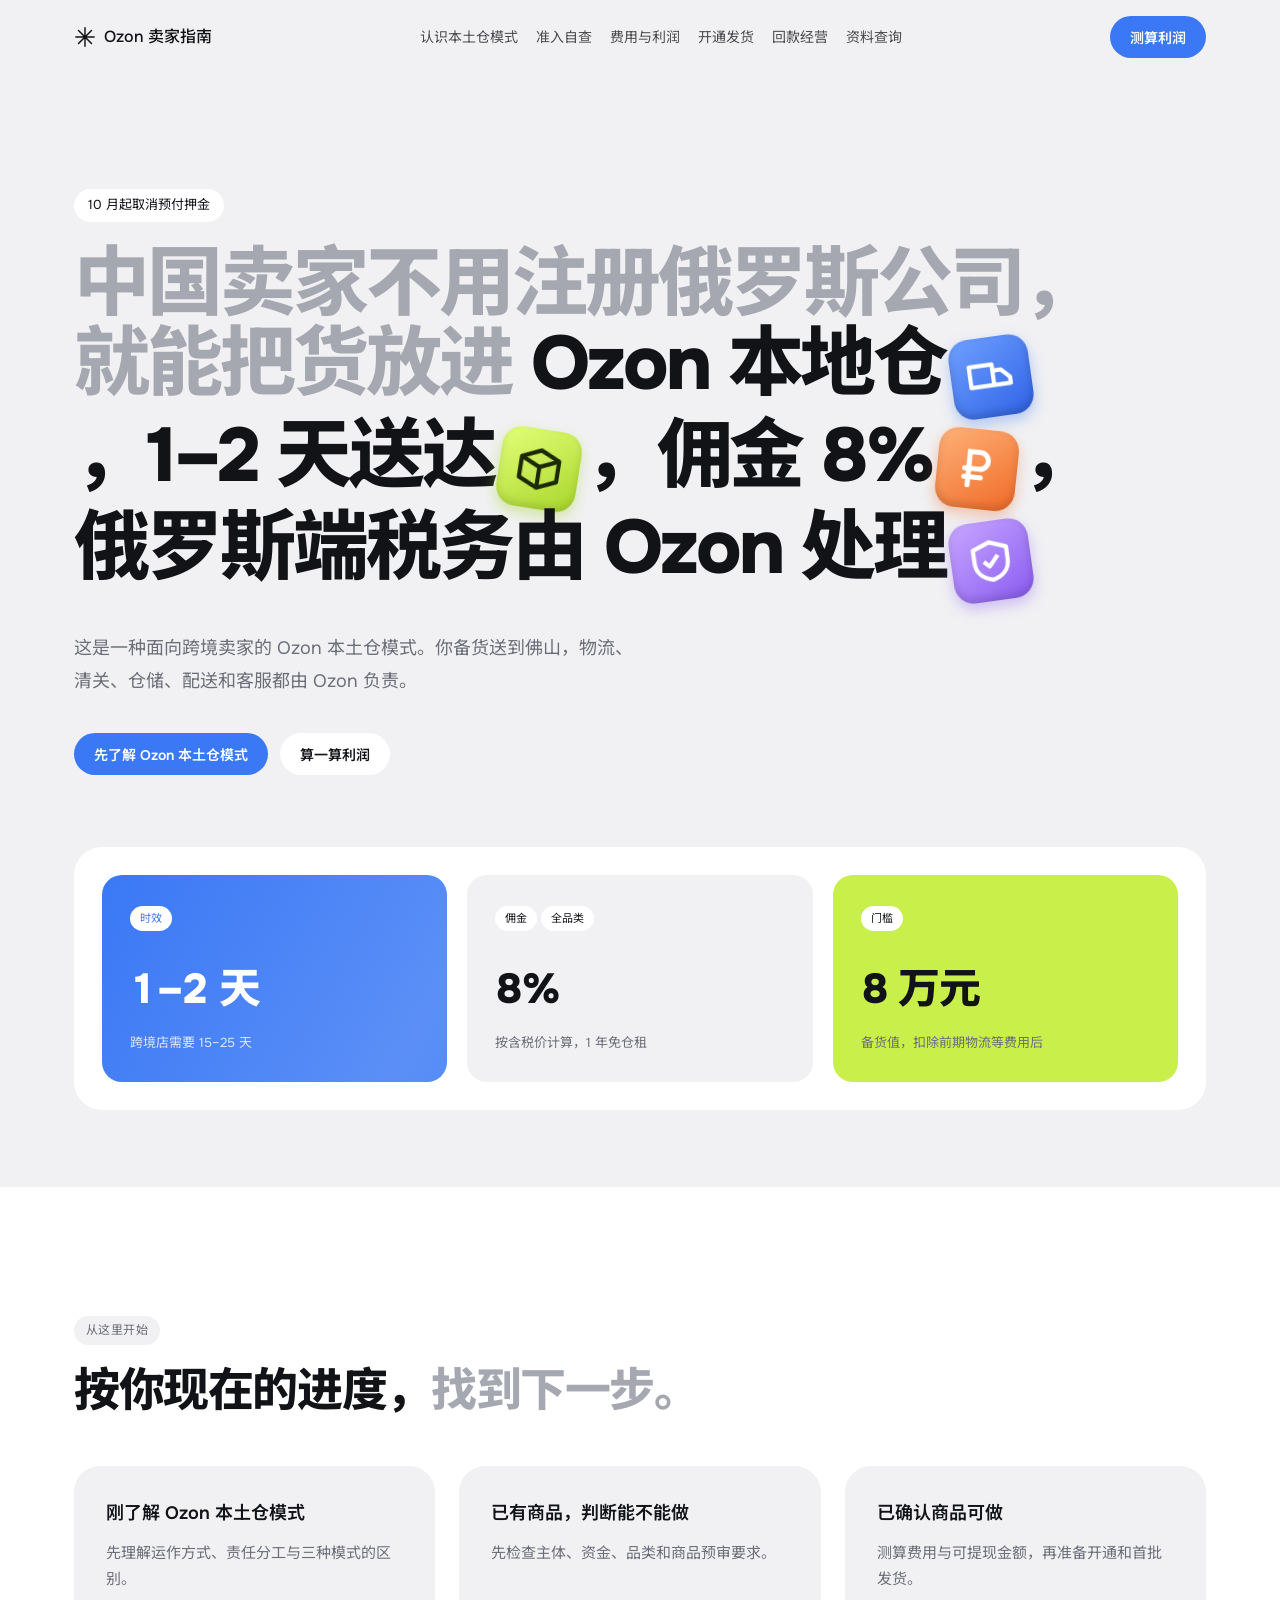
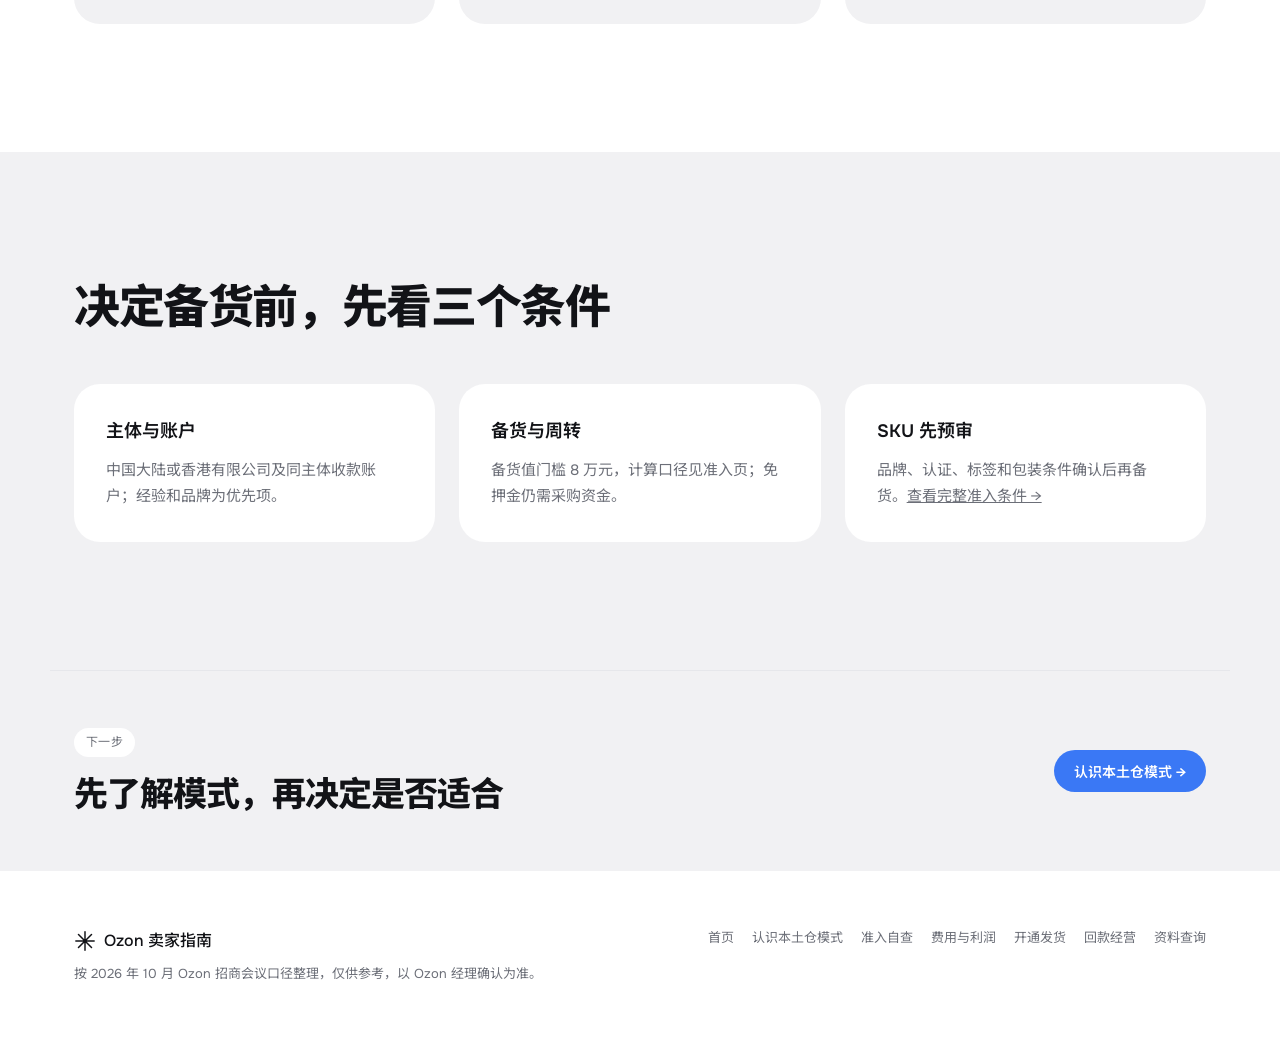
<file: index.html>
<!DOCTYPE html>
<html lang="zh-CN"><head><meta content="width=device-width,initial-scale=1,viewport-fit=cover" name="viewport"/><meta charset="utf-8"/><title>Ozon 卖家指南</title><meta content="cover" name="claude:viewport-fit-sides"/><link href="https://fonts.googleapis.com" rel="preconnect"/><link href="https://fonts.googleapis.com/css2?family=Instrument+Serif:ital@0;1&amp;family=Onest:wght@400;500;600;800&amp;family=Noto+Sans+SC:wght@400;500;700&amp;family=Noto+Serif+SC:wght@400;500&amp;display=swap" rel="stylesheet"/><link href="style.css" rel="stylesheet"/><link href="responsive.css" rel="stylesheet"/></head><body>




<header class="site"><div class="in"><a class="brand" href="index.html"><svg fill="none" stroke="currentColor" stroke-linecap="round" stroke-width="1.6" viewbox="0 0 24 24"><path d="M12 2v20M2 12h20M4.9 4.9l14.2 14.2M19.1 4.9 4.9 19.1"></path></svg>Ozon 卖家指南</a><nav class="menu"><a href="model.html">认识本土仓模式</a><a href="categories.html">准入自查</a><a href="calculator.html">费用与利润</a><a href="start.html">开通发货</a><a href="payout.html">回款经营</a><a href="resources.html">资料查询</a></nav><a class="btn" href="calculator.html">测算利润</a></div>
<div class="in mnav"><a href="model.html">认识本土仓模式</a><a href="categories.html">准入自查</a><a href="calculator.html">费用与利润</a><a href="start.html">开通发货</a><a href="payout.html">回款经营</a><a href="resources.html">资料查询</a></div></header>
<main>
<div class="in ihero">
<div class="badge">10 月起取消预付押金</div>
<h1>中国卖家不用注册俄罗斯公司，就能把货放进 <b>Ozon 本地仓</b><span class="ico b"><svg fill="none" stroke="#fff" stroke-linejoin="round" stroke-width="2" viewbox="0 0 24 24"><path d="M2 6h11v10H2zM13 9h4l4 4v3h-8z"></path></svg></span><b>，1–2 天送达</b><span class="ico l"><svg fill="none" stroke="#1b2a05" stroke-linejoin="round" stroke-width="2" viewbox="0 0 24 24"><path d="M3 7l9-4 9 4v10l-9 4-9-4z"></path><path d="M3 7l9 4 9-4M12 11v10"></path></svg></span><b>，佣金 8%</b><span class="ico o"><svg fill="none" stroke="#fff" stroke-linecap="round" stroke-width="2.4" viewbox="0 0 24 24"><path d="M8 20V4h5a4 4 0 0 1 0 8H6M6 16h8"></path></svg></span><b>，俄罗斯端税务由 Ozon 处理</b><span class="ico p"><svg fill="none" stroke="#fff" stroke-linejoin="round" stroke-width="2" viewbox="0 0 24 24"><path d="M12 3l8 3v6c0 5-3.5 8-8 9-4.5-1-8-4-8-9V6z"></path><path d="M8.5 12l2.5 2.5 4.5-5"></path></svg></span></h1>
<p>这是一种面向跨境卖家的 Ozon 本土仓模式。你备货送到佛山，物流、清关、仓储、配送和客服都由 Ozon 负责。</p>
<div class="cta"><a class="btn" href="model.html">先了解 Ozon 本土仓模式</a><a class="btn light" href="calculator.html">算一算利润</a></div>
<div class="mock">
<div class="m b"><span class="tag" style="color:var(--blue)">时效</span><div class="v num">1–2 天</div><p>跨境店需要 15–25 天</p></div>
<div class="m"><span class="tag">佣金</span><span class="tag">全品类</span><div class="v num">8%</div><p>按含税价计算，1 年免仓租</p></div>
<div class="m l"><span class="tag">门槛</span><div class="v num">8 万元</div><p>备货值，扣除前期物流等费用后</p></div>
</div></div>
<section class="soft"><div class="in">
<div class="eyebrow">从这里开始</div><h2 class="h2">按你现在的进度，<span>找到下一步。</span></h2>
<div class="grid g3" style="margin-top:28px"><a class="card" href="model.html" style="text-decoration:none"><h3>刚了解 Ozon 本土仓模式</h3><p>先理解运作方式、责任分工与三种模式的区别。</p></a><a class="card" href="categories.html" style="text-decoration:none"><h3>已有商品，判断能不能做</h3><p>先检查主体、资金、品类和商品预审要求。</p></a><a class="card" href="calculator.html" style="text-decoration:none"><h3>已确认商品可做</h3><p>测算费用与可提现金额，再准备开通和首批发货。</p></a></div></div></section><section class=""><div class="in"><h2 class="h2">决定备货前，先看三个条件</h2><div class="grid g3" style="margin-top:28px"><div class="card"><h3>主体与账户</h3><p>中国大陆或香港有限公司及同主体收款账户；经验和品牌为优先项。</p></div><div class="card"><h3>备货与周转</h3><p>备货值门槛 8 万元，计算口径见准入页；免押金仍需采购资金。</p></div><div class="card"><h3>SKU 先预审</h3><p>品牌、认证、标签和包装条件确认后再备货。<a href="categories.html">查看完整准入条件 →</a></p></div></div></div></section>
<div class="in next"><div><div class="eyebrow">下一步</div><div class="h2">先了解模式，再决定是否适合</div></div><a class="btn" href="model.html">认识本土仓模式 →</a></div></main>
<footer><div class="in"><div><a class="brand" href="index.html"><svg fill="none" stroke="currentColor" stroke-linecap="round" stroke-width="1.6" viewbox="0 0 24 24"><path d="M12 2v20M2 12h20M4.9 4.9l14.2 14.2M19.1 4.9 4.9 19.1"></path></svg>Ozon 卖家指南</a><p style="margin:8px 0 0">按 2026 年 10 月 Ozon 招商会议口径整理，仅供参考，以 Ozon 经理确认为准。</p></div><nav><a aria-current="page" href="index.html">首页</a><a href="model.html">认识本土仓模式</a><a href="categories.html">准入自查</a><a href="calculator.html">费用与利润</a><a href="start.html">开通发货</a><a href="payout.html">回款经营</a><a href="resources.html">资料查询</a></nav></div></footer>
<script defer="" src="motion.js"></script></body></html>
</file>
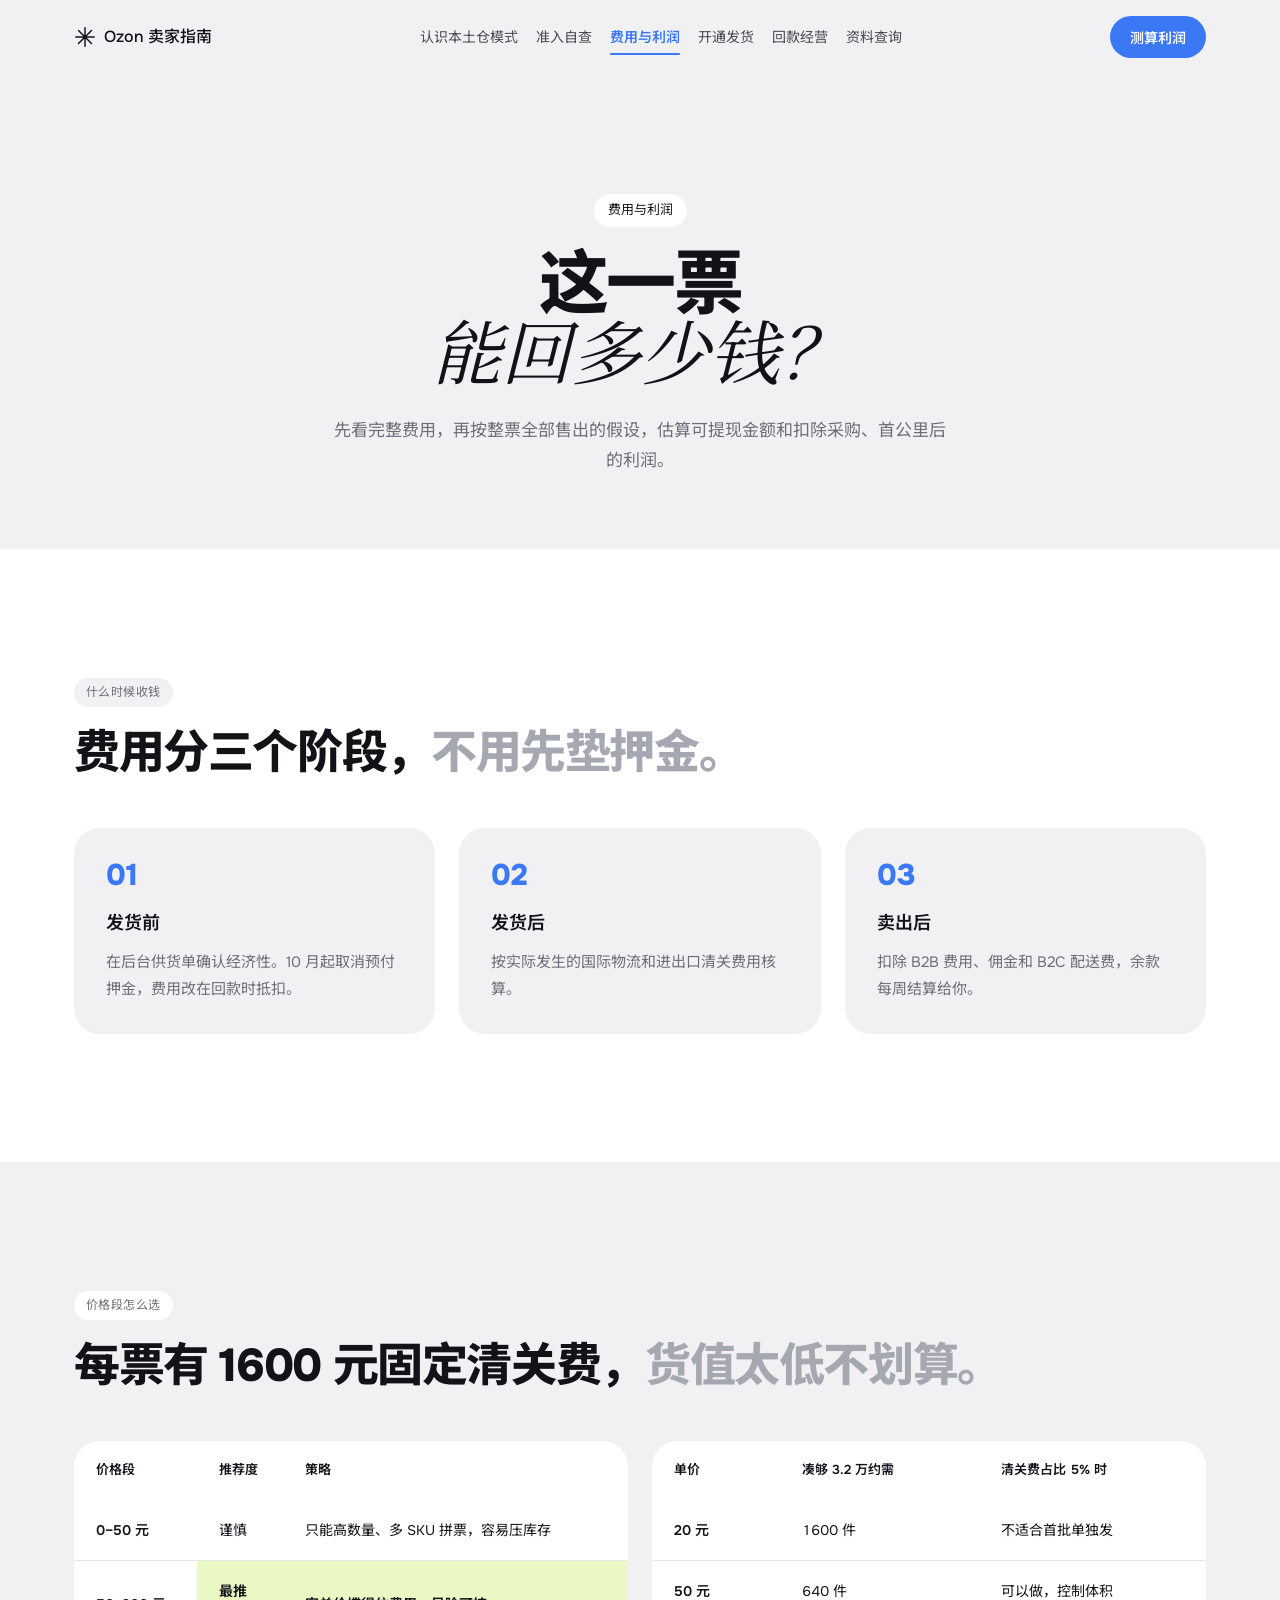
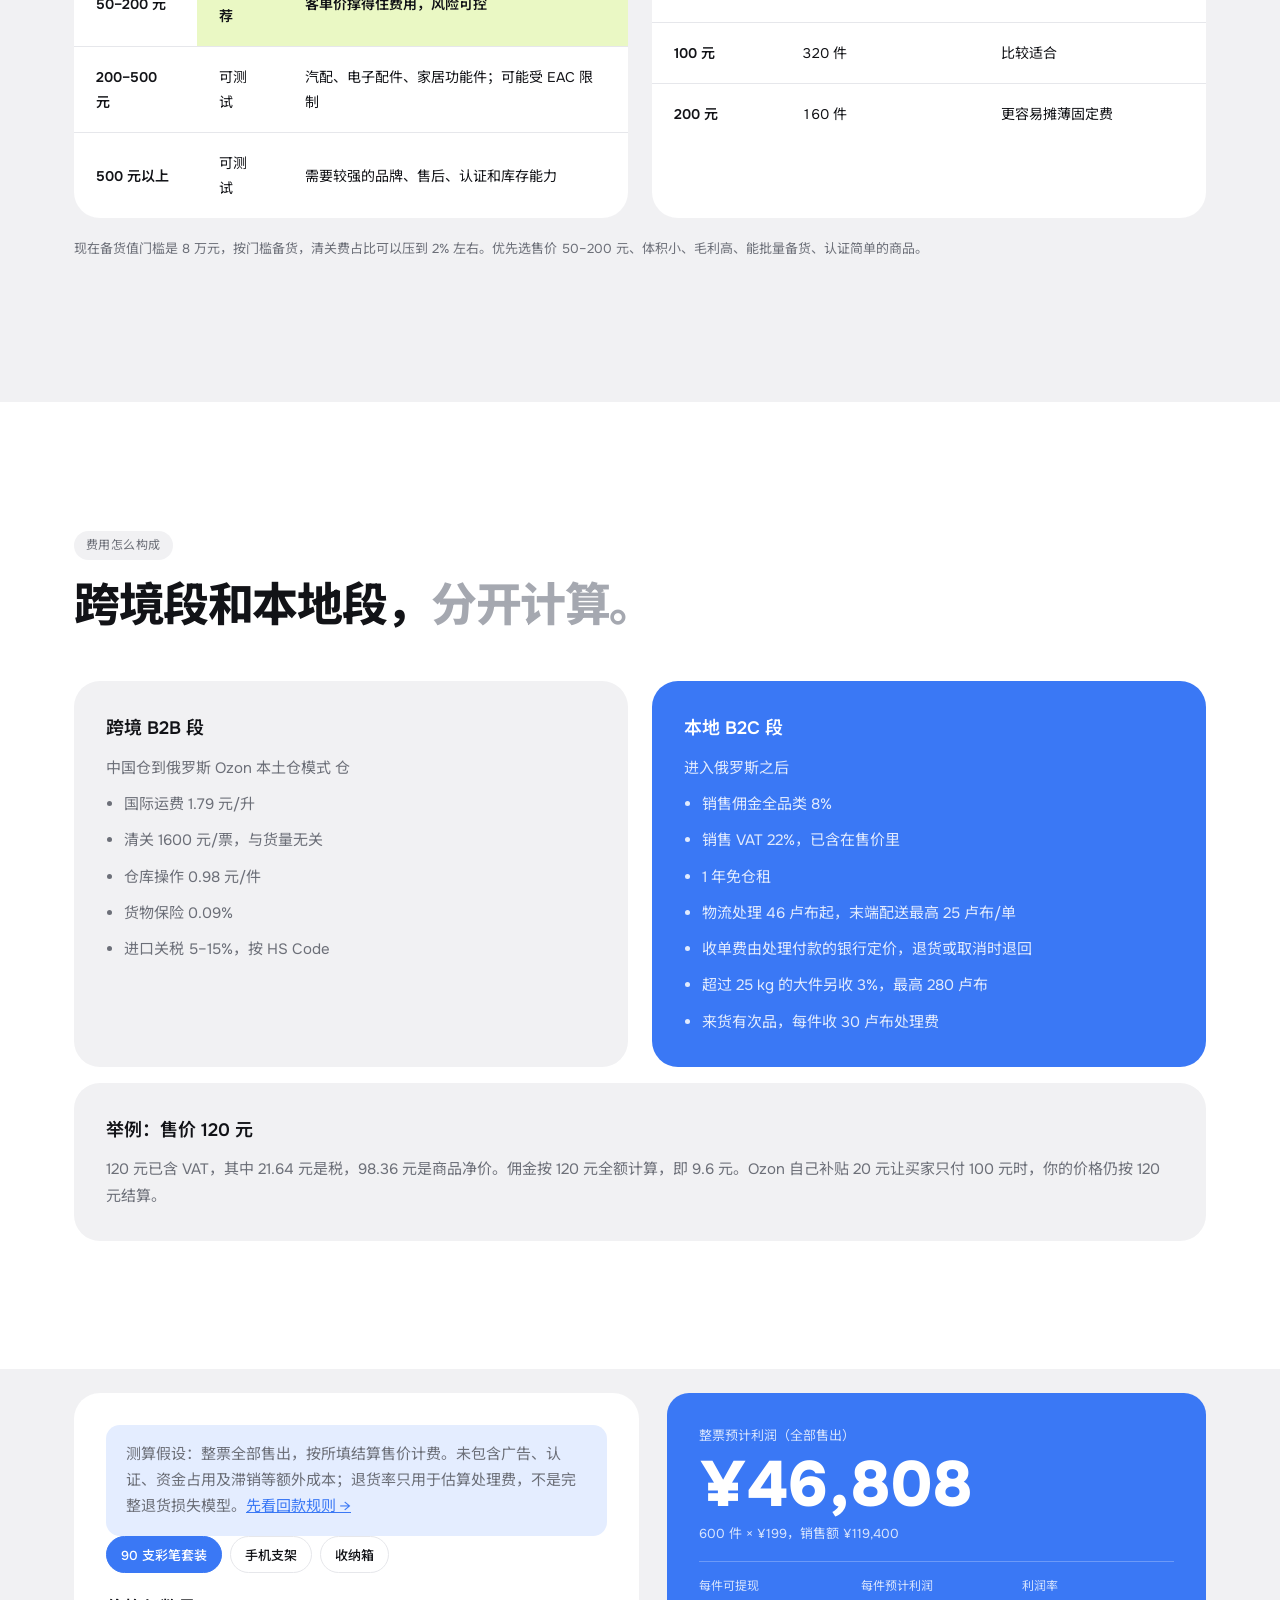
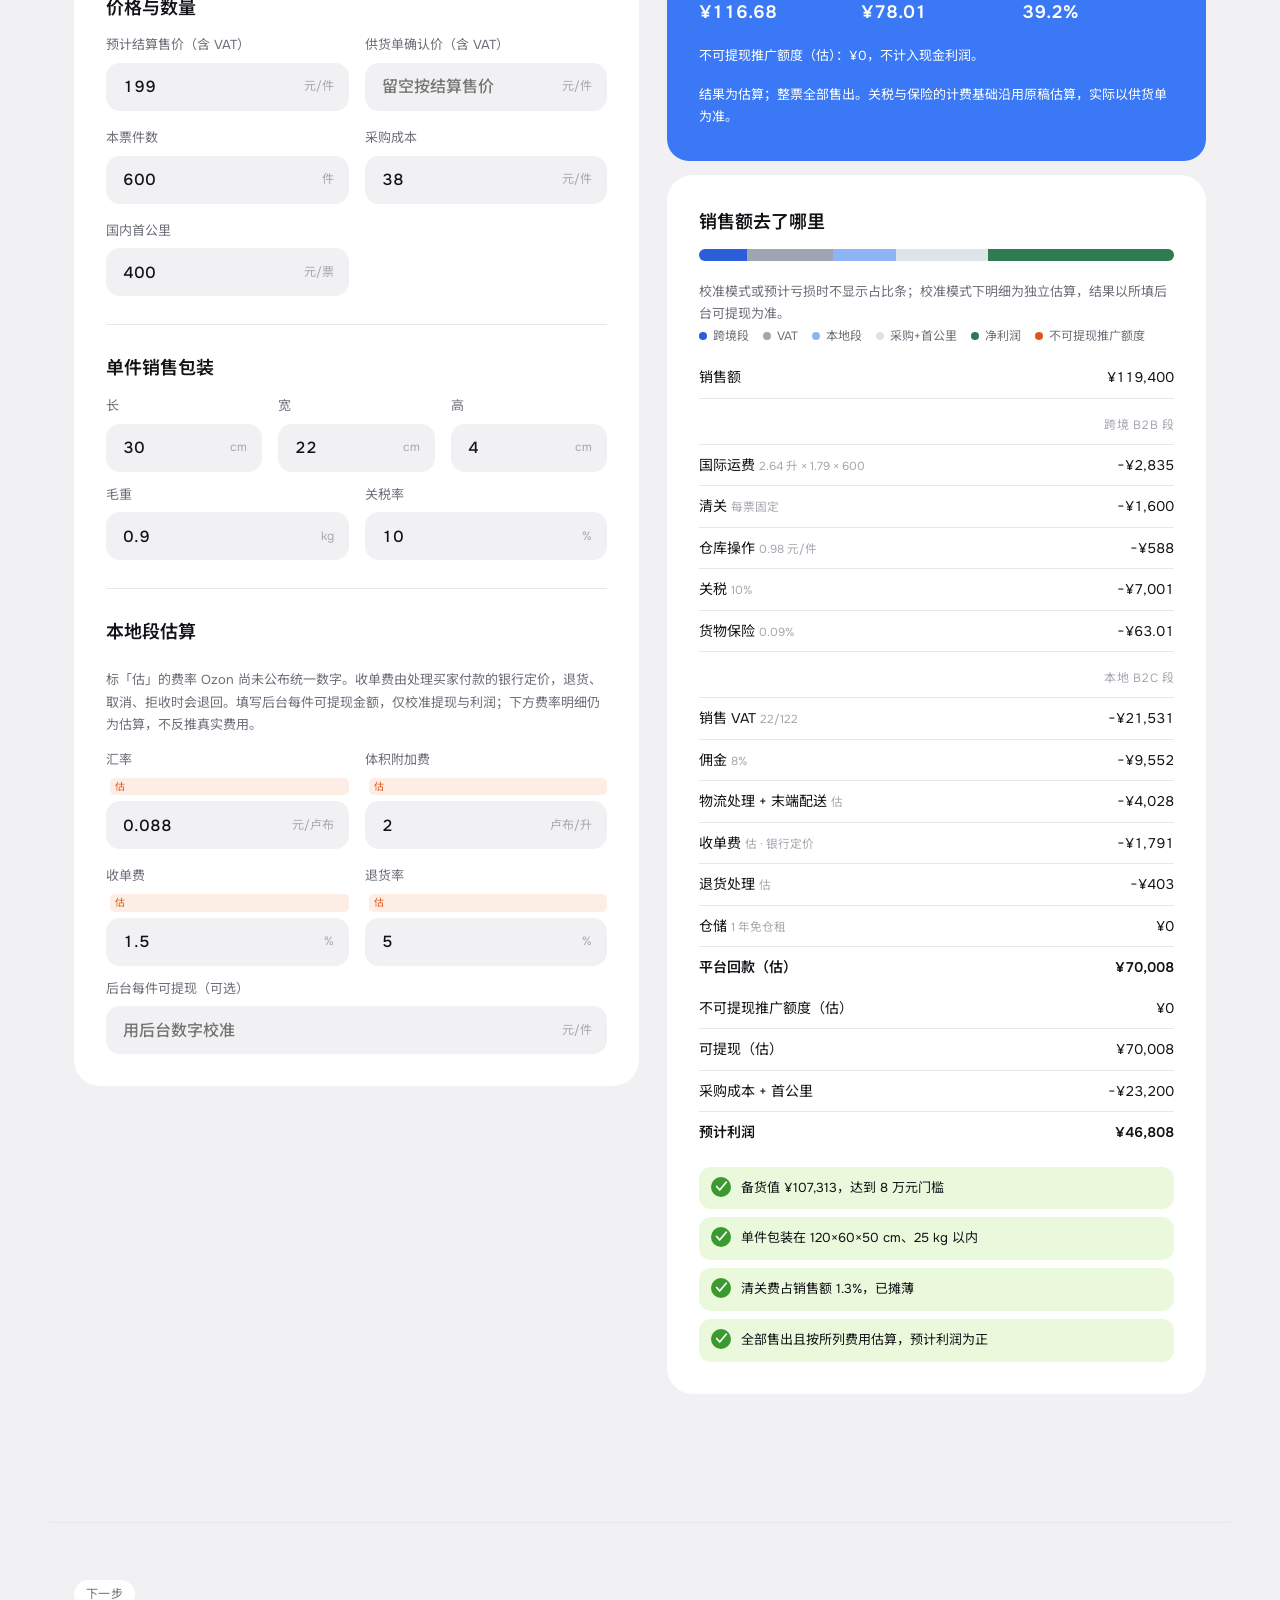
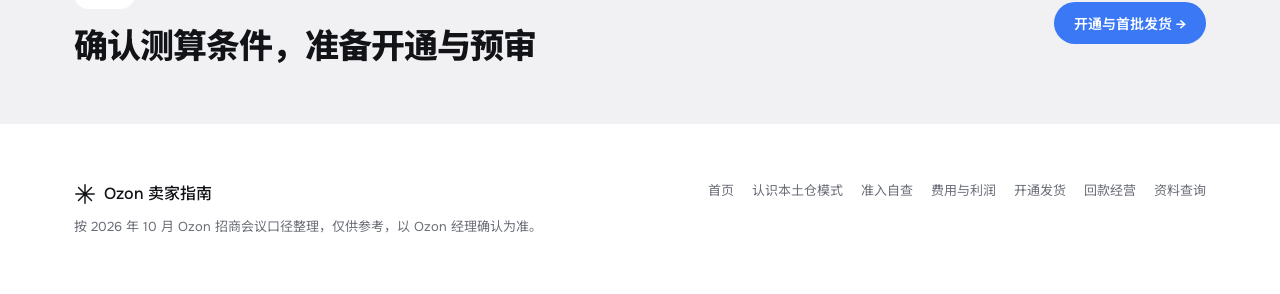
<file: calculator.html>
<!DOCTYPE html>
<html lang="zh-CN"><meta charset="utf-8"/><meta content="width=device-width,initial-scale=1,viewport-fit=cover" name="viewport"/>
<title>费用与利润 · Ozon 卖家指南</title>
<meta content="cover" name="claude:viewport-fit-sides"/>
<link href="https://fonts.googleapis.com" rel="preconnect"/>
<link href="https://fonts.googleapis.com/css2?family=Instrument+Serif:ital@0;1&amp;family=Onest:wght@400;500;600;800&amp;family=Noto+Sans+SC:wght@400;500;700&amp;family=Noto+Serif+SC:wght@400;500&amp;display=swap" rel="stylesheet"/>
<link href="style.css" rel="stylesheet"/>
<header class="site"><div class="in"><a class="brand" href="index.html"><svg fill="none" stroke="currentColor" stroke-linecap="round" stroke-width="1.6" viewbox="0 0 24 24"><path d="M12 2v20M2 12h20M4.9 4.9l14.2 14.2M19.1 4.9 4.9 19.1"></path></svg>Ozon 卖家指南</a><nav class="menu"><a href="model.html">认识本土仓模式</a><a href="categories.html">准入自查</a><a aria-current="page" href="calculator.html">费用与利润</a><a href="start.html">开通发货</a><a href="payout.html">回款经营</a><a href="resources.html">资料查询</a></nav><a class="btn" href="calculator.html">测算利润</a></div>
<div class="in mnav"><a href="model.html">认识本土仓模式</a><a href="categories.html">准入自查</a><a aria-current="page" href="calculator.html">费用与利润</a><a href="start.html">开通发货</a><a href="payout.html">回款经营</a><a href="resources.html">资料查询</a></div></header>
<main><div class="phead"><div class="arc" style="position:absolute;left:50%;transform:translateX(-50%);width:min(900px,140vw);aspect-ratio:2/1;border-radius:50% 50% 0 0/100% 100% 0 0;background:linear-gradient(180deg,var(--sky),rgba(232,239,253,0) 80%)"></div><div class="in"><div class="badge" style="position:relative;background:#fff">费用与利润</div><h1 class="serif">这一票<em>能回多少钱？</em></h1><p>先看完整费用，再按整票全部售出的假设，估算可提现金额和扣除采购、首公里后的利润。</p></div></div>
<section class="soft"><div class="in">
<div class="eyebrow">什么时候收钱</div><h2 class="h2">费用分三个阶段，<span>不用先垫押金。</span></h2>
<div class="grid g3" style="margin-top:28px">
<div class="card step"><div class="n">01</div><h3 style="margin-top:12px">发货前</h3><p>在后台供货单确认经济性。10 月起取消预付押金，费用改在回款时抵扣。</p></div>
<div class="card step"><div class="n">02</div><h3 style="margin-top:12px">发货后</h3><p>按实际发生的国际物流和进出口清关费用核算。</p></div>
<div class="card step"><div class="n">03</div><h3 style="margin-top:12px">卖出后</h3><p>扣除 B2B 费用、佣金和 B2C 配送费，余款每周结算给你。</p></div>
</div></div></section><section><div class="in">
<div class="eyebrow">价格段怎么选</div><h2 class="h2">每票有 1600 元固定清关费，<span>货值太低不划算。</span></h2>
<div class="split" style="margin-top:28px">
<div aria-label="数据表，可横向滚动查看完整内容" class="tbl" role="region" tabindex="0"><table style="min-width:420px"><thead><tr><th>价格段</th><th>推荐度</th><th>策略</th></tr></thead><tbody>
<tr><th>0–50 元</th><td>谨慎</td><td>只能高数量、多 SKU 拼票，容易压库存</td></tr>
<tr><th>50–200 元</th><td class="og">最推荐</td><td class="og">客单价撑得住费用，风险可控</td></tr>
<tr><th>200–500 元</th><td>可测试</td><td>汽配、电子配件、家居功能件；可能受 EAC 限制</td></tr>
<tr><th>500 元以上</th><td>可测试</td><td>需要较强的品牌、售后、认证和库存能力</td></tr></tbody></table></div>
<div aria-label="数据表，可横向滚动查看完整内容" class="tbl" role="region" tabindex="0"><table style="min-width:380px"><thead><tr><th>单价</th><th>凑够 3.2 万约需</th><th>清关费占比 5% 时</th></tr></thead><tbody>
<tr><th>20 元</th><td class="num">1600 件</td><td>不适合首批单独发</td></tr>
<tr><th>50 元</th><td class="num">640 件</td><td>可以做，控制体积</td></tr>
<tr><th>100 元</th><td class="num">320 件</td><td>比较适合</td></tr>
<tr><th>200 元</th><td class="num">160 件</td><td>更容易摊薄固定费</td></tr></tbody></table></div>
</div>
<p style="font-size:13px;color:var(--muted);margin-top:12px">现在备货值门槛是 8 万元，按门槛备货，清关费占比可以压到 2% 左右。优先选售价 50–200 元、体积小、毛利高、能批量备货、认证简单的商品。</p>
</div></section><section class="soft"><div class="in">
<div class="eyebrow">费用怎么构成</div><h2 class="h2">跨境段和本地段，<span>分开计算。</span></h2>
<div class="split" style="margin-top:28px">
<div class="card"><h3>跨境 B2B 段</h3><p style="margin-bottom:10px">中国仓到俄罗斯 Ozon 本土仓模式 仓</p><ul class="clean"><li>国际运费 1.79 元/升</li><li>清关 1600 元/票，与货量无关</li><li>仓库操作 0.98 元/件</li><li>货物保险 0.09%</li><li>进口关税 5–15%，按 HS Code</li></ul></div>
<div class="card panel-sky"><h3>本地 B2C 段</h3><p style="margin-bottom:10px">进入俄罗斯之后</p><ul class="clean"><li>销售佣金全品类 8%</li><li>销售 VAT 22%，已含在售价里</li><li>1 年免仓租</li><li>物流处理 46 卢布起，末端配送最高 25 卢布/单</li><li>收单费由处理付款的银行定价，退货或取消时退回</li><li>超过 25 kg 的大件另收 3%，最高 280 卢布</li><li>来货有次品，每件收 30 卢布处理费</li></ul></div>
</div>
<div class="card" style="margin-top:16px"><h3>举例：售价 120 元</h3><p>120 元已含 VAT，其中 21.64 元是税，98.36 元是商品净价。佣金按 120 元全额计算，即 9.6 元。Ozon 自己补贴 20 元让买家只付 100 元时，你的价格仍按 120 元结算。</p></div>
</div></section><section style="padding-top:20px"><div class="in"><div class="calc">
<div class="card form"><p class="input-error" hidden="" id="inputError" role="alert"></p><p class="assumptions">测算假设：整票全部售出，按所填结算售价计费。未包含广告、认证、资金占用及滞销等额外成本；退货率只用于估算处理费，不是完整退货损失模型。<a href="payout.html">先看回款规则 →</a></p>
<div aria-label="示例商品" class="presets" role="group"><button aria-pressed="true" class="pre" data-p="pen">90 支彩笔套装</button><button class="pre" data-p="stand">手机支架</button><button class="pre" data-p="box">收纳箱</button></div>
<div class="blk"><h3>价格与数量</h3><div class="fields"><label class="f" for="price">预计结算售价（含 VAT）<div class="ipt"><input id="price" inputmode="decimal" min="0.000001" required="" step="any" type="number"/><span>元/件</span></div></label><label class="f" for="confirmed">供货单确认价（含 VAT）<div class="ipt"><input id="confirmed" inputmode="decimal" min="0" placeholder="留空按结算售价" step="any" type="number"/><span>元/件</span></div></label><label class="f" for="qty">本票件数<div class="ipt"><input id="qty" inputmode="decimal" min="1" required="" step="1" type="number"/><span>件</span></div></label><label class="f" for="cost">采购成本<div class="ipt"><input id="cost" inputmode="decimal" min="0" required="" step="any" type="number"/><span>元/件</span></div></label><label class="f" for="first">国内首公里<div class="ipt"><input id="first" inputmode="decimal" min="0" required="" step="any" type="number"/><span>元/票</span></div></label></div></div>
<div class="blk"><h3>单件销售包装</h3><div class="fields t3"><label class="f" for="L">长<div class="ipt"><input id="L" inputmode="decimal" min="0.000001" required="" step="any" type="number"/><span>cm</span></div></label><label class="f" for="W">宽<div class="ipt"><input id="W" inputmode="decimal" min="0.000001" required="" step="any" type="number"/><span>cm</span></div></label><label class="f" for="H">高<div class="ipt"><input id="H" inputmode="decimal" min="0.000001" required="" step="any" type="number"/><span>cm</span></div></label></div><div class="fields" style="margin-top:12px"><label class="f" for="kg">毛重<div class="ipt"><input id="kg" inputmode="decimal" min="0.000001" required="" step="any" type="number"/><span>kg</span></div></label><label class="f" for="duty">关税率<div class="ipt"><input id="duty" inputmode="decimal" max="100" min="0" required="" step="any" type="number"/><span>%</span></div></label></div></div>
<div class="blk"><h3>本地段估算</h3><p style="margin:-6px 0 12px;font-size:13px;color:var(--muted)">标「估」的费率 Ozon 尚未公布统一数字。收单费由处理买家付款的银行定价，退货、取消、拒收时会退回。填写后台每件可提现金额，仅校准提现与利润；下方费率明细仍为估算，不反推真实费用。</p><div class="fields"><label class="f" for="rub">汇率<span class="est">估</span><div class="ipt"><input id="rub" inputmode="decimal" min="0.000001" required="" step="any" type="number"/><span>元/卢布</span></div></label><label class="f" for="volfee">体积附加费<span class="est">估</span><div class="ipt"><input id="volfee" inputmode="decimal" min="0" required="" step="any" type="number"/><span>卢布/升</span></div></label><label class="f" for="acq">收单费<span class="est">估</span><div class="ipt"><input id="acq" inputmode="decimal" max="100" min="0" required="" step="any" type="number"/><span>%</span></div></label><label class="f" for="ret">退货率<span class="est">估</span><div class="ipt"><input id="ret" inputmode="decimal" max="100" min="0" required="" step="any" type="number"/><span>%</span></div></label></div><div style="margin-top:12px"><label class="f" for="calib">后台每件可提现（可选）<div class="ipt"><input id="calib" inputmode="decimal" min="0" placeholder="用后台数字校准" step="any" type="number"/><span>元/件</span></div></label></div></div>
</div>
<div class="res">
<div class="head"><div class="k">整票预计利润（全部售出）</div><div class="big num" id="profit">—</div><div id="note" style="font-size:13px;color:var(--muted)">—</div>
<div class="row"><div><small>每件可提现</small><b class="num" id="perPay">—</b></div><div><small>每件预计利润</small><b class="num" id="perProfit">—</b></div><div><small>利润率</small><b class="num" id="margin">—</b></div></div><div aria-live="polite" class="credit-line" id="credit"></div><div class="credit-line" id="validity" role="status"></div></div>
<div class="card" style="margin-top:14px"><h3>销售额去了哪里</h3><div class="bar" id="bar"></div><p style="font-size:13px;color:var(--muted)">校准模式或预计亏损时不显示占比条；校准模式下明细为独立估算，结果以所填后台可提现为准。</p>
<div class="legend"><span style="--c:#2b5fd9">跨境段</span><span style="--c:#a0a6b1">VAT</span><span style="--c:#8fb4f5">本地段</span><span style="--c:#dfe3ea">采购+首公里</span><span style="--c:#2f7a52">净利润</span><span style="--c:#e0571c">不可提现推广额度</span></div>
<table class="fee" id="fee"></table><div class="checks" id="checks"></div></div>
</div></div></div></section>
<script src="settlement.js"></script><script>
const $=id=>document.getElementById(id);
const P={pen:{price:199,qty:600,cost:38,first:400,L:30,W:22,H:4,kg:.9,duty:10},stand:{price:59,qty:1500,cost:9,first:300,L:15,W:9,H:4,kg:.15,duty:8},box:{price:149,qty:600,cost:32,first:600,L:40,W:30,H:22,kg:1.6,duty:10}};
const D={rub:.088,volfee:2,acq:1.5,ret:5};for(const i in D)$(i).value=D[i];
const v=id=>Math.max(0,parseFloat($(id).value)||0);
const y=(n,d=0)=>(n<0?"−":"")+"¥"+Math.abs(n).toLocaleString("zh-CN",{minimumFractionDigits:d,maximumFractionDigits:d});
function load(k){$("confirmed").value="";$("calib").value="";const p=P[k];for(const i in p)$(i).value=p[i];document.querySelectorAll(".pre").forEach(c=>c.setAttribute("aria-pressed",c.dataset.p===k));run()}
function run(){
 const invalid=[...document.querySelectorAll('.form input')].some(el=>!el.checkValidity());
 $('inputError').hidden=!invalid;
 if(invalid){$('inputError').textContent='请补全有效数值：件数为正整数，金额、尺寸与重量须符合输入范围，百分比为 0–100。';
 $('profit').textContent='—';$('perPay').textContent='—';$('perProfit').textContent='—';$('margin').textContent='—';
 $('note').textContent='输入不完整，暂不显示测算结果';$('credit').textContent='';$('validity').textContent='';$('fee').innerHTML='';$('checks').innerHTML='';$('bar').innerHTML='';return;}

 const p=v("price"),n=Math.max(1,v("qty")),c=v("cost"),fk=v("first"),L=v("L"),W=v("W"),H=v("H"),kg=v("kg"),dr=v("duty")/100,rub=v("rub"),vf=v("volfee"),acq=v("acq")/100,ret=v("ret")/100;
 const lit=L*W*H/1000,S=p*n,vat=S*22/122,com=S*.08,ship=lit*1.79*n,clr=1600,wh=.98*n,lastU=(46+vf*lit+25)*rub,b2c=lastU*n,acqF=S*acq,retF=ret*n*lastU*2;
 let pay=S*.5,ins=0,dut=0;for(let k=0;k<6;k++){ins=pay*.0009;dut=pay*dr;pay=S-vat-com-ship-clr-wh-ins-dut-b2c-acqF-retF}
 const b2b=ship+clr+wh+ins+dut,local=com+b2c+acqF+retF;
 const confirmed=$('confirmed').value.trim()===''?p:v('confirmed');
 const settled=settlement(p,confirmed,pay/n),credit=settled.credit*n;
 const calibrated=$('calib').value.trim()!=='';const cal=v('calib'),use=calibrated?cal*n:settled.cash*n;
 const profit=use-c*n-fk,stock=S-b2b;
 $('credit').textContent=`不可提现推广额度（估）：${y(credit)}，不计入现金利润。`;
 $('validity').textContent='结果为估算；整票全部售出。关税与保险的计费基础沿用原稿估算，实际以供货单为准。';
 $("profit").textContent=y(profit);
 $("note").textContent=calibrated?`按后台可提现 ${y(cal,2)}/件 校准，估算可提现为 ${y(settled.cash,2)}/件`:`${n} 件 × ${y(p)}，销售额 ${y(S)}`;
 $("perPay").textContent=y(use/n,2);$("perProfit").textContent=y(profit/n,2);$("margin").textContent=S?(profit/S*100).toFixed(1)+"%":"—";
 const sg=[[credit,"#e0571c"],[b2b,"#2b5fd9"],[vat,"#a0a6b1"],[local,"#8fb4f5"],[c*n+fk,"#dfe3ea"],[Math.max(0,profit),"#2f7a52"]],t=sg.reduce((a,s)=>a+s[0],0)||1;
 $("bar").hidden=calibrated||profit<0; $("bar").innerHTML=sg.map(s=>`<i style="width:${s[0]/t*100}%;background:${s[1]}"></i>`).join("");
 const r=(a,b,m="")=>`<tr><td>${a}${m?` <small>${m}</small>`:""}</td><td>${b}</td></tr>`;
 $("fee").innerHTML=r("销售额",y(S))+`<tr class="h"><td colspan="2">跨境 B2B 段</td></tr>`+r("国际运费",y(-ship),`${lit.toFixed(2)} 升 × 1.79 × ${n}`)+r("清关",y(-clr),"每票固定")+r("仓库操作",y(-wh),"0.98 元/件")+r("关税",y(-dut),v("duty")+"%")+r("货物保险",y(-ins,2),"0.09%")+`<tr class="h"><td colspan="2">本地 B2C 段</td></tr>`+r("销售 VAT",y(-vat),"22/122")+r("佣金",y(-com),"8%")+r("物流处理 + 末端配送",y(-b2c),"估")+r("收单费",y(-acqF),"估 · 银行定价")+r("退货处理",y(-retF),"估")+r("仓储",y(0),"1 年免仓租")+`<tr class="t"><td>平台回款（估）</td><td>${y(pay)}</td></tr>`+r("不可提现推广额度（估）",y(-credit))+r("可提现（估）",y(settled.cash*n))+(calibrated?r("后台校准可提现",y(use),"费用明细仍为估算"):"")+r("采购成本 + 首公里",y(-(c*n+fk)))+`<tr class="t"><td>预计利润</td><td>${y(profit)}</td></tr>`;
 const sz=[L,W,H].sort((a,b)=>b-a),okSz=sz[0]<=120&&sz[1]<=60&&sz[2]<=50&&kg<=25,sh=clr/S*100,ck=[
 [stock>=80000,stock>=80000?`备货值 ${y(stock)}，达到 8 万元门槛`:`备货值 ${y(stock)}，还差 ${y(80000-stock)}，约再加 ${Math.ceil((80000-stock)/Math.max(1,stock/n))} 件`],
 [okSz,okSz?"单件包装在 120×60×50 cm、25 kg 以内":"单件包装超出投递点上限，先和经理确认"],
 [sh<=5,`清关费占销售额 ${sh.toFixed(1)}%${sh<=5?"，已摊薄":"，偏高，建议多拼 SKU"}`],
 [profit>0,profit>0?"全部售出且按所列费用估算，预计利润为正":"预计利润不为正，先核对费用、定价和成本"]];
 $("checks").innerHTML=ck.map(([o,tx])=>`<div class="chk${o?"":" bad"}"><b>${o?"✓":"!"}</b><span>${tx}</span></div>`).join("");
}
document.querySelectorAll(".pre").forEach(b=>b.addEventListener("click",()=>load(b.dataset.p)));
document.querySelectorAll(".form input").forEach(i=>i.addEventListener("input",run));
load("pen");
</script>
<div class="in next"><div><div class="eyebrow">下一步</div><div class="h2">确认测算条件，准备开通与预审</div></div><a class="btn" href="start.html">开通与首批发货 →</a></div></main>
<footer><div class="in"><div><a class="brand" href="index.html"><svg fill="none" stroke="currentColor" stroke-linecap="round" stroke-width="1.6" viewbox="0 0 24 24"><path d="M12 2v20M2 12h20M4.9 4.9l14.2 14.2M19.1 4.9 4.9 19.1"></path></svg>Ozon 卖家指南</a><p style="margin:8px 0 0">按 2026 年 10 月 Ozon 招商会议口径整理，仅供参考，以 Ozon 经理确认为准。</p></div><nav><a href="index.html">首页</a><a href="model.html">认识本土仓模式</a><a href="categories.html">准入自查</a><a aria-current="page" href="calculator.html">费用与利润</a><a href="start.html">开通发货</a><a href="payout.html">回款经营</a><a href="resources.html">资料查询</a></nav></div></footer>
<script defer="" src="motion.js"></script></html><link href="responsive.css" rel="stylesheet"/>
</file>
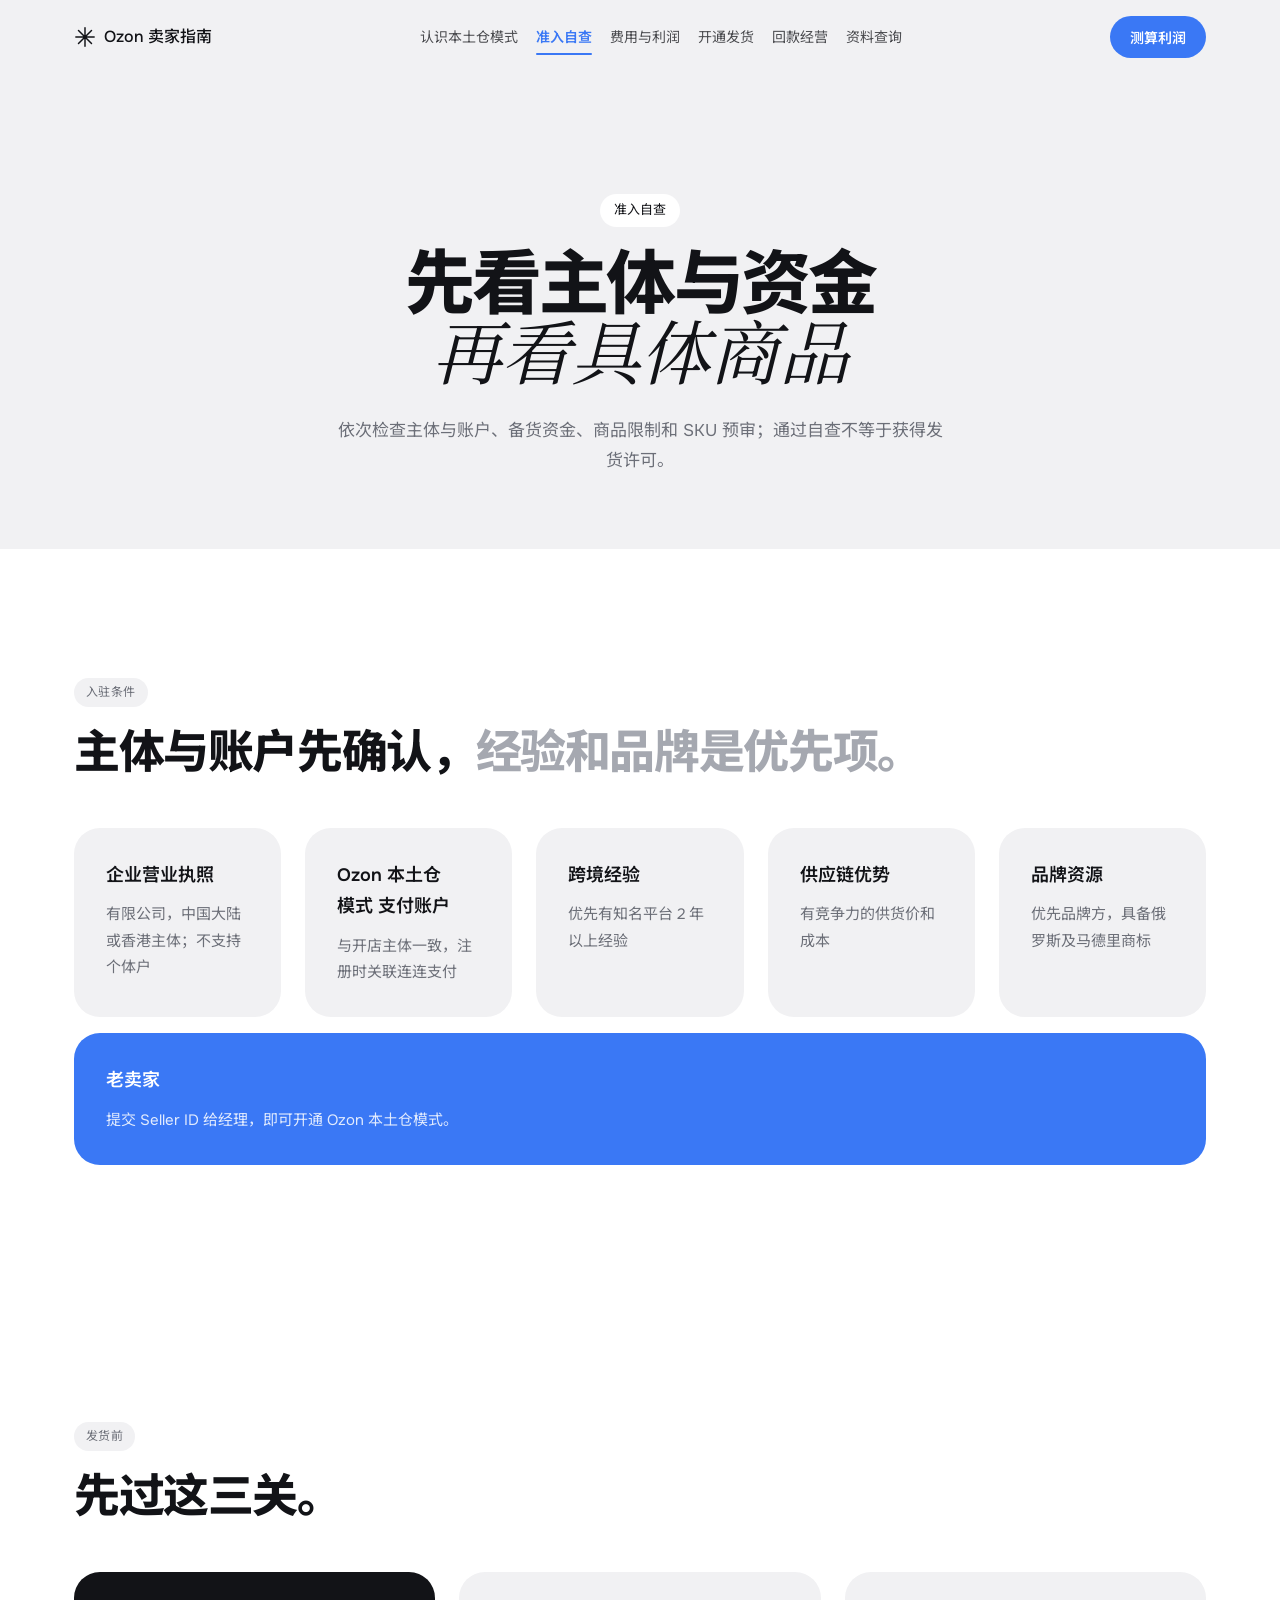
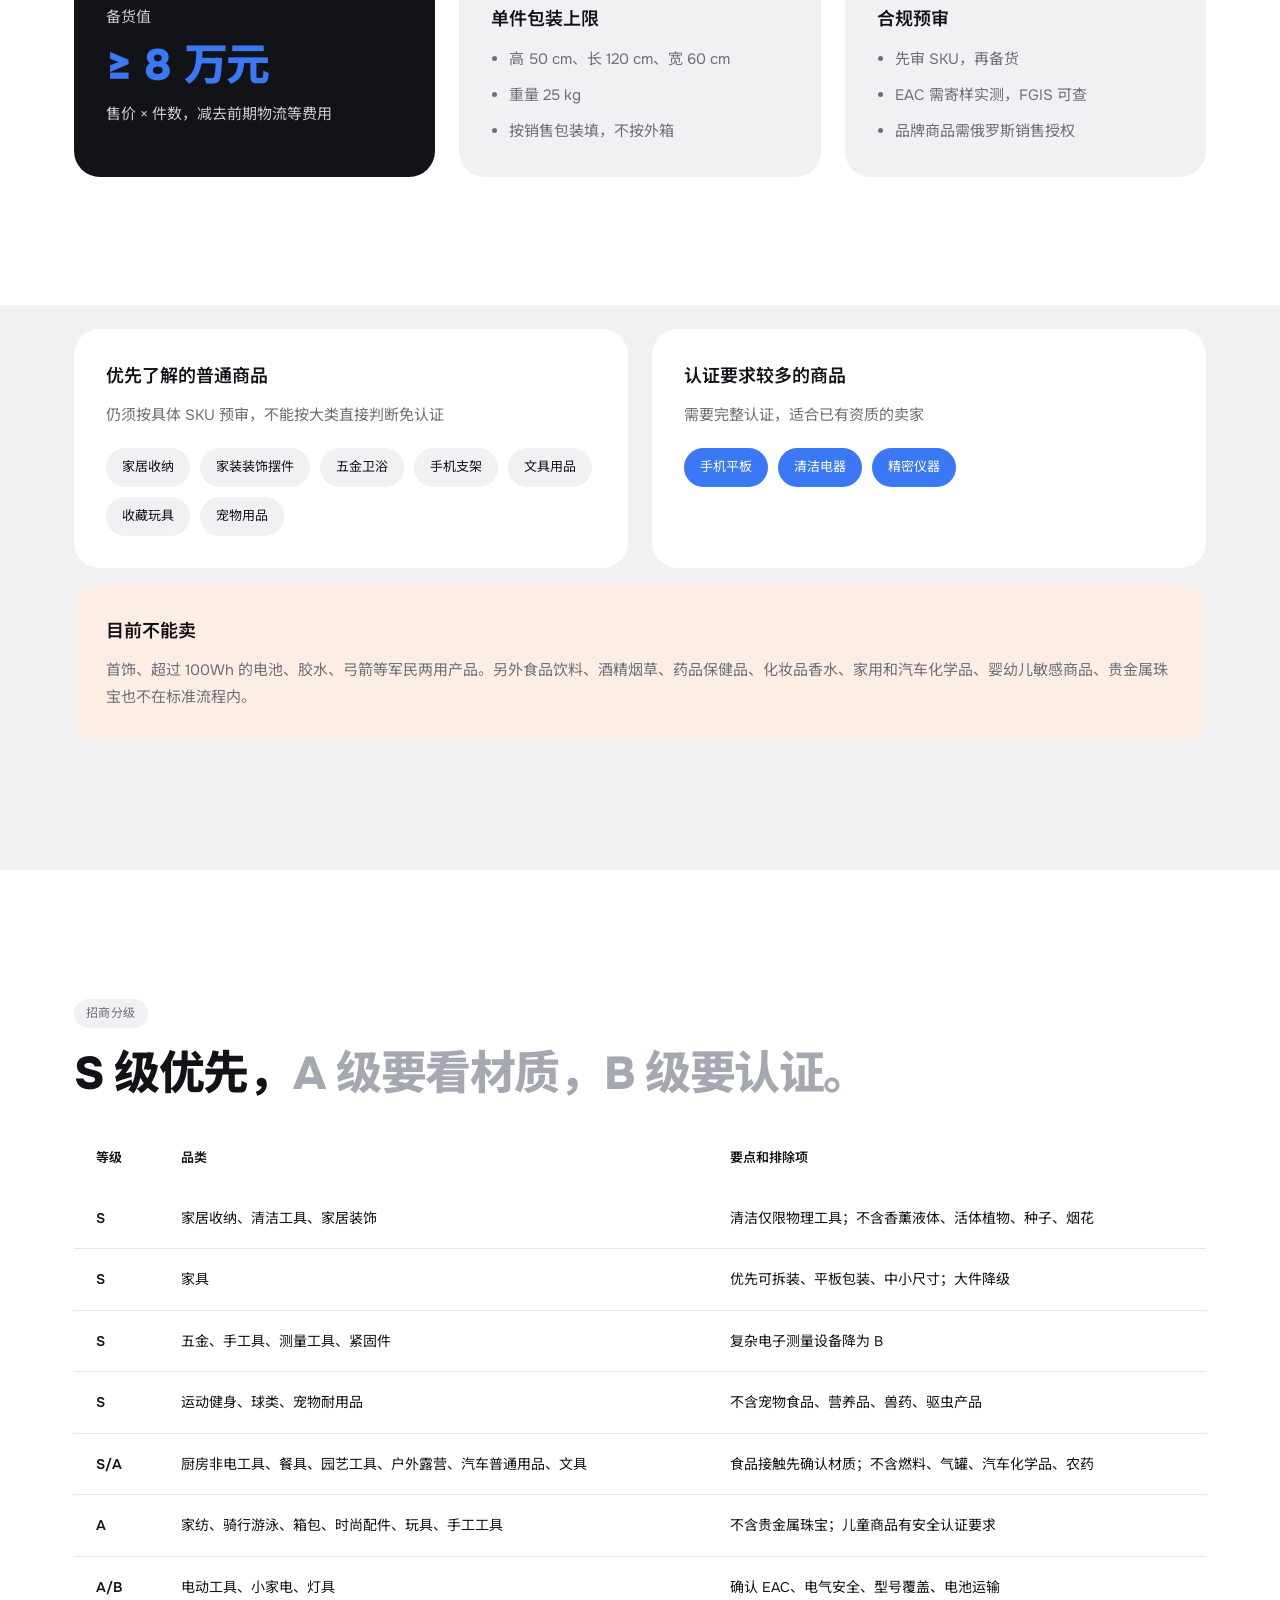
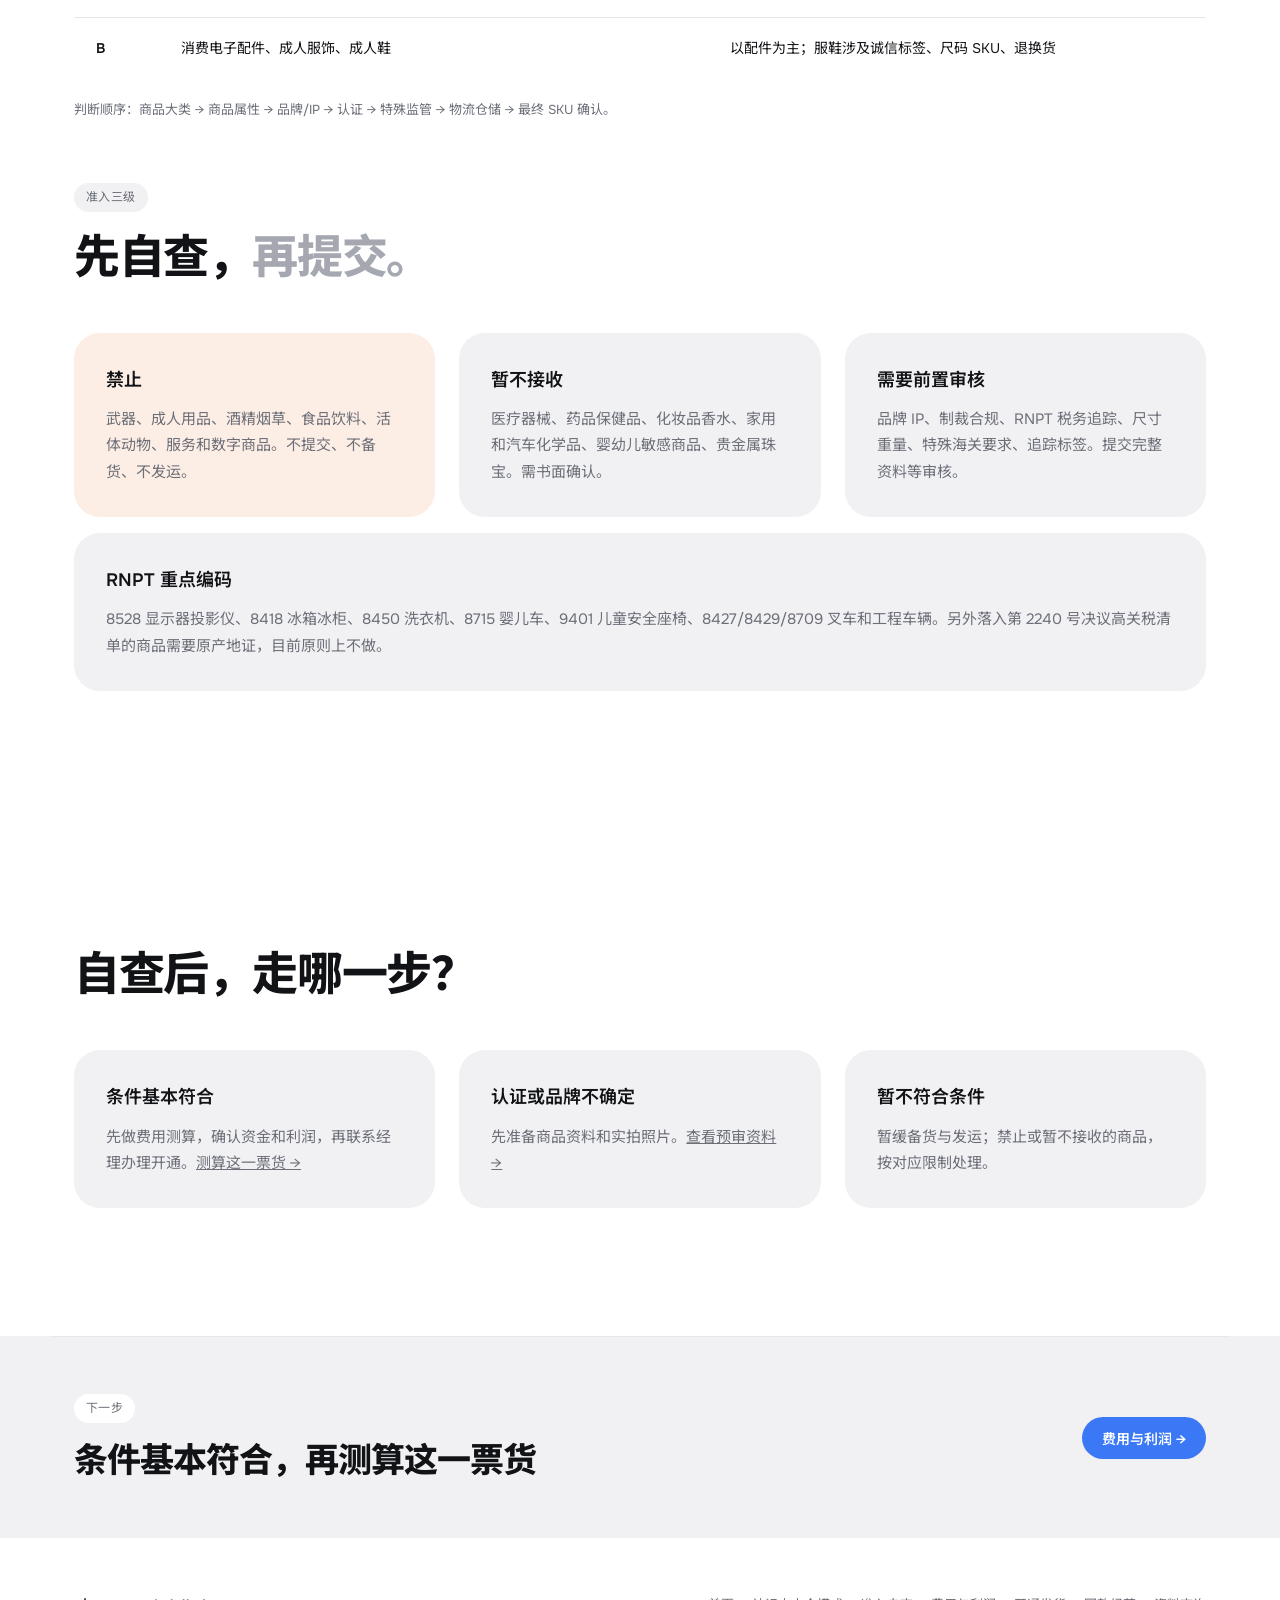
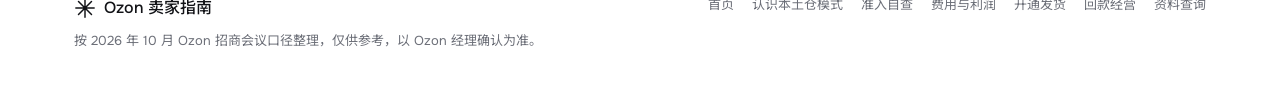
<file: categories.html>
<!DOCTYPE html>
<html lang="zh-CN"><meta charset="utf-8"/><meta content="width=device-width,initial-scale=1,viewport-fit=cover" name="viewport"/>
<title>Ozon 本土仓模式 准入自查</title>
<meta content="cover" name="claude:viewport-fit-sides"/>
<link href="https://fonts.googleapis.com" rel="preconnect"/>
<link href="https://fonts.googleapis.com/css2?family=Instrument+Serif:ital@0;1&amp;family=Onest:wght@400;500;600;800&amp;family=Noto+Sans+SC:wght@400;500;700&amp;family=Noto+Serif+SC:wght@400;500&amp;display=swap" rel="stylesheet"/>
<link href="style.css" rel="stylesheet"/>
<header class="site"><div class="in"><a class="brand" href="index.html"><svg fill="none" stroke="currentColor" stroke-linecap="round" stroke-width="1.6" viewbox="0 0 24 24"><path d="M12 2v20M2 12h20M4.9 4.9l14.2 14.2M19.1 4.9 4.9 19.1"></path></svg>Ozon 卖家指南</a><nav class="menu"><a href="model.html">认识本土仓模式</a><a aria-current="page" href="categories.html">准入自查</a><a href="calculator.html">费用与利润</a><a href="start.html">开通发货</a><a href="payout.html">回款经营</a><a href="resources.html">资料查询</a></nav><a class="btn" href="calculator.html">测算利润</a></div>
<div class="in mnav"><a href="model.html">认识本土仓模式</a><a aria-current="page" href="categories.html">准入自查</a><a href="calculator.html">费用与利润</a><a href="start.html">开通发货</a><a href="payout.html">回款经营</a><a href="resources.html">资料查询</a></div></header>
<main><div class="phead"><div class="arc" style="position:absolute;left:50%;transform:translateX(-50%);width:min(900px,140vw);aspect-ratio:2/1;border-radius:50% 50% 0 0/100% 100% 0 0;background:linear-gradient(180deg,var(--sky),rgba(232,239,253,0) 80%)"></div><div class="in"><div class="badge" style="position:relative;background:#fff">准入自查</div><h1 class="serif">先看主体与资金<em>再看具体商品</em></h1><p>依次检查主体与账户、备货资金、商品限制和 SKU 预审；通过自查不等于获得发货许可。</p></div></div><section class="soft"><div class="in">
<div class="eyebrow">入驻条件</div><h2 class="h2">主体与账户先确认，<span>经验和品牌是优先项。</span></h2>
<div class="grid g5" style="margin-top:28px">
<div class="card"><h3>企业营业执照</h3><p>有限公司，中国大陆或香港主体；不支持个体户</p></div>
<div class="card"><h3>Ozon 本土仓模式 支付账户</h3><p>与开店主体一致，注册时关联连连支付</p></div>
<div class="card"><h3>跨境经验</h3><p>优先有知名平台 2 年以上经验</p></div>
<div class="card"><h3>供应链优势</h3><p>有竞争力的供货价和成本</p></div>
<div class="card"><h3>品牌资源</h3><p>优先品牌方，具备俄罗斯及马德里商标</p></div>
</div>
<div class="card panel-sky" style="margin-top:16px"><h3>老卖家</h3><p>提交 Seller ID 给经理，即可开通 Ozon 本土仓模式。</p></div>
</div></section><section class="soft"><div class="in">
<div class="eyebrow">发货前</div><h2 class="h2">先过这三关。</h2>
<div class="grid g3" style="margin-top:28px">
<div class="card" style="background:var(--ink);color:#fff;border:0"><p style="color:#c9cdd4">备货值</p><div class="big num">≥ 8 万元</div><p style="color:#c9cdd4">售价 × 件数，减去前期物流等费用</p></div>
<div class="card"><h3>单件包装上限</h3><ul class="clean"><li>高 50 cm、长 120 cm、宽 60 cm</li><li>重量 25 kg</li><li>按销售包装填，不按外箱</li></ul></div>
<div class="card"><h3>合规预审</h3><ul class="clean"><li>先审 SKU，再备货</li><li>EAC 需寄样实测，FGIS 可查</li><li>品牌商品需俄罗斯销售授权</li></ul></div>
</div></div></section>
<section style="padding-top:20px"><div class="in">
<div class="split">
<div class="card"><h3>优先了解的普通商品</h3><p>仍须按具体 SKU 预审，不能按大类直接判断免认证</p><div class="chips"><span>家居收纳</span><span>家装装饰摆件</span><span>五金卫浴</span><span>手机支架</span><span>文具用品</span><span>收藏玩具</span><span>宠物用品</span></div></div>
<div class="card"><h3>认证要求较多的商品</h3><p>需要完整认证，适合已有资质的卖家</p><div class="chips dark"><span>手机平板</span><span>清洁电器</span><span>精密仪器</span></div></div>
</div>
<div class="card" style="margin-top:16px;background:var(--warn-soft);border:0"><h3>目前不能卖</h3><p>首饰、超过 100Wh 的电池、胶水、弓箭等军民两用产品。另外食品饮料、酒精烟草、药品保健品、化妆品香水、家用和汽车化学品、婴幼儿敏感商品、贵金属珠宝也不在标准流程内。</p></div>
</div></section>


<section class="soft"><div class="in">
<div class="eyebrow">招商分级</div><h2 class="h2">S 级优先，<span>A 级要看材质，B 级要认证。</span></h2>
<div aria-label="数据表，可横向滚动查看完整内容" class="tbl" role="region" style="margin-top:28px" tabindex="0"><table><thead><tr><th>等级</th><th>品类</th><th>要点和排除项</th></tr></thead><tbody>
<tr><th>S</th><td>家居收纳、清洁工具、家居装饰</td><td>清洁仅限物理工具；不含香薰液体、活体植物、种子、烟花</td></tr>
<tr><th>S</th><td>家具</td><td>优先可拆装、平板包装、中小尺寸；大件降级</td></tr>
<tr><th>S</th><td>五金、手工具、测量工具、紧固件</td><td>复杂电子测量设备降为 B</td></tr>
<tr><th>S</th><td>运动健身、球类、宠物耐用品</td><td>不含宠物食品、营养品、兽药、驱虫产品</td></tr>
<tr><th>S/A</th><td>厨房非电工具、餐具、园艺工具、户外露营、汽车普通用品、文具</td><td>食品接触先确认材质；不含燃料、气罐、汽车化学品、农药</td></tr>
<tr><th>A</th><td>家纺、骑行游泳、箱包、时尚配件、玩具、手工工具</td><td>不含贵金属珠宝；儿童商品有安全认证要求</td></tr>
<tr><th>A/B</th><td>电动工具、小家电、灯具</td><td>确认 EAC、电气安全、型号覆盖、电池运输</td></tr>
<tr><th>B</th><td>消费电子配件、成人服饰、成人鞋</td><td>以配件为主；服鞋涉及诚信标签、尺码 SKU、退换货</td></tr>
</tbody></table></div>
<p style="font-size:13px;color:var(--muted);margin-top:12px">判断顺序：商品大类 → 商品属性 → 品牌/IP → 认证 → 特殊监管 → 物流仓储 → 最终 SKU 确认。</p>
<div class="eyebrow" style="margin-top:48px">准入三级</div><h2 class="h2">先自查，<span>再提交。</span></h2>
<div class="grid g3" style="margin-top:28px">
<div class="card" style="background:var(--warn-soft)"><h3>禁止</h3><p>武器、成人用品、酒精烟草、食品饮料、活体动物、服务和数字商品。不提交、不备货、不发运。</p></div>
<div class="card"><h3>暂不接收</h3><p>医疗器械、药品保健品、化妆品香水、家用和汽车化学品、婴幼儿敏感商品、贵金属珠宝。需书面确认。</p></div>
<div class="card"><h3>需要前置审核</h3><p>品牌 IP、制裁合规、RNPT 税务追踪、尺寸重量、特殊海关要求、追踪标签。提交完整资料等审核。</p></div>
</div>
<div class="card" style="margin-top:16px"><h3>RNPT 重点编码</h3><p>8528 显示器投影仪、8418 冰箱冰柜、8450 洗衣机、8715 婴儿车、9401 儿童安全座椅、8427/8429/8709 叉车和工程车辆。另外落入第 2240 号决议高关税清单的商品需要原产地证，目前原则上不做。</p></div>
</div></section>
<section class="soft"><div class="in"><h2 class="h2">自查后，走哪一步？</h2><div class="grid g3" style="margin-top:28px"><div class="card"><h3>条件基本符合</h3><p>先做费用测算，确认资金和利润，再联系经理办理开通。<a href="calculator.html">测算这一票货 →</a></p></div><div class="card"><h3>认证或品牌不确定</h3><p>先准备商品资料和实拍照片。<a href="compliance.html">查看预审资料 →</a></p></div><div class="card"><h3>暂不符合条件</h3><p>暂缓备货与发运；禁止或暂不接收的商品，按对应限制处理。</p></div></div></div></section><div class="in next"><div><div class="eyebrow">下一步</div><div class="h2">条件基本符合，再测算这一票货</div></div><a class="btn" href="calculator.html">费用与利润 →</a></div></main>
<footer><div class="in"><div><a class="brand" href="index.html"><svg fill="none" stroke="currentColor" stroke-linecap="round" stroke-width="1.6" viewbox="0 0 24 24"><path d="M12 2v20M2 12h20M4.9 4.9l14.2 14.2M19.1 4.9 4.9 19.1"></path></svg>Ozon 卖家指南</a><p style="margin:8px 0 0">按 2026 年 10 月 Ozon 招商会议口径整理，仅供参考，以 Ozon 经理确认为准。</p></div><nav><a href="index.html">首页</a><a href="model.html">认识本土仓模式</a><a aria-current="page" href="categories.html">准入自查</a><a href="calculator.html">费用与利润</a><a href="start.html">开通发货</a><a href="payout.html">回款经营</a><a href="resources.html">资料查询</a></nav></div></footer>
<script defer="" src="motion.js"></script></html><link href="responsive.css" rel="stylesheet"/>
</file>
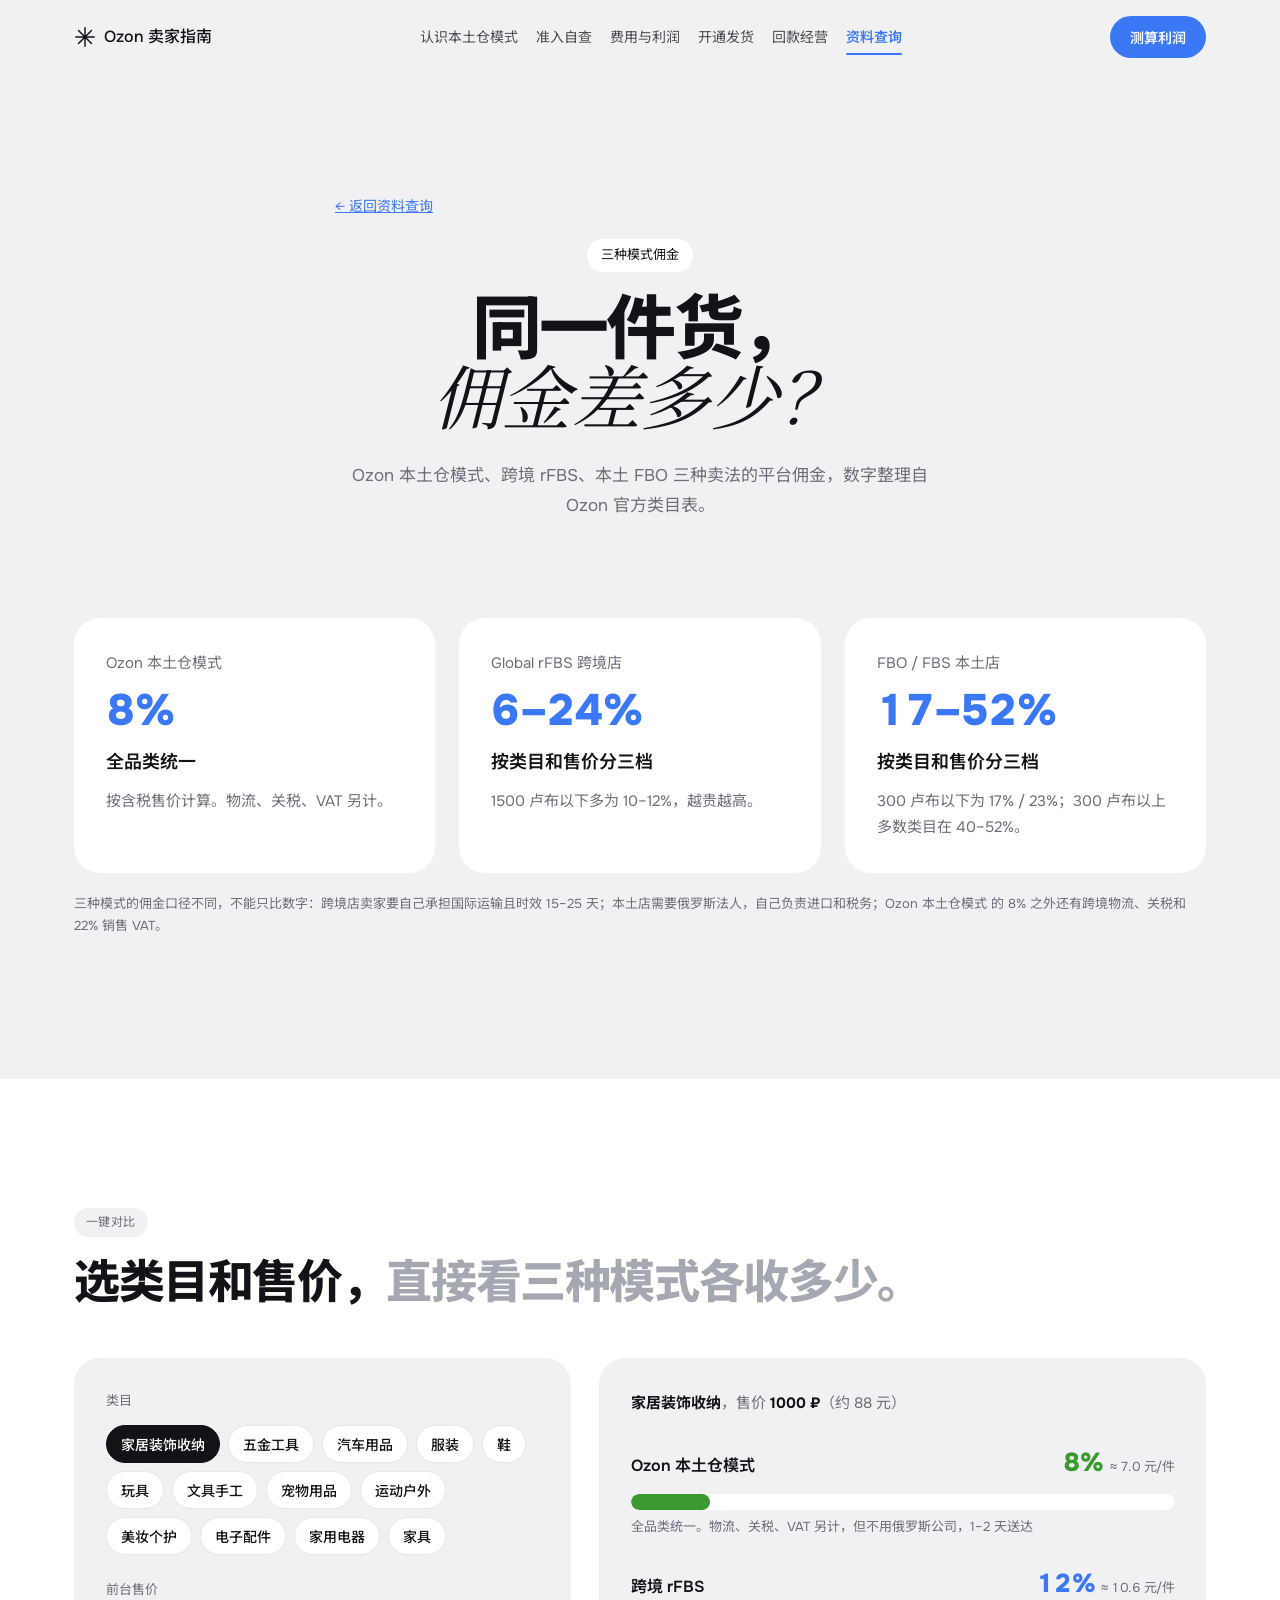
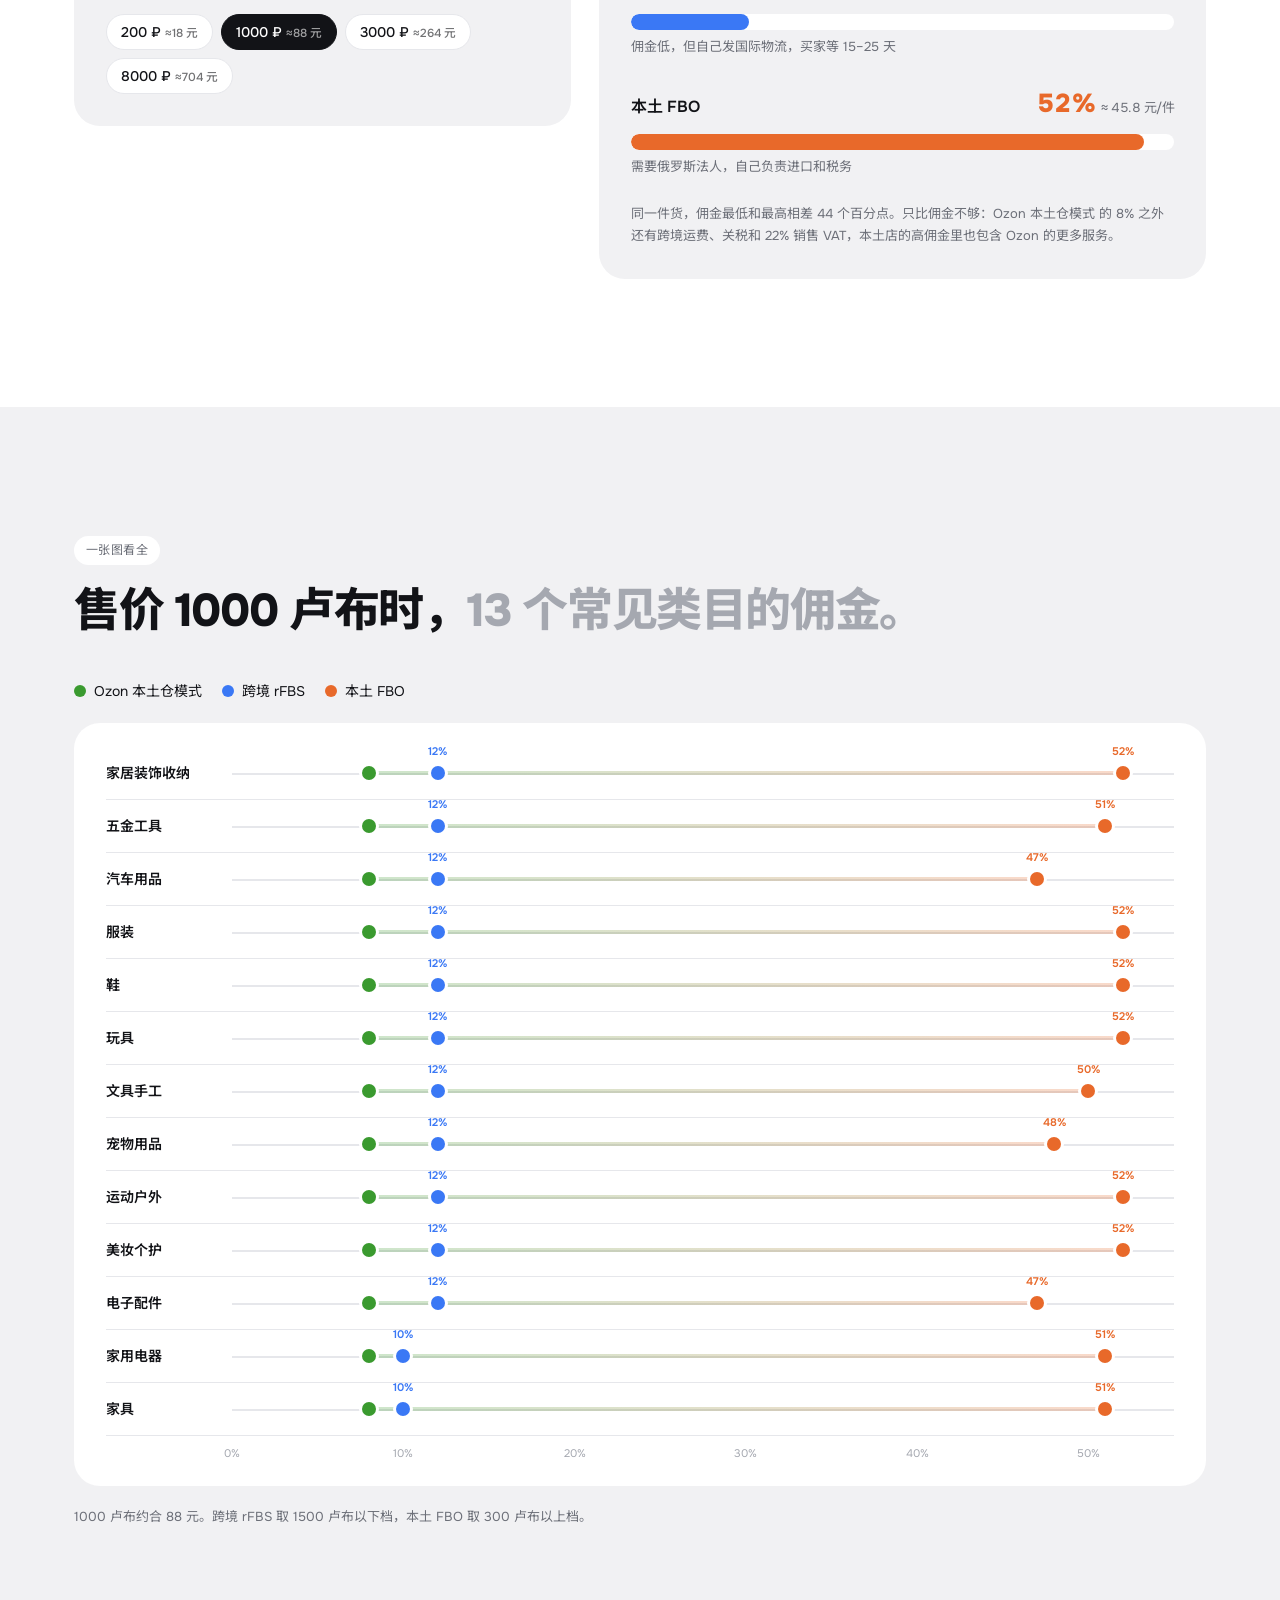
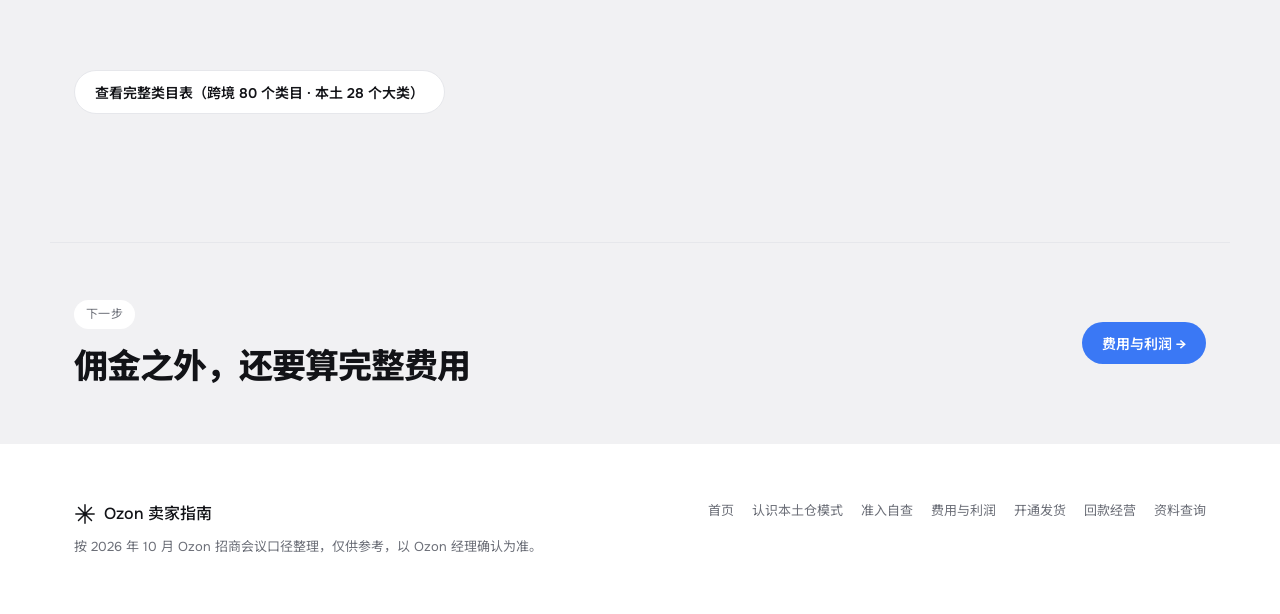
<file: commission.html>
<!DOCTYPE html>
<html lang="zh-CN"><meta charset="utf-8"/><meta content="width=device-width,initial-scale=1,viewport-fit=cover" name="viewport"/>
<title>Ozon 三种模式佣金</title>
<meta content="cover" name="claude:viewport-fit-sides"/>
<link href="https://fonts.googleapis.com" rel="preconnect"/>
<link href="https://fonts.googleapis.com/css2?family=Instrument+Serif:ital@0;1&amp;family=Onest:wght@400;500;600;800&amp;family=Noto+Sans+SC:wght@400;500;700&amp;family=Noto+Serif+SC:wght@400;500&amp;display=swap" rel="stylesheet"/>
<link href="style.css" rel="stylesheet"/>
<header class="site"><div class="in"><a class="brand" href="index.html"><svg fill="none" stroke="currentColor" stroke-linecap="round" stroke-width="1.6" viewbox="0 0 24 24"><path d="M12 2v20M2 12h20M4.9 4.9l14.2 14.2M19.1 4.9 4.9 19.1"></path></svg>Ozon 卖家指南</a><nav class="menu"><a href="model.html">认识本土仓模式</a><a href="categories.html">准入自查</a><a href="calculator.html">费用与利润</a><a href="start.html">开通发货</a><a href="payout.html">回款经营</a><a aria-current="page" href="resources.html">资料查询</a></nav><a class="btn" href="calculator.html">测算利润</a></div>
<div class="in mnav"><a href="model.html">认识本土仓模式</a><a href="categories.html">准入自查</a><a href="calculator.html">费用与利润</a><a href="start.html">开通发货</a><a href="payout.html">回款经营</a><a aria-current="page" href="resources.html">资料查询</a></div></header>
<main><div class="phead"><div class="arc" style="position:absolute;left:50%;transform:translateX(-50%);width:min(900px,140vw);aspect-ratio:2/1;border-radius:50% 50% 0 0/100% 100% 0 0;background:linear-gradient(180deg,var(--sky),rgba(232,239,253,0) 80%)"></div><div class="in"><p class="back-link"><a href="resources.html">← 返回资料查询</a></p><div class="badge" style="position:relative;background:#fff">三种模式佣金</div><h1 class="serif">同一件货，<em>佣金差多少？</em></h1><p>Ozon 本土仓模式、跨境 rFBS、本土 FBO 三种卖法的平台佣金，数字整理自 Ozon 官方类目表。</p></div></div>
<section style="padding-top:20px"><div class="in">
<div class="grid g3">
<div class="card"><p>Ozon 本土仓模式</p><div class="big num">8%</div><h3>全品类统一</h3><p>按含税售价计算。物流、关税、VAT 另计。</p></div>
<div class="card"><p>Global rFBS 跨境店</p><div class="big num">6–24%</div><h3>按类目和售价分三档</h3><p>1500 卢布以下多为 10–12%，越贵越高。</p></div>
<div class="card"><p>FBO / FBS 本土店</p><div class="big num">17–52%</div><h3>按类目和售价分三档</h3><p>300 卢布以下为 17% / 23%；300 卢布以上多数类目在 40–52%。</p></div>
</div>
<p style="font-size:13px;color:var(--muted);margin-top:20px">三种模式的佣金口径不同，不能只比数字：跨境店卖家要自己承担国际运输且时效 15–25 天；本土店需要俄罗斯法人，自己负责进口和税务；Ozon 本土仓模式 的 8% 之外还有跨境物流、关税和 22% 销售 VAT。</p>
</div></section>
<section class="soft"><div class="in">
<div class="eyebrow">一键对比</div><h2 class="h2">选类目和售价，<span>直接看三种模式各收多少。</span></h2>
<div class="cmp" id="cmp">
<div class="cmp-pick">
<div class="cmp-lbl">类目</div>
<div aria-label="类目" class="cmp-chips" id="cmpCat" role="group"></div>
<div class="cmp-lbl" style="margin-top:24px">前台售价</div>
<div aria-label="售价" class="cmp-chips" id="cmpPrice" role="group"></div>
</div>
<div class="cmp-out">
<div class="cmp-head"><span id="cmpTitle"></span></div>
<div class="cmp-rows" id="cmpRows"></div>
<p class="cmp-note" id="cmpNote"></p>
</div>
</div>
</div></section>
<section><div class="in">
<div class="eyebrow">一张图看全</div><h2 class="h2">售价 1000 卢布时，<span>13 个常见类目的佣金。</span></h2>
<div class="dot-legend"><span style="--c:#3a9a2f">Ozon 本土仓模式</span><span style="--c:#3a78f5">跨境 rFBS</span><span style="--c:#e8692a">本土 FBO</span></div>
<div class="dots" id="dots"></div>
<p style="font-size:13px;color:var(--muted);margin-top:20px">1000 卢布约合 88 元。跨境 rFBS 取 1500 卢布以下档，本土 FBO 取 300 卢布以上档。</p>
</div></section>
<section style="padding-top:0"><div class="in"><button aria-expanded="false" class="btn light" id="fullBtn" style="border:1px solid var(--line)" type="button">查看完整类目表（跨境 80 个类目 · 本土 28 个大类）</button></div></section>
<section class="soft fullsec" hidden=""><div class="in">
<div class="eyebrow">Global rFBS 跨境店</div><h2 class="h2">80 个类目，<span>按售价分三档。</span></h2>
<p style="color:var(--muted);margin-top:16px;max-width:680px">远邻国家卖家的服务费不含俄罗斯 VAT。佣金按下单当天汇率换算成卢布判断档位，表中为最高费率，不含地区和推广系数。自 2025 年 12 月 1 日起适用。</p>
<label class="f" for="q1" style="margin-top:28px;max-width:360px"><div class="ipt" style="background:#fff"><input id="q1" placeholder="搜索类目，如 玩具、厨房" type="search"/><span>筛选</span></div></label>
<div aria-label="数据表，可横向滚动查看完整内容" class="tbl" role="region" style="margin-top:20px;max-height:640px;overflow:auto" tabindex="0"><table id="t1"><thead><tr><th>类目</th><th>大类</th><th>≤1500 ₽</th><th>1500–5000 ₽</th><th>&gt;5000 ₽</th></tr></thead><tbody><tr data-q="药房商品药店"><th>药店</th><td>药房商品</td><td class="num">12%</td><td class="num">14%</td><td class="num">18%</td></tr><tr data-q="药房商品矫形用品"><th>矫形用品</th><td>药房商品</td><td class="num">12%</td><td class="num">17%</td><td class="num">17%</td></tr><tr data-q="药房商品成人用品"><th>成人用品</th><td>药房商品</td><td class="num">12%</td><td class="num">14%</td><td class="num">21%</td></tr><tr data-q="药房商品辅助药品"><th>辅助药品</th><td>药房商品</td><td class="num">12%</td><td class="num">15%</td><td class="num">15%</td></tr><tr data-q="药房商品电子烟及加热系统配件"><th>电子烟及加热系统配件</th><td>药房商品</td><td class="num">12%</td><td class="num">24%</td><td class="num">24%</td></tr><tr data-q="药房商品维生素和膳食补充剂"><th>维生素和膳食补充剂</th><td>药房商品</td><td class="num">12%</td><td class="num">18%</td><td class="num">18%</td></tr><tr data-q="家居与汽车用品装饰、清洁与储物"><th>装饰、清洁与储物</th><td>家居与汽车用品</td><td class="num">12%</td><td class="num">14%</td><td class="num">18%</td></tr><tr data-q="家居与汽车用品住宅和花园"><th>住宅和花园</th><td>家居与汽车用品</td><td class="num">12%</td><td class="num">14%</td><td class="num">20%</td></tr><tr data-q="家居与汽车用品汽车用品"><th>汽车用品</th><td>家居与汽车用品</td><td class="num">12%</td><td class="num">17%</td><td class="num">17%</td></tr><tr data-q="家居与汽车用品手动工具和测量仪器"><th>手动工具和测量仪器</th><td>家居与汽车用品</td><td class="num">12%</td><td class="num">17%</td><td class="num">17%</td></tr><tr data-q="家居与汽车用品建筑和装修"><th>建筑和装修</th><td>家居与汽车用品</td><td class="num">12%</td><td class="num">18%</td><td class="num">18%</td></tr><tr data-q="家居与汽车用品康复设备"><th>康复设备</th><td>家居与汽车用品</td><td class="num">12%</td><td class="num">14%</td><td class="num">17%</td></tr><tr data-q="家居与汽车用品重型建筑"><th>重型建筑</th><td>家居与汽车用品</td><td class="num">11%</td><td class="num">11%</td><td class="num">11%</td></tr><tr data-q="家居与汽车用品儿童餐具"><th>儿童餐具</th><td>家居与汽车用品</td><td class="num">12%</td><td class="num">14%</td><td class="num">18%</td></tr><tr data-q="家居与汽车用品家具"><th>家具</th><td>家居与汽车用品</td><td class="num">10%</td><td class="num">10%</td><td class="num">10%</td></tr><tr data-q="家居与汽车用品轮胎"><th>轮胎</th><td>家居与汽车用品</td><td class="num">10%</td><td class="num">10%</td><td class="num">10%</td></tr><tr data-q="家居与汽车用品装饰材料"><th>装饰材料</th><td>家居与汽车用品</td><td class="num">12%</td><td class="num">14%</td><td class="num">14%</td></tr><tr data-q="家居与汽车用品卫浴设备"><th>卫浴设备</th><td>家居与汽车用品</td><td class="num">12%</td><td class="num">14%</td><td class="num">14%</td></tr><tr data-q="家居与汽车用品日化"><th>日化</th><td>家居与汽车用品</td><td class="num">12%</td><td class="num">18%</td><td class="num">18%</td></tr><tr data-q="家居与汽车用品建筑、装修和园艺设备"><th>建筑、装修和园艺设备</th><td>家居与汽车用品</td><td class="num">12%</td><td class="num">16%</td><td class="num">16%</td></tr><tr data-q="家居与汽车用品新年装饰用品"><th>新年装饰用品</th><td>家居与汽车用品</td><td class="num">12%</td><td class="num">14%</td><td class="num">20%</td></tr><tr data-q="家居与汽车用品电动滑板车"><th>电动滑板车</th><td>家居与汽车用品</td><td class="num">12%</td><td class="num">17%</td><td class="num">17%</td></tr><tr data-q="家居与汽车用品船只、马达和充气艇"><th>船只、马达和充气艇</th><td>家居与汽车用品</td><td class="num">12%</td><td class="num">15%</td><td class="num">15%</td></tr><tr data-q="家居与汽车用品自行车"><th>自行车</th><td>家居与汽车用品</td><td class="num">12%</td><td class="num">15%</td><td class="num">15%</td></tr><tr data-q="家居与汽车用品水过滤器"><th>水过滤器</th><td>家居与汽车用品</td><td class="num">12%</td><td class="num">17%</td><td class="num">17%</td></tr><tr data-q="家居与汽车用品运动手表"><th>运动手表</th><td>家居与汽车用品</td><td class="num">12%</td><td class="num">12%</td><td class="num">12%</td></tr><tr data-q="家居与汽车用品成品房"><th>成品房</th><td>家居与汽车用品</td><td class="num">12%</td><td class="num">14.5%</td><td class="num">14.5%</td></tr><tr data-q="家居与汽车用品汽车、汽车房和特种设备"><th>汽车、汽车房和特种设备</th><td>家居与汽车用品</td><td class="num">10%</td><td class="num">10%</td><td class="num">10%</td></tr><tr data-q="美容服装和配饰"><th>服装和配饰</th><td>美容</td><td class="num">12%</td><td class="num">14%</td><td class="num">20.5%</td></tr><tr data-q="美容鞋类"><th>鞋类</th><td>美容</td><td class="num">12%</td><td class="num">12%</td><td class="num">12%</td></tr><tr data-q="美容美容与健康"><th>美容与健康</th><td>美容</td><td class="num">12%</td><td class="num">14%</td><td class="num">18%</td></tr><tr data-q="美容专业口腔护理"><th>专业口腔护理</th><td>美容</td><td class="num">12%</td><td class="num">17%</td><td class="num">17%</td></tr><tr data-q="美容外衣"><th>外衣</th><td>美容</td><td class="num">10%</td><td class="num">10%</td><td class="num">10%</td></tr><tr data-q="美容专业医疗设备"><th>专业医疗设备</th><td>美容</td><td class="num">12%</td><td class="num">17%</td><td class="num">17%</td></tr><tr data-q="其它包装袋"><th>包装袋</th><td>其它</td><td class="num">10%</td><td class="num">10%</td><td class="num">10%</td></tr><tr data-q="儿童用品儿童纺织品"><th>儿童纺织品</th><td>儿童用品</td><td class="num">12%</td><td class="num">19%</td><td class="num">19%</td></tr><tr data-q="儿童用品儿童运动用品"><th>儿童运动用品</th><td>儿童用品</td><td class="num">12%</td><td class="num">14%</td><td class="num">14%</td></tr><tr data-q="儿童用品儿童电子产品、家具、配件"><th>儿童电子产品、家具、配件</th><td>儿童用品</td><td class="num">12%</td><td class="num">14%</td><td class="num">20%</td></tr><tr data-q="儿童用品玩具"><th>玩具</th><td>儿童用品</td><td class="num">12%</td><td class="num">14%</td><td class="num">17.5%</td></tr><tr data-q="儿童用品儿童卫生用品"><th>儿童卫生用品</th><td>儿童用品</td><td class="num">12%</td><td class="num">18%</td><td class="num">18%</td></tr><tr data-q="儿童用品婴儿推车和汽车安全座椅"><th>婴儿推车和汽车安全座椅</th><td>儿童用品</td><td class="num">12%</td><td class="num">14%</td><td class="num">20%</td></tr><tr data-q="宠物用品宠物饲料与农场用品"><th>宠物饲料与农场用品</th><td>宠物用品</td><td class="num">12%</td><td class="num">13%</td><td class="num">13%</td></tr><tr data-q="宠物用品宠物用品"><th>宠物用品</th><td>宠物用品</td><td class="num">12%</td><td class="num">14%</td><td class="num">15%</td></tr><tr data-q="宠物用品宠物卫生与护理"><th>宠物卫生与护理</th><td>宠物用品</td><td class="num">12%</td><td class="num">13%</td><td class="num">13%</td></tr><tr data-q="快速消费品（FMCG）食品"><th>食品</th><td>快速消费品（FMCG）</td><td class="num">11%</td><td class="num">11%</td><td class="num">11%</td></tr><tr data-q="快速消费品（FMCG）新鲜食品"><th>新鲜食品</th><td>快速消费品（FMCG）</td><td class="num">11%</td><td class="num">11%</td><td class="num">11%</td></tr><tr data-q="快速消费品（FMCG）个人卫生用品"><th>个人卫生用品</th><td>快速消费品（FMCG）</td><td class="num">12%</td><td class="num">18%</td><td class="num">18%</td></tr><tr data-q="快速消费品（FMCG）隐形眼镜"><th>隐形眼镜</th><td>快速消费品（FMCG）</td><td class="num">12%</td><td class="num">18%</td><td class="num">18%</td></tr><tr data-q="爱好与运动运动和休闲用品"><th>运动和休闲用品</th><td>爱好与运动</td><td class="num">12%</td><td class="num">19%</td><td class="num">19%</td></tr><tr data-q="爱好与运动兴趣、创意与文具"><th>兴趣、创意与文具</th><td>爱好与运动</td><td class="num">12%</td><td class="num">14%</td><td class="num">16%</td></tr><tr data-q="爱好与运动书籍"><th>书籍</th><td>爱好与运动</td><td class="num">12%</td><td class="num">22%</td><td class="num">22%</td></tr><tr data-q="爱好与运动蹦床、游泳池和立式桨板"><th>蹦床、游泳池和立式桨板</th><td>爱好与运动</td><td class="num">12%</td><td class="num">16%</td><td class="num">16%</td></tr><tr data-q="爱好与运动运动营养"><th>运动营养</th><td>爱好与运动</td><td class="num">12%</td><td class="num">15%</td><td class="num">15%</td></tr><tr data-q="爱好与运动运动员营养补充剂"><th>运动员营养补充剂</th><td>爱好与运动</td><td class="num">12%</td><td class="num">18%</td><td class="num">18%</td></tr><tr data-q="电子产品电子产品配饰"><th>电子产品配饰</th><td>电子产品</td><td class="num">12%</td><td class="num">20%</td><td class="num">20%</td></tr><tr data-q="电子产品音频和视频设备配件"><th>音频和视频设备配件</th><td>电子产品</td><td class="num">12%</td><td class="num">14.5%</td><td class="num">14.5%</td></tr><tr data-q="电子产品家用电器"><th>家用电器</th><td>电子产品</td><td class="num">10%</td><td class="num">10%</td><td class="num">10%</td></tr><tr data-q="电子产品电视机"><th>电视机</th><td>电子产品</td><td class="num">9%</td><td class="num">9%</td><td class="num">9%</td></tr><tr data-q="电子产品美容设备"><th>美容设备</th><td>电子产品</td><td class="num">12%</td><td class="num">14%</td><td class="num">16%</td></tr><tr data-q="电子产品办公电脑设备、收银及仓储设备"><th>办公电脑设备、收银及仓储设备</th><td>电子产品</td><td class="num">12%</td><td class="num">16%</td><td class="num">16%</td></tr><tr data-q="电子产品游戏主机及配件、摄影器材"><th>游戏主机及配件、摄影器材</th><td>电子产品</td><td class="num">12%</td><td class="num">12.5%</td><td class="num">12.5%</td></tr><tr data-q="电子产品电脑外设设备及耗材"><th>电脑外设设备及耗材</th><td>电子产品</td><td class="num">12%</td><td class="num">14.5%</td><td class="num">14.5%</td></tr><tr data-q="电子产品非内置式大型家用电器"><th>非内置式大型家用电器</th><td>电子产品</td><td class="num">9%</td><td class="num">9%</td><td class="num">9%</td></tr><tr data-q="电子产品智能手机和平板电脑"><th>智能手机和平板电脑</th><td>电子产品</td><td class="num">11.5%</td><td class="num">11.5%</td><td class="num">11.5%</td></tr><tr data-q="电子产品电脑及笔记本配件"><th>电脑及笔记本配件</th><td>电子产品</td><td class="num">12%</td><td class="num">12.5%</td><td class="num">12.5%</td></tr><tr data-q="电子产品Yandex 智能音箱"><th>Yandex 智能音箱</th><td>电子产品</td><td class="num">12%</td><td class="num">14.5%</td><td class="num">14.5%</td></tr><tr data-q="电子产品嵌入式大型家用电器"><th>嵌入式大型家用电器</th><td>电子产品</td><td class="num">9%</td><td class="num">9%</td><td class="num">9%</td></tr><tr data-q="电子产品显示器"><th>显示器</th><td>电子产品</td><td class="num">12%</td><td class="num">12.5%</td><td class="num">12.5%</td></tr><tr data-q="电子产品智能手表与健身手环"><th>智能手表与健身手环</th><td>电子产品</td><td class="num">11.5%</td><td class="num">11.5%</td><td class="num">11.5%</td></tr><tr data-q="电子产品电子游戏"><th>电子游戏</th><td>电子产品</td><td class="num">12%</td><td class="num">14.5%</td><td class="num">14.5%</td></tr><tr data-q="电子产品台式电脑"><th>台式电脑</th><td>电子产品</td><td class="num">9%</td><td class="num">9%</td><td class="num">9%</td></tr><tr data-q="电子产品电脑设备配件"><th>电脑设备配件</th><td>电子产品</td><td class="num">12%</td><td class="num">13.5%</td><td class="num">13.5%</td></tr><tr data-q="电子产品笔记本电脑"><th>笔记本电脑</th><td>电子产品</td><td class="num">8%</td><td class="num">8%</td><td class="num">8%</td></tr><tr data-q="电子产品戴森配件"><th>戴森配件</th><td>电子产品</td><td class="num">6%</td><td class="num">6%</td><td class="num">6%</td></tr><tr data-q="电子产品索尼耳机"><th>索尼耳机</th><td>电子产品</td><td class="num">8%</td><td class="num">8%</td><td class="num">8%</td></tr><tr data-q="电子产品三星 TWS 耳机"><th>三星 TWS 耳机</th><td>电子产品</td><td class="num">8%</td><td class="num">8%</td><td class="num">8%</td></tr><tr data-q="电子产品三星智能手表与健身手环"><th>三星智能手表与健身手环</th><td>电子产品</td><td class="num">8%</td><td class="num">8%</td><td class="num">8%</td></tr><tr data-q="电子产品三星智能手机和平板电脑"><th>三星智能手机和平板电脑</th><td>电子产品</td><td class="num">8%</td><td class="num">8%</td><td class="num">8%</td></tr><tr data-q="电子产品苹果设备"><th>苹果设备</th><td>电子产品</td><td class="num">7%</td><td class="num">7%</td><td class="num">7%</td></tr><tr data-q="电子产品戴森设备"><th>戴森设备</th><td>电子产品</td><td class="num">8%</td><td class="num">8%</td><td class="num">8%</td></tr></tbody></table></div>
</div></section>
<section class="fullsec" hidden=""><div class="in">
<div class="eyebrow">FBO / FBS 本土店</div><h2 class="h2">28 个大类，<span>按售价分三档。</span></h2>
<p style="color:var(--muted);margin-top:16px;max-width:680px">数字是大类下最常见的费率，括号里是该大类内的最低到最高。表格为 Ozon 2026 年 10 月 7 日版类目表，官方注明为最高费率，不含地区系数。本地集群内销售、延期回款等还可再降。</p>
<label class="f" for="q2" style="margin-top:28px;max-width:360px"><div class="ipt"><input id="q2" placeholder="搜索大类，如 服装、电子" type="search"/><span>筛选</span></div></label>
<div aria-label="数据表，可横向滚动查看完整内容" class="tbl" role="region" style="margin-top:20px" tabindex="0"><table id="t2"><thead><tr><th>大类</th><th>FBO ≤100 ₽</th><th>FBO 100–300 ₽</th><th>FBO &gt;300 ₽</th><th>FBS &gt;300 ₽</th></tr></thead><tbody><tr data-q="乐器"><th>乐器</th><td class="num">17%</td><td class="num">23%</td><td class="num">47%</td><td class="num">47%</td></tr><tr data-q="儿童用品"><th>儿童用品</th><td class="num">17%</td><td class="num">23%</td><td class="num">52%</td><td class="num">52%</td></tr><tr data-q="农业用品"><th>农业用品</th><td class="num">17%</td><td class="num">23%</td><td class="num">48%</td><td class="num">48%</td></tr><tr data-q="古董与收藏"><th>古董与收藏</th><td class="num">17%</td><td class="num">23%</td><td class="num">50%</td><td class="num">50%</td></tr><tr data-q="图书"><th>图书</th><td class="num">17%<small>（5–17%）</small></td><td class="num">23%<small>（5–23%）</small></td><td class="num">45%<small>（5–45%）</small></td><td class="num">45%<small>（7–45%）</small></td></tr><tr data-q="宠物用品"><th>宠物用品</th><td class="num">17%</td><td class="num">23%</td><td class="num">48%</td><td class="num">48%</td></tr><tr data-q="家具"><th>家具</th><td class="num">17%</td><td class="num">23%</td><td class="num">51%</td><td class="num">51%</td></tr><tr data-q="家居与园艺"><th>家居与园艺</th><td class="num">17%<small>（10–17%）</small></td><td class="num">23%<small>（10–23%）</small></td><td class="num">52%<small>（10–52%）</small></td><td class="num">52%<small>（10–52%）</small></td></tr><tr data-q="家用化学品"><th>家用化学品</th><td class="num">17%<small>（14–17%）</small></td><td class="num">23%<small>（20–23%）</small></td><td class="num">48%<small>（21–48%）</small></td><td class="num">48%<small>（18–48%）</small></td></tr><tr data-q="家用电器"><th>家用电器</th><td class="num">17%</td><td class="num">23%</td><td class="num">51%</td><td class="num">51%</td></tr><tr data-q="建材五金"><th>建材五金</th><td class="num">17%<small>（14–17%）</small></td><td class="num">23%<small>（20–23%）</small></td><td class="num">51%<small>（18–51%）</small></td><td class="num">51%<small>（18–51%）</small></td></tr><tr data-q="影音游戏软件"><th>影音游戏软件</th><td class="num">15%<small>（5–35%）</small></td><td class="num">15%<small>（5–35%）</small></td><td class="num">15%<small>（5–48%）</small></td><td class="num">15%<small>（6–48%）</small></td></tr><tr data-q="成人用品"><th>成人用品</th><td class="num">17%</td><td class="num">23%</td><td class="num">43%</td><td class="num">43%</td></tr><tr data-q="摩托及机动车"><th>摩托及机动车</th><td class="num">14%<small>（14–17%）</small></td><td class="num">20%<small>（20–23%）</small></td><td class="num">4%<small>（0–43%）</small></td><td class="num">5%<small>（0–43%）</small></td></tr><tr data-q="文具办公"><th>文具办公</th><td class="num">17%<small>（10–17%）</small></td><td class="num">23%<small>（10–23%）</small></td><td class="num">50%<small>（10–50%）</small></td><td class="num">50%<small>（10–50%）</small></td></tr><tr data-q="服装"><th>服装</th><td class="num">17%</td><td class="num">23%</td><td class="num">52%</td><td class="num">52%</td></tr><tr data-q="汽车用品"><th>汽车用品</th><td class="num">17%<small>（14–17%）</small></td><td class="num">23%<small>（20–23%）</small></td><td class="num">47%<small>（4–47%）</small></td><td class="num">47%<small>（5–47%）</small></td></tr><tr data-q="烟具"><th>烟具</th><td class="num">17%</td><td class="num">23%</td><td class="num">50%</td><td class="num">50%</td></tr><tr data-q="爱好与手工"><th>爱好与手工</th><td class="num">17%<small>（14–17%）</small></td><td class="num">23%<small>（20–23%）</small></td><td class="num">50%<small>（21–50%）</small></td><td class="num">50%<small>（18–50%）</small></td></tr><tr data-q="珠宝首饰"><th>珠宝首饰</th><td class="num">17%</td><td class="num">23%</td><td class="num">47%</td><td class="num">47%</td></tr><tr data-q="生鲜（Ozon Fresh）"><th>生鲜（Ozon Fresh）</th><td class="num">14%<small>（14–17%）</small></td><td class="num">20%<small>（20–23%）</small></td><td class="num">23%<small>（23–50%）</small></td><td class="num">26%<small>（26–50%）</small></td></tr><tr data-q="电子产品"><th>电子产品</th><td class="num">17%<small>（10–17%）</small></td><td class="num">23%<small>（10–23%）</small></td><td class="num">47%<small>（10–47%）</small></td><td class="num">47%<small>（10–47%）</small></td></tr><tr data-q="箱包配饰"><th>箱包配饰</th><td class="num">17%</td><td class="num">23%</td><td class="num">52%</td><td class="num">52%</td></tr><tr data-q="美妆个护"><th>美妆个护</th><td class="num">17%</td><td class="num">23%</td><td class="num">52%</td><td class="num">52%</td></tr><tr data-q="药房"><th>药房</th><td class="num">17%<small>（2–17%）</small></td><td class="num">23%<small>（2–23%）</small></td><td class="num">51%<small>（2–51%）</small></td><td class="num">51%<small>（3–51%）</small></td></tr><tr data-q="运动户外"><th>运动户外</th><td class="num">17%<small>（14–17%）</small></td><td class="num">23%<small>（20–23%）</small></td><td class="num">52%<small>（2–52%）</small></td><td class="num">52%<small>（2–52%）</small></td></tr><tr data-q="鞋"><th>鞋</th><td class="num">17%</td><td class="num">23%</td><td class="num">52%</td><td class="num">52%</td></tr><tr data-q="食品"><th>食品</th><td class="num">17%<small>（14–17%）</small></td><td class="num">23%<small>（20–23%）</small></td><td class="num">40%<small>（23–40%）</small></td><td class="num">40%<small>（26–40%）</small></td></tr></tbody></table></div>
<p style="font-size:13px;color:var(--faint);margin-top:20px">来源：Ozon Global 卖家知识库「各类商品销售佣金标准」类目表（2025-12-01 起）；Ozon 卖家教育中心「Вознаграждение Ozon за продажу товаров」类目表（2026-10-07 版）。以卖家后台显示为准。</p>
</div></section>
<script>window.CMP=[["家居装饰收纳", [12.0, 14.0, 18.0], [17, 23, 52]], ["五金工具", [12.0, 17.0, 17.0], [17, 23, 51]], ["汽车用品", [12.0, 17.0, 17.0], [17, 23, 47]], ["服装", [12.0, 14.0, 20.5], [17, 23, 52]], ["鞋", [12.0, 12.0, 12.0], [17, 23, 52]], ["玩具", [12.0, 14.0, 17.5], [17, 23, 52]], ["文具手工", [12.0, 14.0, 16.0], [17, 23, 50]], ["宠物用品", [12.0, 14.0, 15.0], [17, 23, 48]], ["运动户外", [12.0, 19.0, 19.0], [17, 23, 52]], ["美妆个护", [12.0, 14.0, 18.0], [17, 23, 52]], ["电子配件", [12.0, 20.0, 20.0], [17, 23, 47]], ["家用电器", [10.0, 10.0, 10.0], [17, 23, 51]], ["家具", [10.0, 10.0, 10.0], [17, 23, 51]]];</script><script defer="" src="cmp.js"></script>
<script>
var fb=document.getElementById("fullBtn");fb.addEventListener("click",function(){var o=fb.getAttribute("aria-expanded")!=="true";fb.setAttribute("aria-expanded",o);fb.textContent=o?"收起完整类目表":"查看完整类目表（跨境 80 个类目 · 本土 28 个大类）";document.querySelectorAll(".fullsec").forEach(function(s){s.hidden=!o})});
function flt(i,t){var q=document.getElementById(i);q.addEventListener("input",function(){var v=q.value.trim();document.querySelectorAll("#"+t+" tbody tr").forEach(function(r){r.hidden=v&&r.dataset.q.indexOf(v)<0})})}
flt("q1","t1");flt("q2","t2");
</script>
<div class="in next"><div><div class="eyebrow">下一步</div><div class="h2">佣金之外，还要算完整费用</div></div><a class="btn" href="calculator.html">费用与利润 →</a></div></main>
<footer><div class="in"><div><a class="brand" href="index.html"><svg fill="none" stroke="currentColor" stroke-linecap="round" stroke-width="1.6" viewbox="0 0 24 24"><path d="M12 2v20M2 12h20M4.9 4.9l14.2 14.2M19.1 4.9 4.9 19.1"></path></svg>Ozon 卖家指南</a><p style="margin:8px 0 0">按 2026 年 10 月 Ozon 招商会议口径整理，仅供参考，以 Ozon 经理确认为准。</p></div><nav><a href="index.html">首页</a><a href="model.html">认识本土仓模式</a><a href="categories.html">准入自查</a><a href="calculator.html">费用与利润</a><a href="start.html">开通发货</a><a href="payout.html">回款经营</a><a aria-current="page" href="resources.html">资料查询</a></nav></div></footer>
<script defer="" src="motion.js"></script></html><link href="responsive.css" rel="stylesheet"/>
</file>
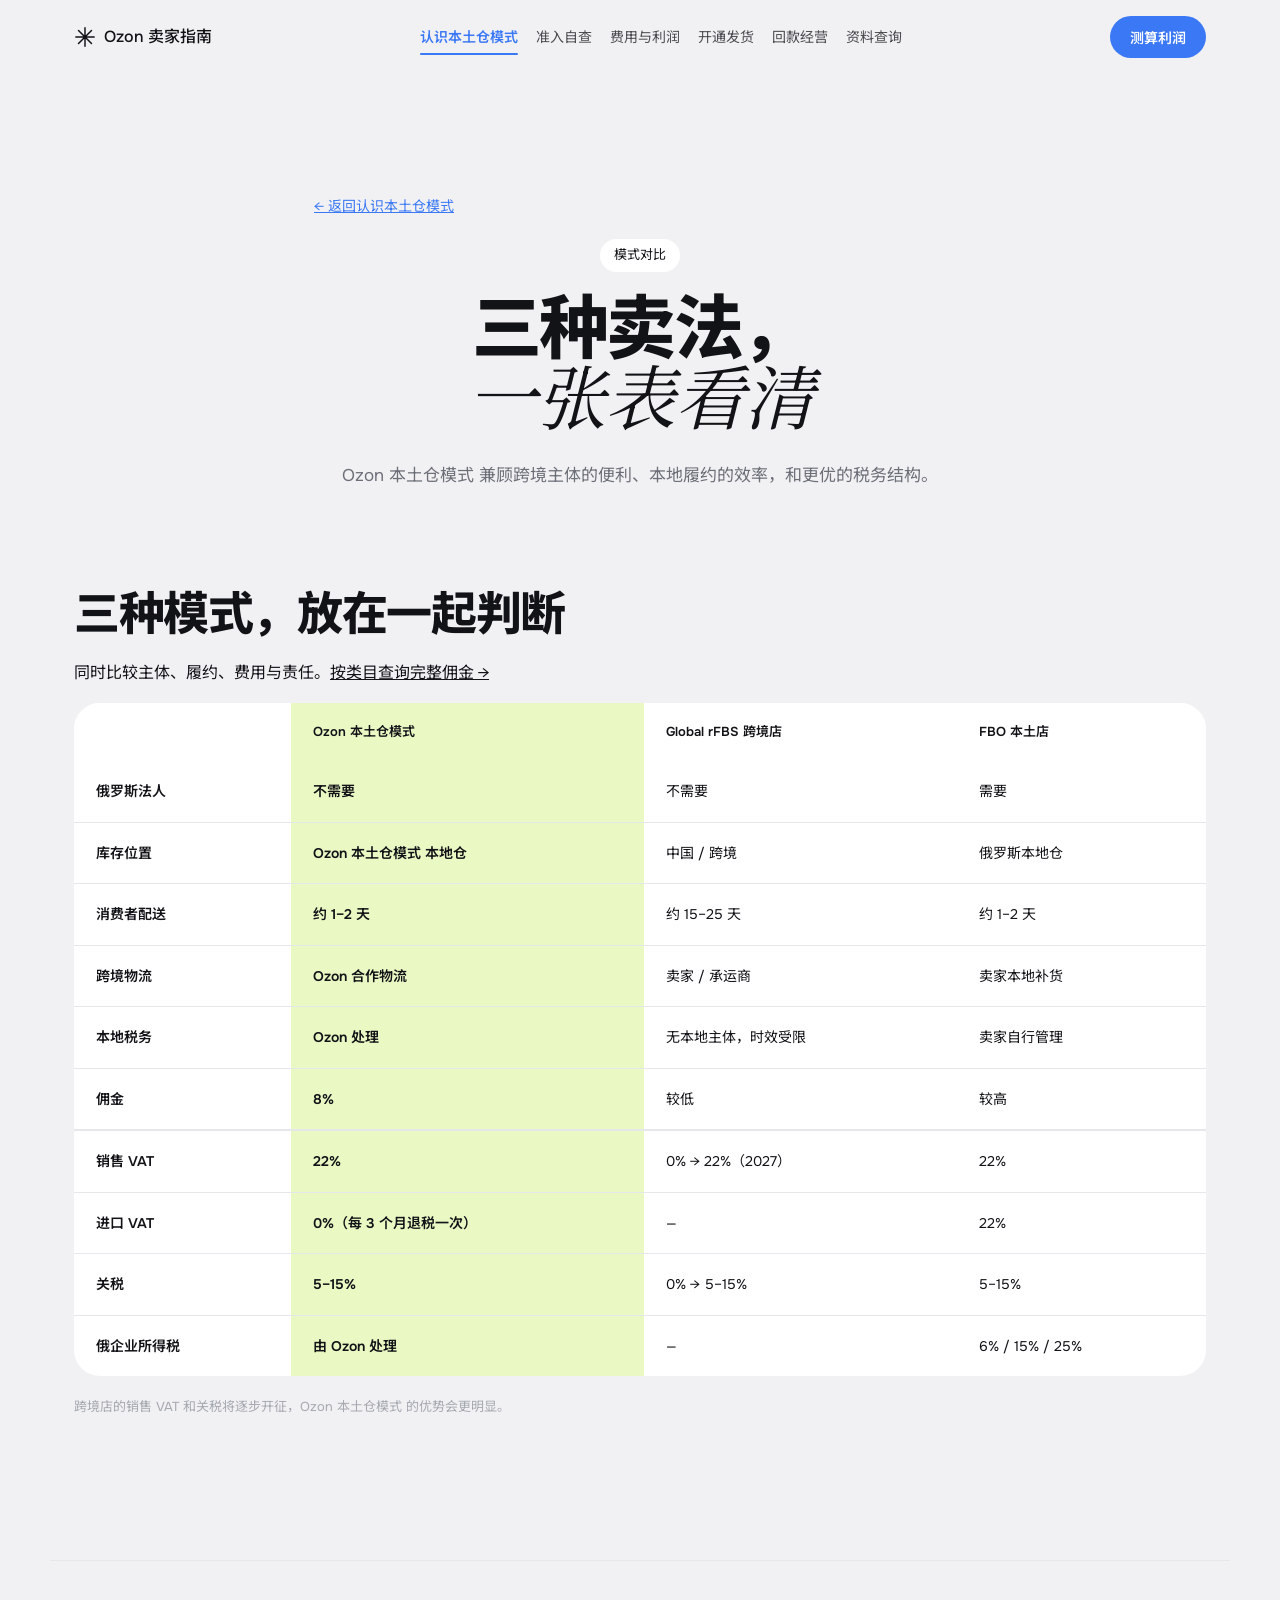
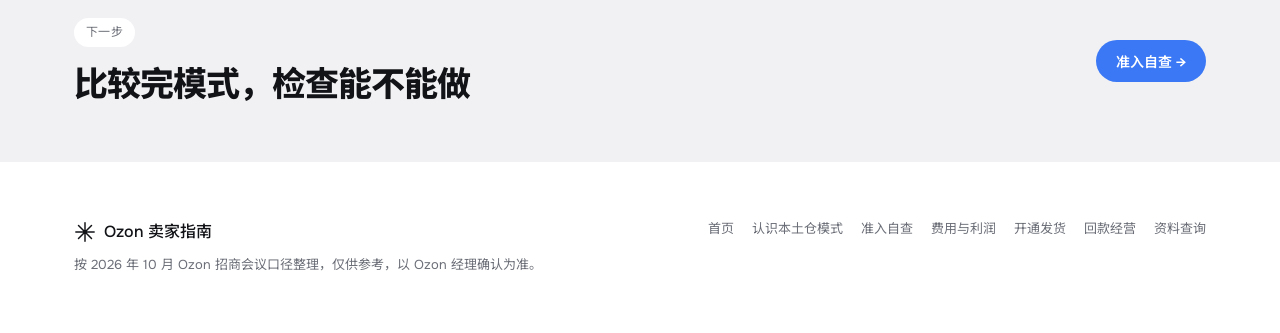
<file: compare.html>
<!DOCTYPE html>
<html lang="zh-CN"><meta charset="utf-8"/><meta content="width=device-width,initial-scale=1,viewport-fit=cover" name="viewport"/>
<title>Ozon 本土仓模式 模式对比</title>
<meta content="cover" name="claude:viewport-fit-sides"/>
<link href="https://fonts.googleapis.com" rel="preconnect"/>
<link href="https://fonts.googleapis.com/css2?family=Instrument+Serif:ital@0;1&amp;family=Onest:wght@400;500;600;800&amp;family=Noto+Sans+SC:wght@400;500;700&amp;family=Noto+Serif+SC:wght@400;500&amp;display=swap" rel="stylesheet"/>
<link href="style.css" rel="stylesheet"/>
<header class="site"><div class="in"><a class="brand" href="index.html"><svg fill="none" stroke="currentColor" stroke-linecap="round" stroke-width="1.6" viewbox="0 0 24 24"><path d="M12 2v20M2 12h20M4.9 4.9l14.2 14.2M19.1 4.9 4.9 19.1"></path></svg>Ozon 卖家指南</a><nav class="menu"><a aria-current="page" href="model.html">认识本土仓模式</a><a href="categories.html">准入自查</a><a href="calculator.html">费用与利润</a><a href="start.html">开通发货</a><a href="payout.html">回款经营</a><a href="resources.html">资料查询</a></nav><a class="btn" href="calculator.html">测算利润</a></div>
<div class="in mnav"><a aria-current="page" href="model.html">认识本土仓模式</a><a href="categories.html">准入自查</a><a href="calculator.html">费用与利润</a><a href="start.html">开通发货</a><a href="payout.html">回款经营</a><a href="resources.html">资料查询</a></div></header>
<main><div class="phead"><div class="arc" style="position:absolute;left:50%;transform:translateX(-50%);width:min(900px,140vw);aspect-ratio:2/1;border-radius:50% 50% 0 0/100% 100% 0 0;background:linear-gradient(180deg,var(--sky),rgba(232,239,253,0) 80%)"></div><div class="in"><p class="back-link"><a href="model.html">← 返回认识本土仓模式</a></p><div class="badge" style="position:relative;background:#fff">模式对比</div><h1 class="serif">三种卖法，<em>一张表看清</em></h1><p>Ozon 本土仓模式 兼顾跨境主体的便利、本地履约的效率，和更优的税务结构。</p></div></div><section style="padding-top:20px"><div class="in"><h2 class="h2">三种模式，放在一起判断</h2><p>同时比较主体、履约、费用与责任。<a href="commission.html">按类目查询完整佣金 →</a></p>
<div aria-label="数据表，可横向滚动查看完整内容" class="tbl" role="region" tabindex="0"><table>
<thead><tr><th></th><th class="og">Ozon 本土仓模式</th><th>Global rFBS 跨境店</th><th>FBO 本土店</th></tr></thead>
<tbody>
<tr><th>俄罗斯法人</th><td class="og">不需要</td><td>不需要</td><td>需要</td></tr>
<tr><th>库存位置</th><td class="og">Ozon 本土仓模式 本地仓</td><td>中国 / 跨境</td><td>俄罗斯本地仓</td></tr>
<tr><th>消费者配送</th><td class="og">约 1–2 天</td><td>约 15–25 天</td><td>约 1–2 天</td></tr>
<tr><th>跨境物流</th><td class="og">Ozon 合作物流</td><td>卖家 / 承运商</td><td>卖家本地补货</td></tr>
<tr><th>本地税务</th><td class="og">Ozon 处理</td><td>无本地主体，时效受限</td><td>卖家自行管理</td></tr>
<tr><th>佣金</th><td class="og">8%</td><td>较低</td><td>较高</td></tr>
<tr class="sep"><th>销售 VAT</th><td class="og">22%</td><td>0% → 22%（2027）</td><td>22%</td></tr>
<tr><th>进口 VAT</th><td class="og">0%（每 3 个月退税一次）</td><td>—</td><td>22%</td></tr>
<tr><th>关税</th><td class="og">5–15%</td><td>0% → 5–15%</td><td>5–15%</td></tr>
<tr><th>俄企业所得税</th><td class="og">由 Ozon 处理</td><td>—</td><td>6% / 15% / 25%</td></tr>
</tbody></table></div>
<p style="font-size:13px;color:var(--faint);margin-top:12px">跨境店的销售 VAT 和关税将逐步开征，Ozon 本土仓模式 的优势会更明显。</p>
</div></section>




<div class="in next"><div><div class="eyebrow">下一步</div><div class="h2">比较完模式，检查能不能做</div></div><a class="btn" href="categories.html">准入自查 →</a></div></main>
<footer><div class="in"><div><a class="brand" href="index.html"><svg fill="none" stroke="currentColor" stroke-linecap="round" stroke-width="1.6" viewbox="0 0 24 24"><path d="M12 2v20M2 12h20M4.9 4.9l14.2 14.2M19.1 4.9 4.9 19.1"></path></svg>Ozon 卖家指南</a><p style="margin:8px 0 0">按 2026 年 10 月 Ozon 招商会议口径整理，仅供参考，以 Ozon 经理确认为准。</p></div><nav><a href="index.html">首页</a><a aria-current="page" href="model.html">认识本土仓模式</a><a href="categories.html">准入自查</a><a href="calculator.html">费用与利润</a><a href="start.html">开通发货</a><a href="payout.html">回款经营</a><a href="resources.html">资料查询</a></nav></div></footer>
<script defer="" src="motion.js"></script></html><link href="responsive.css" rel="stylesheet"/>
</file>
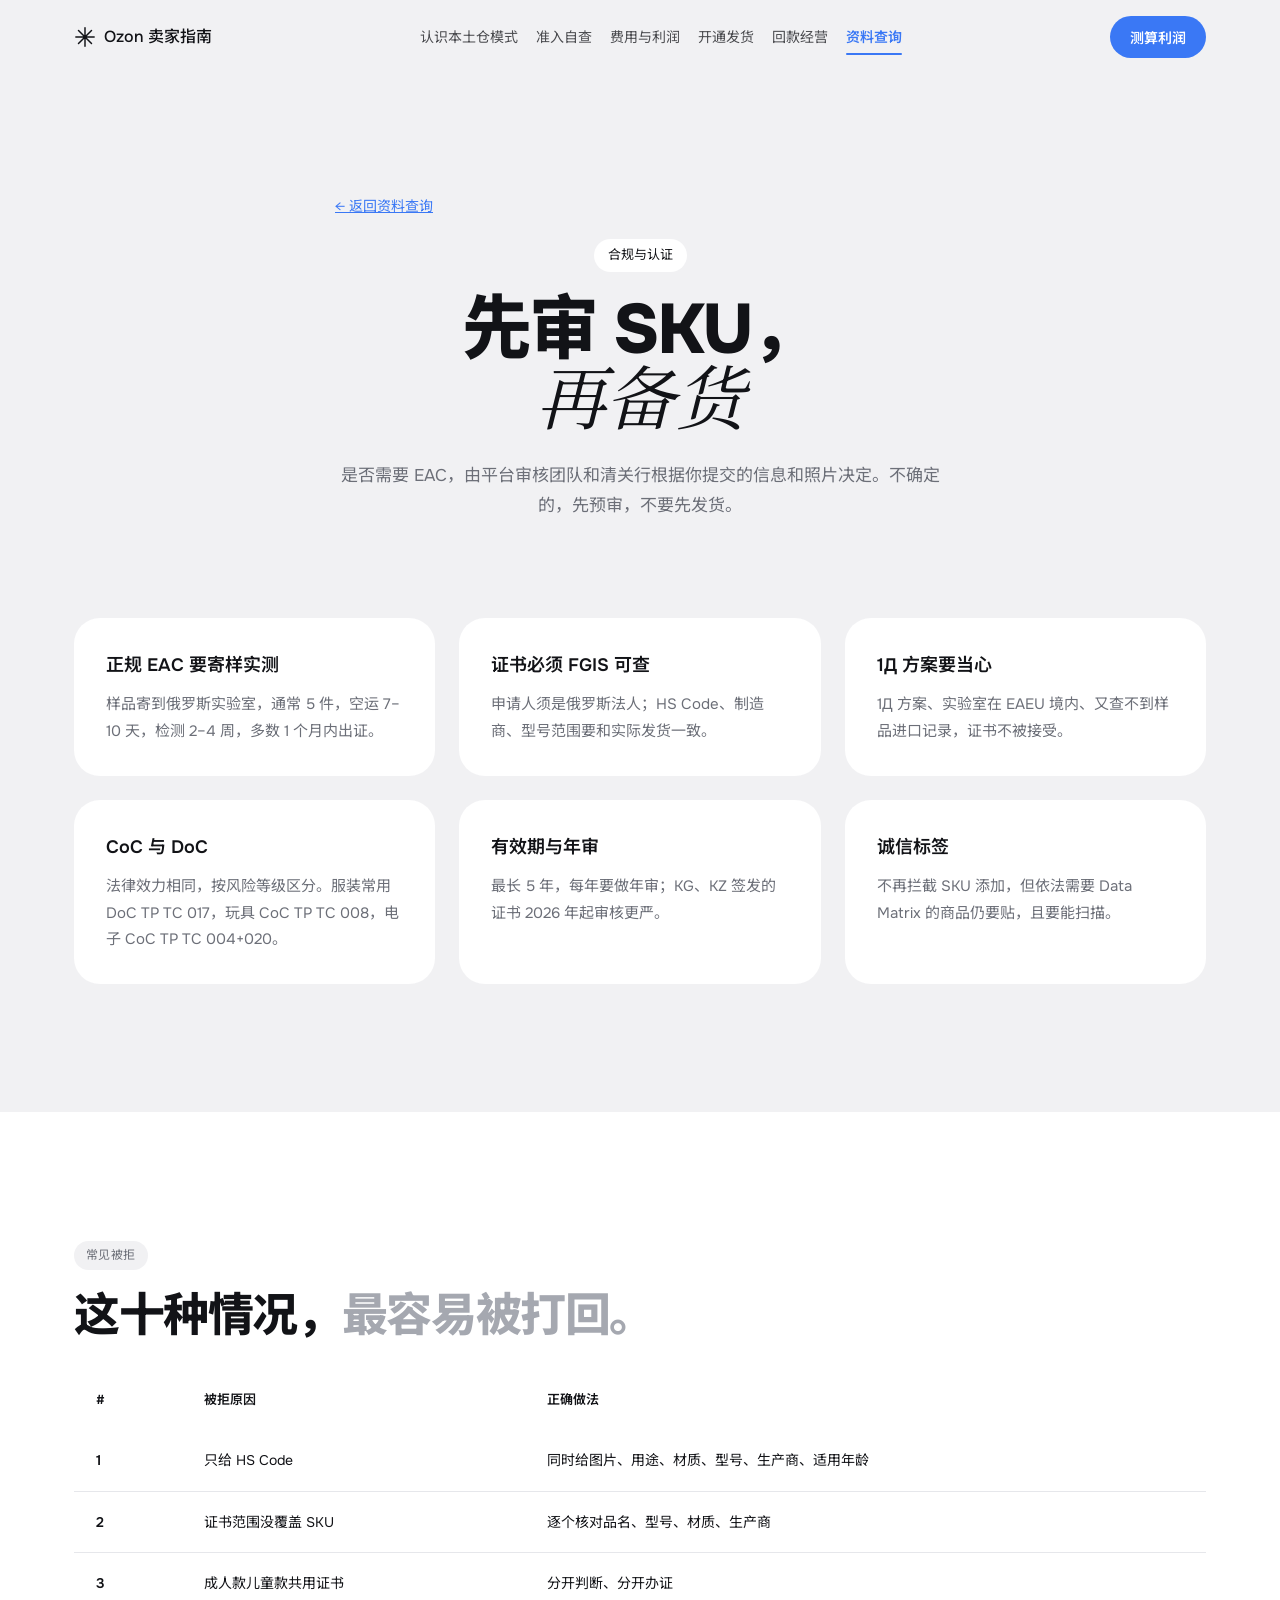
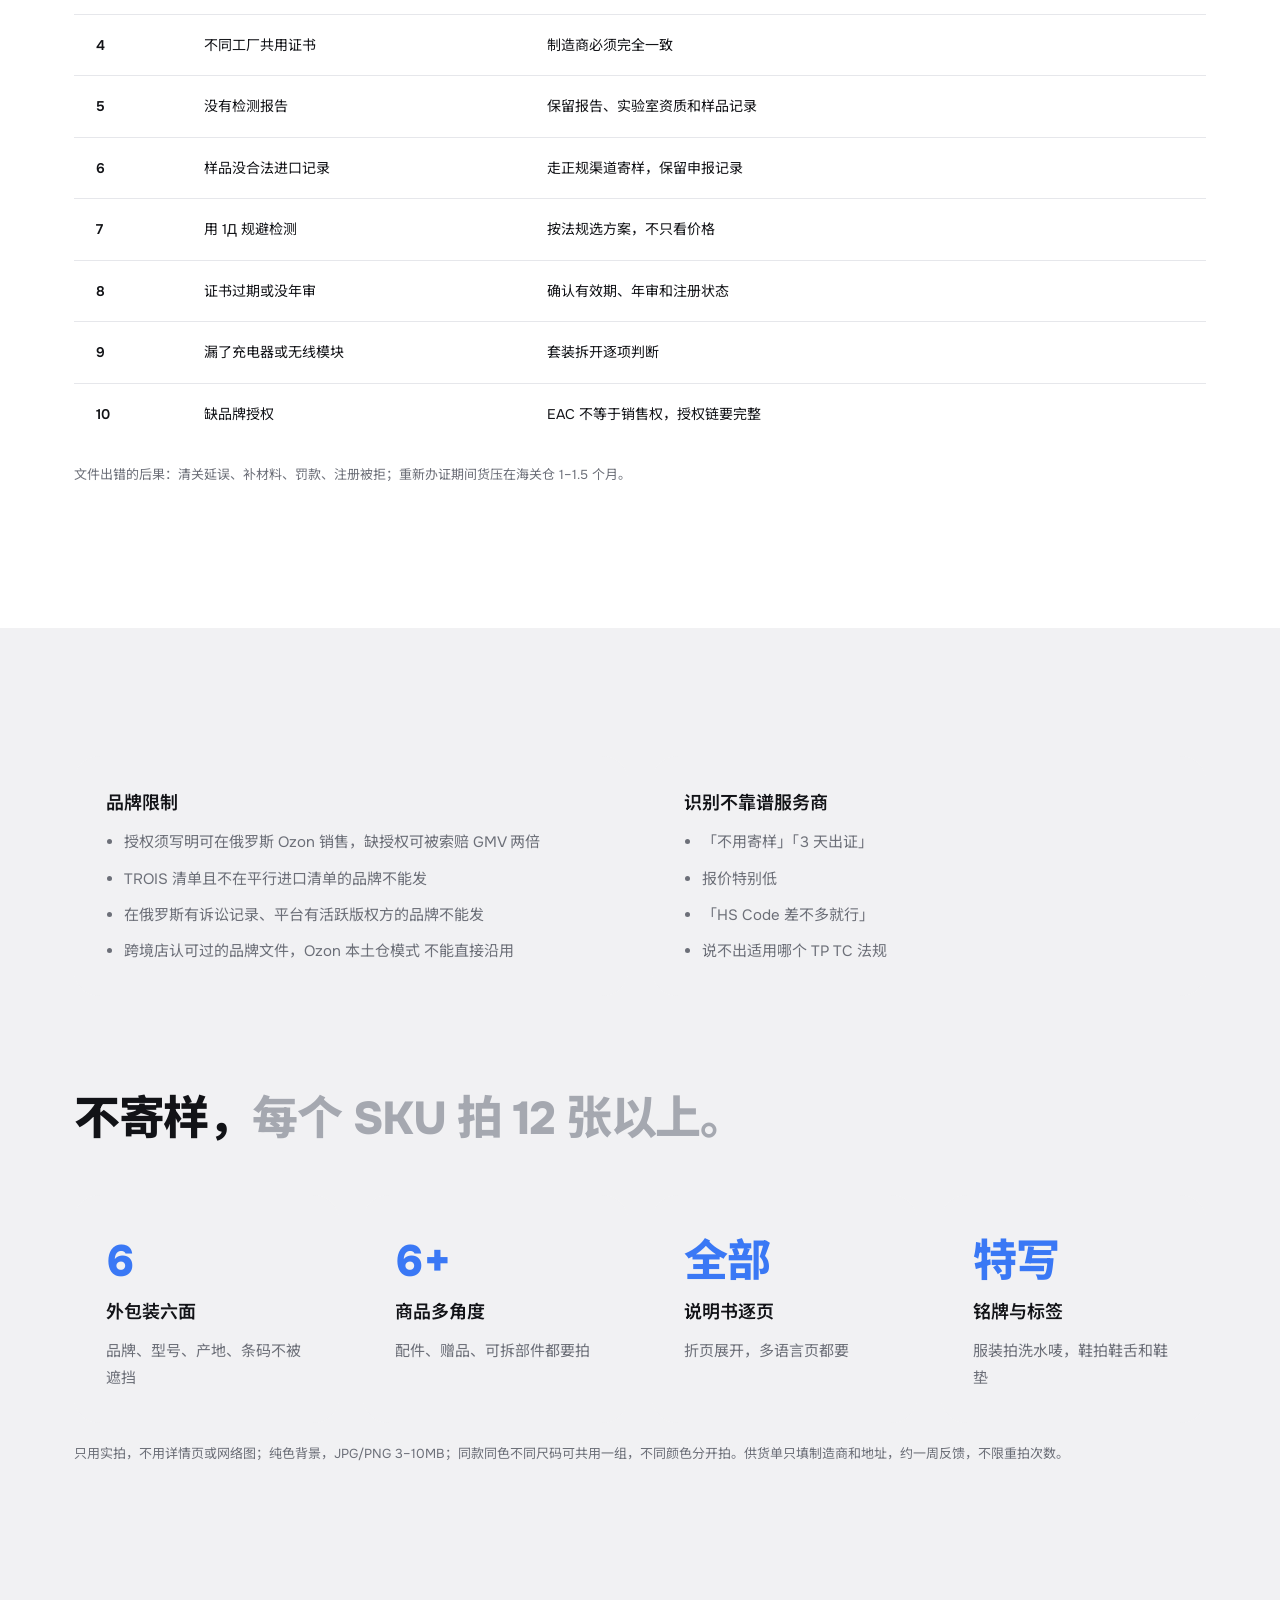
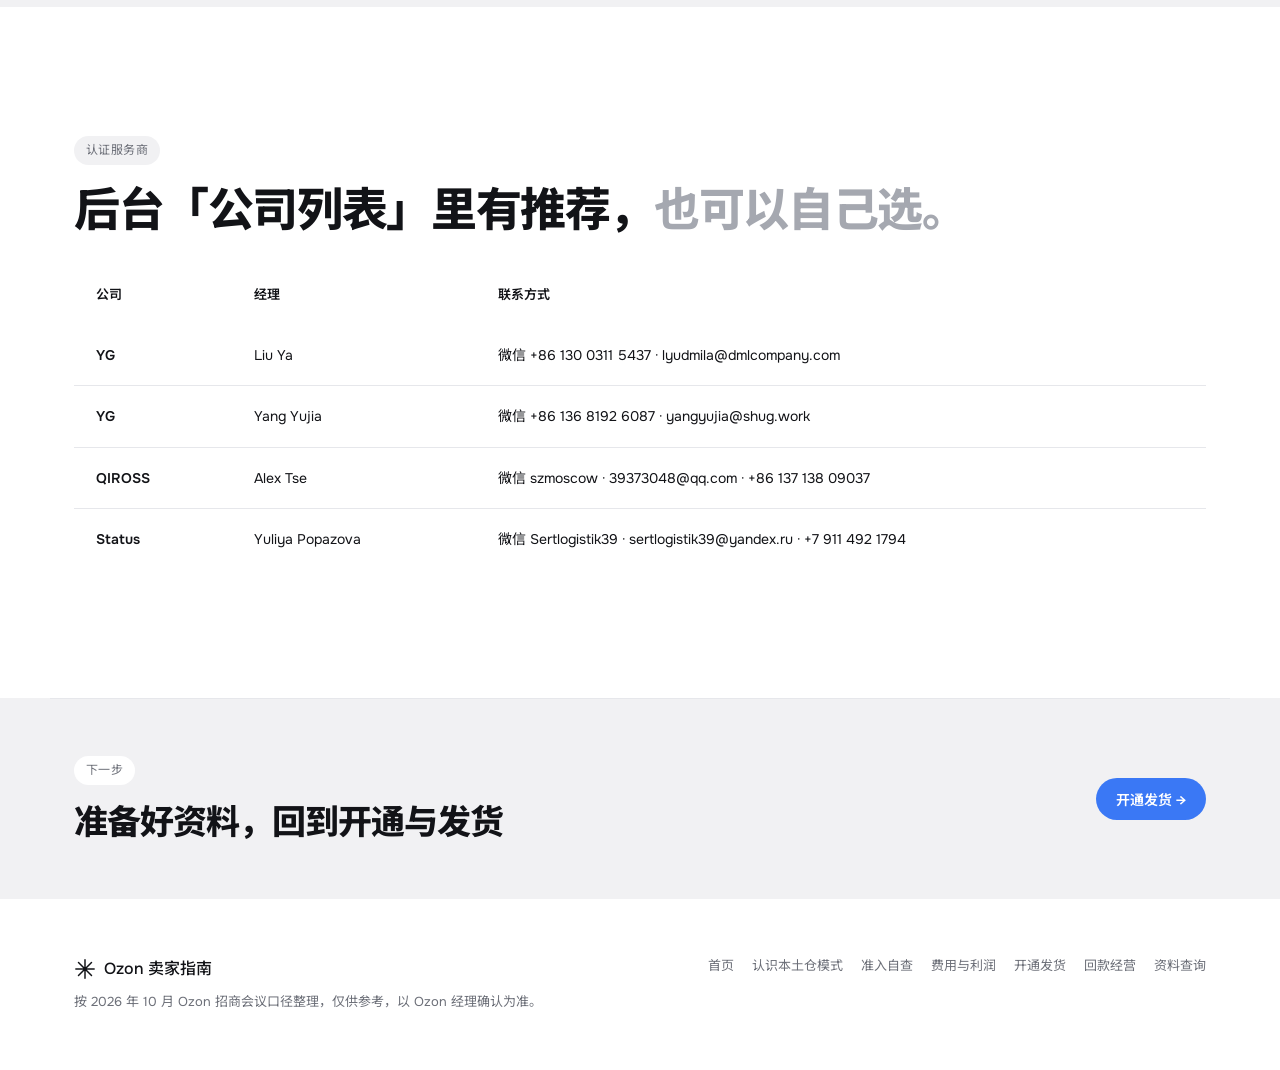
<file: compliance.html>
<!DOCTYPE html>
<html lang="zh-CN"><meta charset="utf-8"/><meta content="width=device-width,initial-scale=1,viewport-fit=cover" name="viewport"/>
<title>Ozon 本土仓模式 合规与认证</title>
<meta content="cover" name="claude:viewport-fit-sides"/>
<link href="https://fonts.googleapis.com" rel="preconnect"/>
<link href="https://fonts.googleapis.com/css2?family=Instrument+Serif:ital@0;1&amp;family=Onest:wght@400;500;600;800&amp;family=Noto+Sans+SC:wght@400;500;700&amp;family=Noto+Serif+SC:wght@400;500&amp;display=swap" rel="stylesheet"/>
<link href="style.css" rel="stylesheet"/>
<header class="site"><div class="in"><a class="brand" href="index.html"><svg fill="none" stroke="currentColor" stroke-linecap="round" stroke-width="1.6" viewbox="0 0 24 24"><path d="M12 2v20M2 12h20M4.9 4.9l14.2 14.2M19.1 4.9 4.9 19.1"></path></svg>Ozon 卖家指南</a><nav class="menu"><a href="model.html">认识本土仓模式</a><a href="categories.html">准入自查</a><a href="calculator.html">费用与利润</a><a href="start.html">开通发货</a><a href="payout.html">回款经营</a><a aria-current="page" href="resources.html">资料查询</a></nav><a class="btn" href="calculator.html">测算利润</a></div>
<div class="in mnav"><a href="model.html">认识本土仓模式</a><a href="categories.html">准入自查</a><a href="calculator.html">费用与利润</a><a href="start.html">开通发货</a><a href="payout.html">回款经营</a><a aria-current="page" href="resources.html">资料查询</a></div></header>
<main><div class="phead"><div class="arc" style="position:absolute;left:50%;transform:translateX(-50%);width:min(900px,140vw);aspect-ratio:2/1;border-radius:50% 50% 0 0/100% 100% 0 0;background:linear-gradient(180deg,var(--sky),rgba(232,239,253,0) 80%)"></div><div class="in"><p class="back-link"><a href="resources.html">← 返回资料查询</a></p><div class="badge" style="position:relative;background:#fff">合规与认证</div><h1 class="serif">先审 SKU，<em>再备货</em></h1><p>是否需要 EAC，由平台审核团队和清关行根据你提交的信息和照片决定。不确定的，先预审，不要先发货。</p></div></div>
<section style="padding-top:20px"><div class="in">
<div class="grid g3">
<div class="card"><h3>正规 EAC 要寄样实测</h3><p>样品寄到俄罗斯实验室，通常 5 件，空运 7–10 天，检测 2–4 周，多数 1 个月内出证。</p></div>
<div class="card"><h3>证书必须 FGIS 可查</h3><p>申请人须是俄罗斯法人；HS Code、制造商、型号范围要和实际发货一致。</p></div>
<div class="card"><h3>1Д 方案要当心</h3><p>1Д 方案、实验室在 EAEU 境内、又查不到样品进口记录，证书不被接受。</p></div>
<div class="card"><h3>CoC 与 DoC</h3><p>法律效力相同，按风险等级区分。服装常用 DoC TP TC 017，玩具 CoC TP TC 008，电子 CoC TP TC 004+020。</p></div>
<div class="card"><h3>有效期与年审</h3><p>最长 5 年，每年要做年审；KG、KZ 签发的证书 2026 年起审核更严。</p></div>
<div class="card"><h3>诚信标签</h3><p>不再拦截 SKU 添加，但依法需要 Data Matrix 的商品仍要贴，且要能扫描。</p></div>
</div></div></section>
<section class="soft"><div class="in">
<div class="eyebrow">常见被拒</div><h2 class="h2">这十种情况，<span>最容易被打回。</span></h2>
<div aria-label="数据表，可横向滚动查看完整内容" class="tbl" role="region" style="margin-top:28px" tabindex="0"><table><thead><tr><th>#</th><th>被拒原因</th><th>正确做法</th></tr></thead><tbody>
<tr><th>1</th><td>只给 HS Code</td><td>同时给图片、用途、材质、型号、生产商、适用年龄</td></tr>
<tr><th>2</th><td>证书范围没覆盖 SKU</td><td>逐个核对品名、型号、材质、生产商</td></tr>
<tr><th>3</th><td>成人款儿童款共用证书</td><td>分开判断、分开办证</td></tr>
<tr><th>4</th><td>不同工厂共用证书</td><td>制造商必须完全一致</td></tr>
<tr><th>5</th><td>没有检测报告</td><td>保留报告、实验室资质和样品记录</td></tr>
<tr><th>6</th><td>样品没合法进口记录</td><td>走正规渠道寄样，保留申报记录</td></tr>
<tr><th>7</th><td>用 1Д 规避检测</td><td>按法规选方案，不只看价格</td></tr>
<tr><th>8</th><td>证书过期或没年审</td><td>确认有效期、年审和注册状态</td></tr>
<tr><th>9</th><td>漏了充电器或无线模块</td><td>套装拆开逐项判断</td></tr>
<tr><th>10</th><td>缺品牌授权</td><td>EAC 不等于销售权，授权链要完整</td></tr>
</tbody></table></div>
<p style="font-size:13px;color:var(--muted);margin-top:12px">文件出错的后果：清关延误、补材料、罚款、注册被拒；重新办证期间货压在海关仓 1–1.5 个月。</p>
</div></section>
<section><div class="in">
<div class="split">
<div class="card" style="background:var(--bg)"><h3>品牌限制</h3><ul class="clean"><li>授权须写明可在俄罗斯 Ozon 销售，缺授权可被索赔 GMV 两倍</li><li>TROIS 清单且不在平行进口清单的品牌不能发</li><li>在俄罗斯有诉讼记录、平台有活跃版权方的品牌不能发</li><li>跨境店认可过的品牌文件，Ozon 本土仓模式 不能直接沿用</li></ul></div>
<div class="card" style="background:var(--bg)"><h3>识别不靠谱服务商</h3><ul class="clean"><li>「不用寄样」「3 天出证」</li><li>报价特别低</li><li>「HS Code 差不多就行」</li><li>说不出适用哪个 TP TC 法规</li></ul></div>
</div>
<div class="eyebrow" style="margin-top:48px">拍照预审</div><h2 class="h2">不寄样，<span>每个 SKU 拍 12 张以上。</span></h2>
<div class="grid g4" style="margin-top:28px">
<div class="card" style="background:var(--bg)"><div class="big num">6</div><h3>外包装六面</h3><p>品牌、型号、产地、条码不被遮挡</p></div>
<div class="card" style="background:var(--bg)"><div class="big num">6+</div><h3>商品多角度</h3><p>配件、赠品、可拆部件都要拍</p></div>
<div class="card" style="background:var(--bg)"><div class="big">全部</div><h3>说明书逐页</h3><p>折页展开，多语言页都要</p></div>
<div class="card" style="background:var(--bg)"><div class="big">特写</div><h3>铭牌与标签</h3><p>服装拍洗水唛，鞋拍鞋舌和鞋垫</p></div>
</div>
<p style="font-size:13px;color:var(--muted);margin-top:12px">只用实拍，不用详情页或网络图；纯色背景，JPG/PNG 3–10MB；同款同色不同尺码可共用一组，不同颜色分开拍。供货单只填制造商和地址，约一周反馈，不限重拍次数。</p>
</div></section>
<section class="soft"><div class="in">
<div class="eyebrow">认证服务商</div><h2 class="h2">后台「公司列表」里有推荐，<span>也可以自己选。</span></h2>
<div aria-label="数据表，可横向滚动查看完整内容" class="tbl" role="region" style="margin-top:28px" tabindex="0"><table><thead><tr><th>公司</th><th>经理</th><th>联系方式</th></tr></thead><tbody>
<tr><th>YG</th><td>Liu Ya</td><td>微信 +86 130 0311 5437 · lyudmila@dmlcompany.com</td></tr>
<tr><th>YG</th><td>Yang Yujia</td><td>微信 +86 136 8192 6087 · yangyujia@shug.work</td></tr>
<tr><th>QIROSS</th><td>Alex Tse</td><td>微信 szmoscow · 39373048@qq.com · +86 137 138 09037</td></tr>
<tr><th>Status</th><td>Yuliya Popazova</td><td>微信 Sertlogistik39 · sertlogistik39@yandex.ru · +7 911 492 1794</td></tr>
</tbody></table></div>
</div></section>
<div class="in next"><div><div class="eyebrow">下一步</div><div class="h2">准备好资料，回到开通与发货</div></div><a class="btn" href="start.html">开通发货 →</a></div></main>
<footer><div class="in"><div><a class="brand" href="index.html"><svg fill="none" stroke="currentColor" stroke-linecap="round" stroke-width="1.6" viewbox="0 0 24 24"><path d="M12 2v20M2 12h20M4.9 4.9l14.2 14.2M19.1 4.9 4.9 19.1"></path></svg>Ozon 卖家指南</a><p style="margin:8px 0 0">按 2026 年 10 月 Ozon 招商会议口径整理，仅供参考，以 Ozon 经理确认为准。</p></div><nav><a href="index.html">首页</a><a href="model.html">认识本土仓模式</a><a href="categories.html">准入自查</a><a href="calculator.html">费用与利润</a><a href="start.html">开通发货</a><a href="payout.html">回款经营</a><a aria-current="page" href="resources.html">资料查询</a></nav></div></footer>
<script defer="" src="motion.js"></script></html><link href="responsive.css" rel="stylesheet"/>
</file>
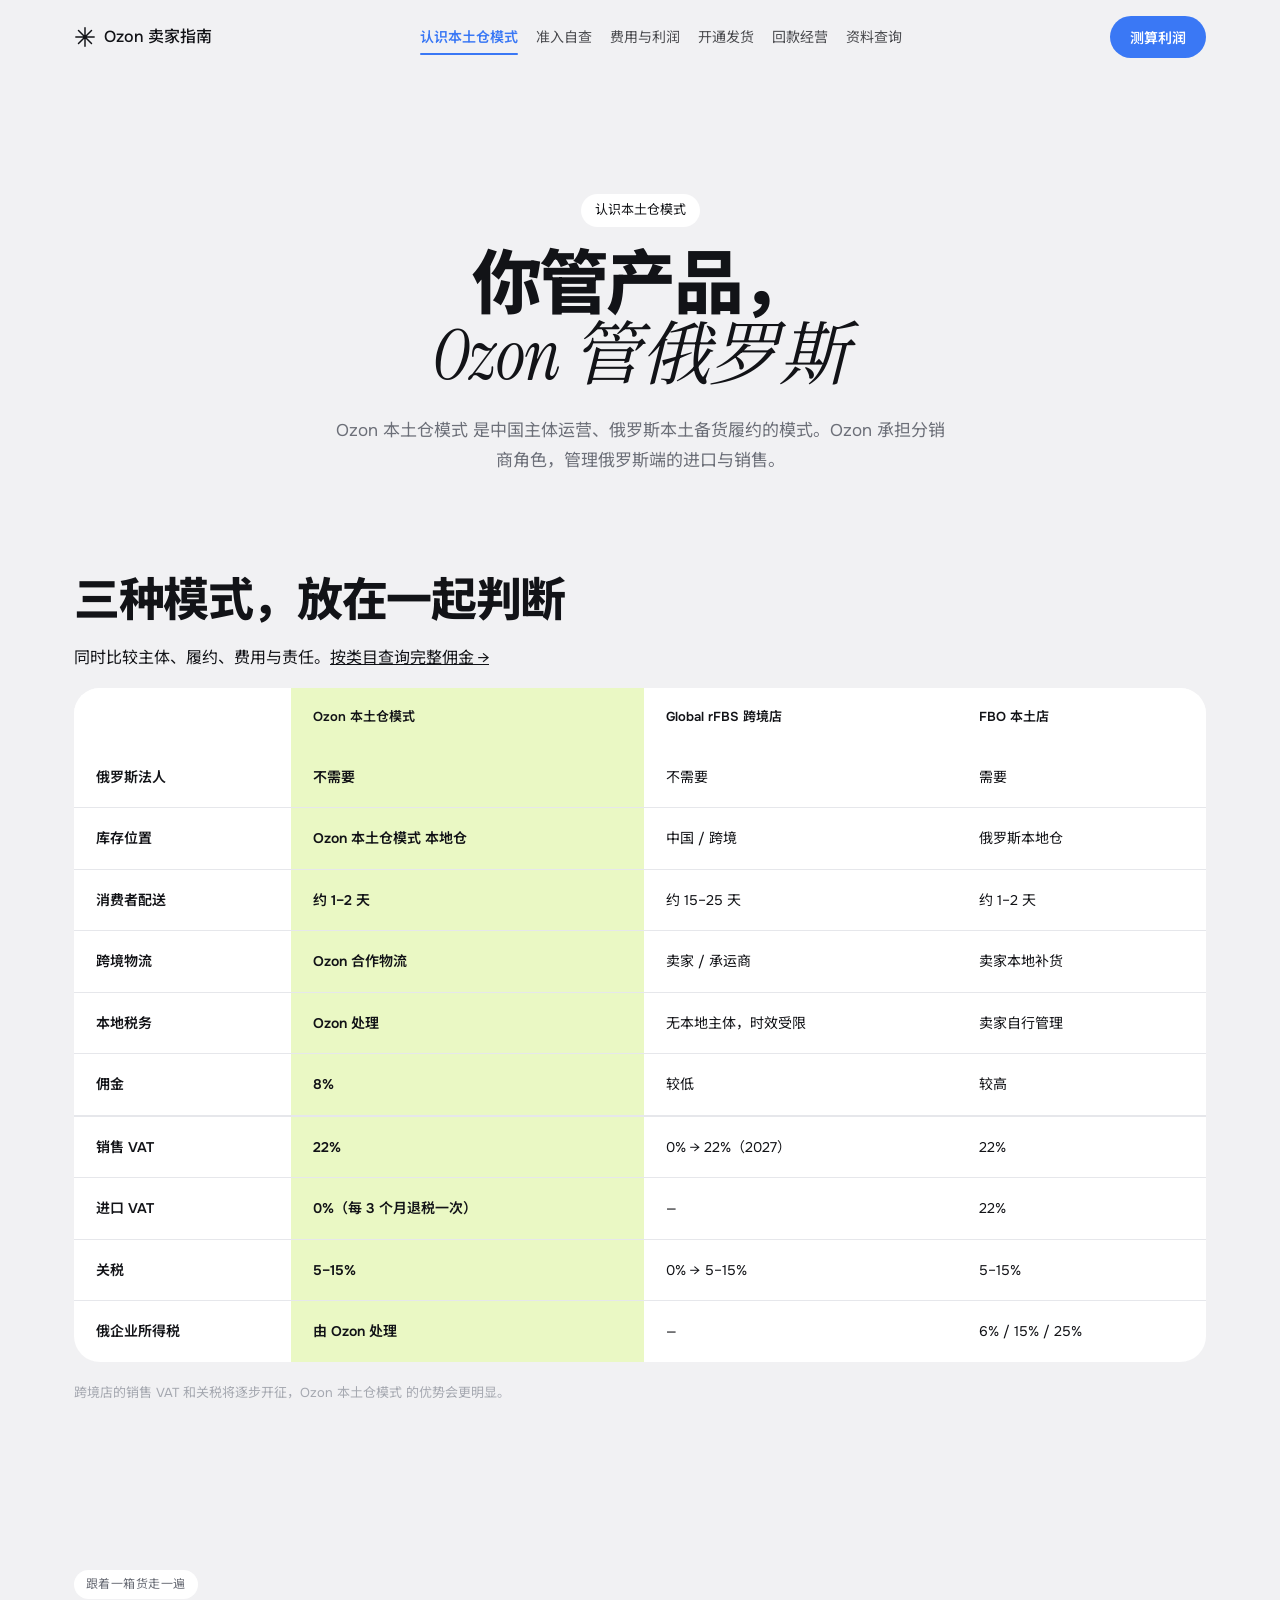
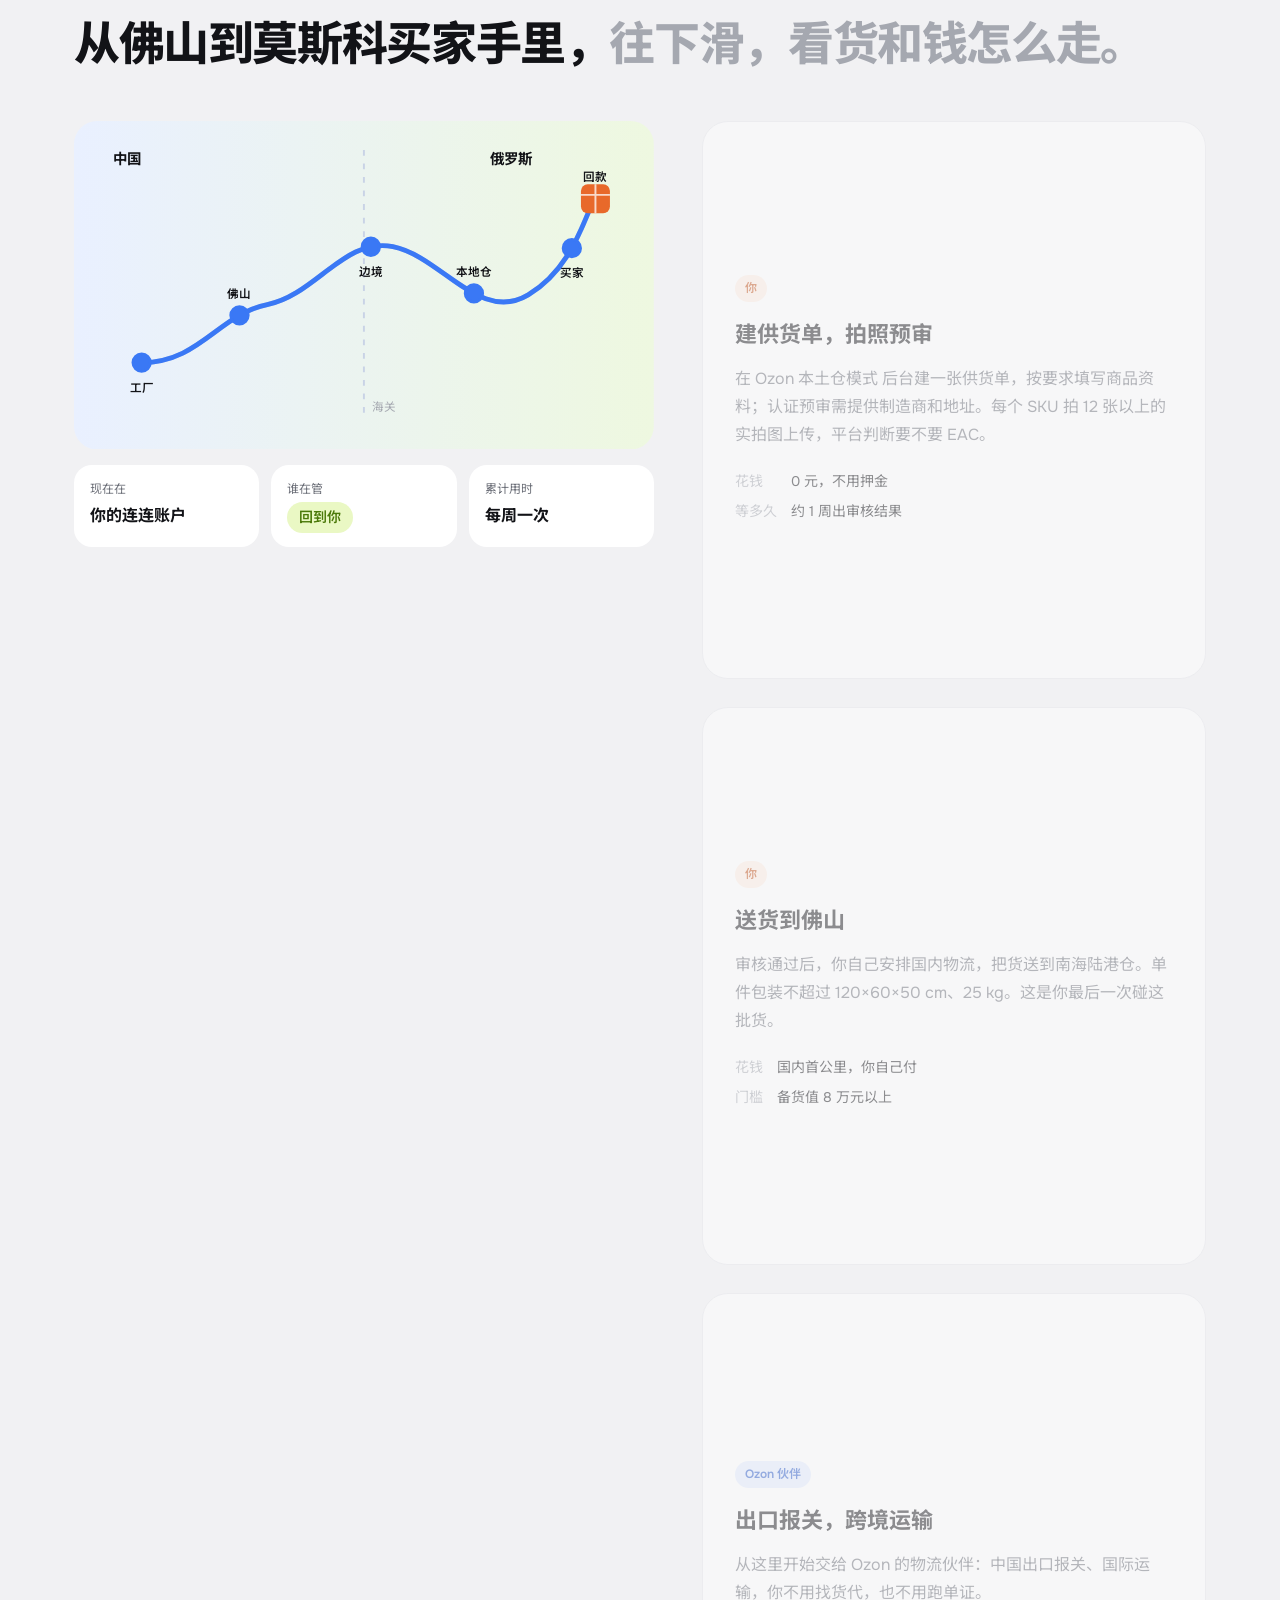
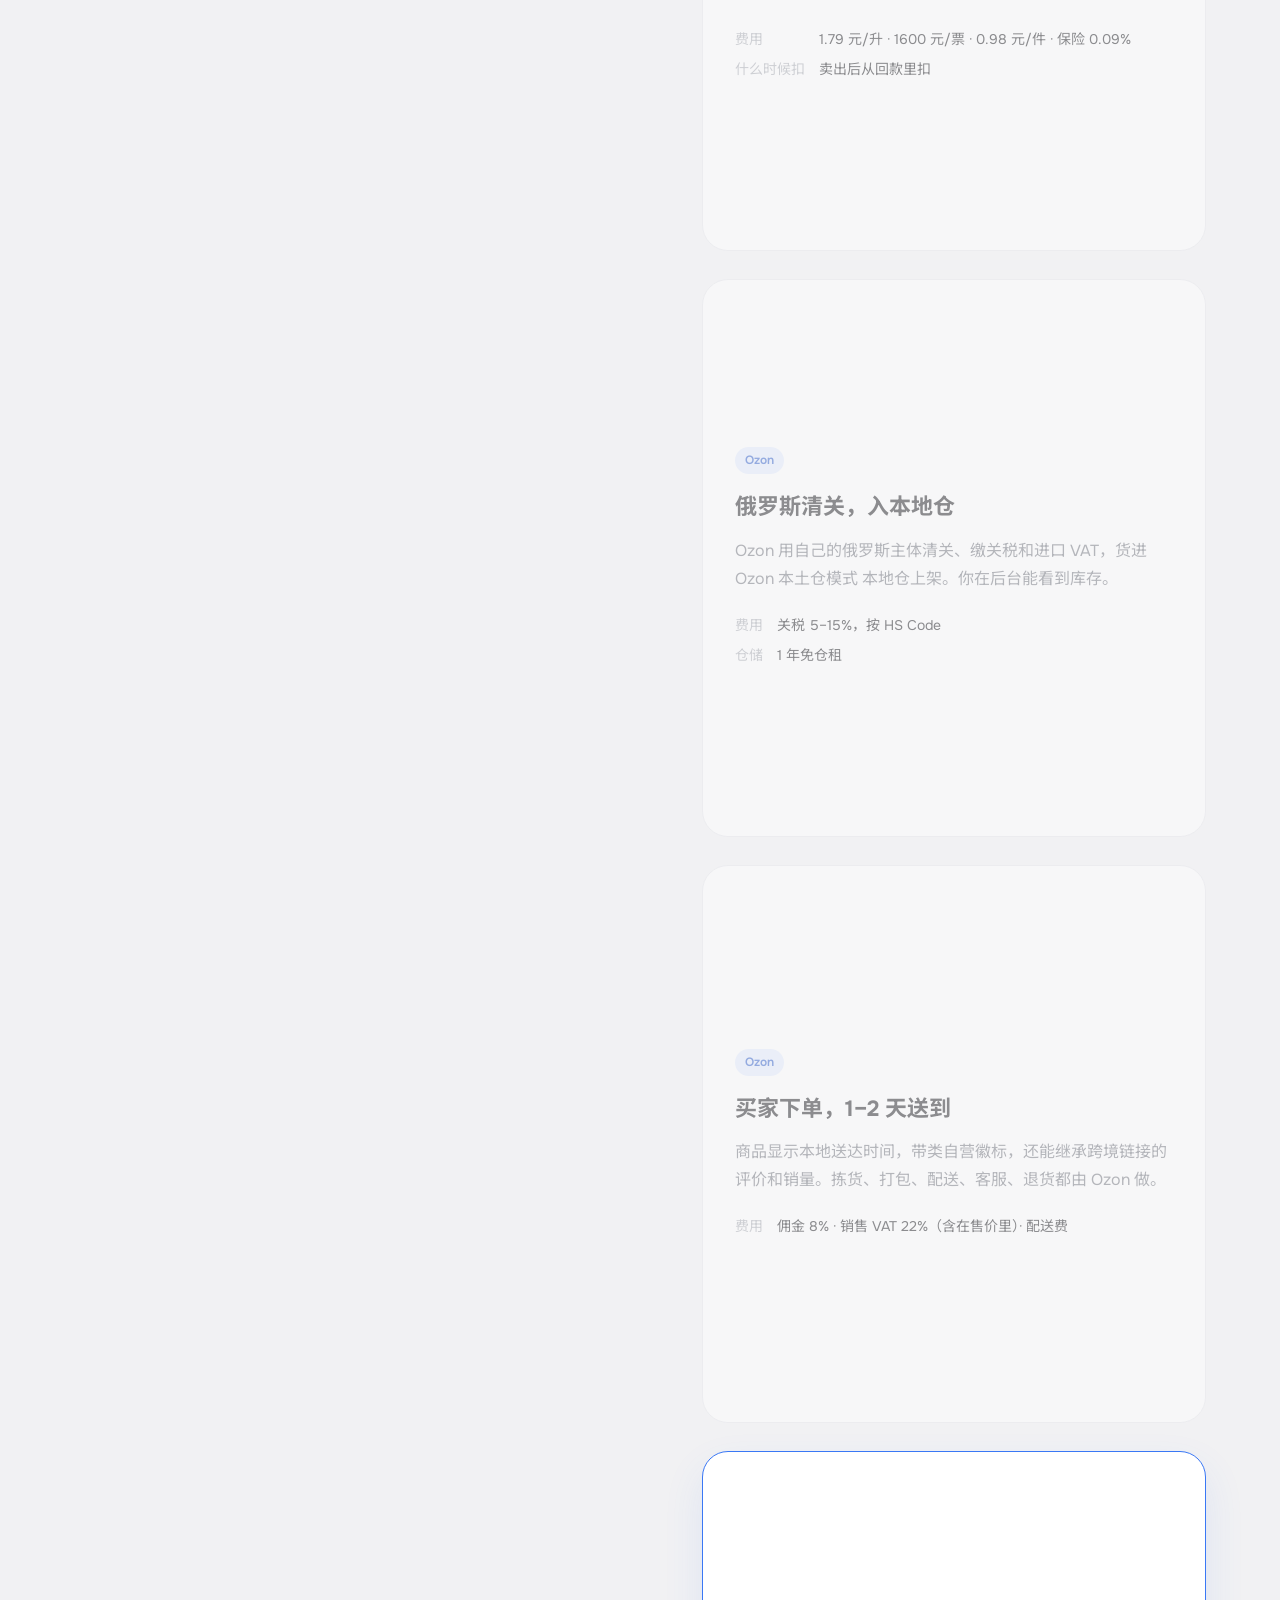
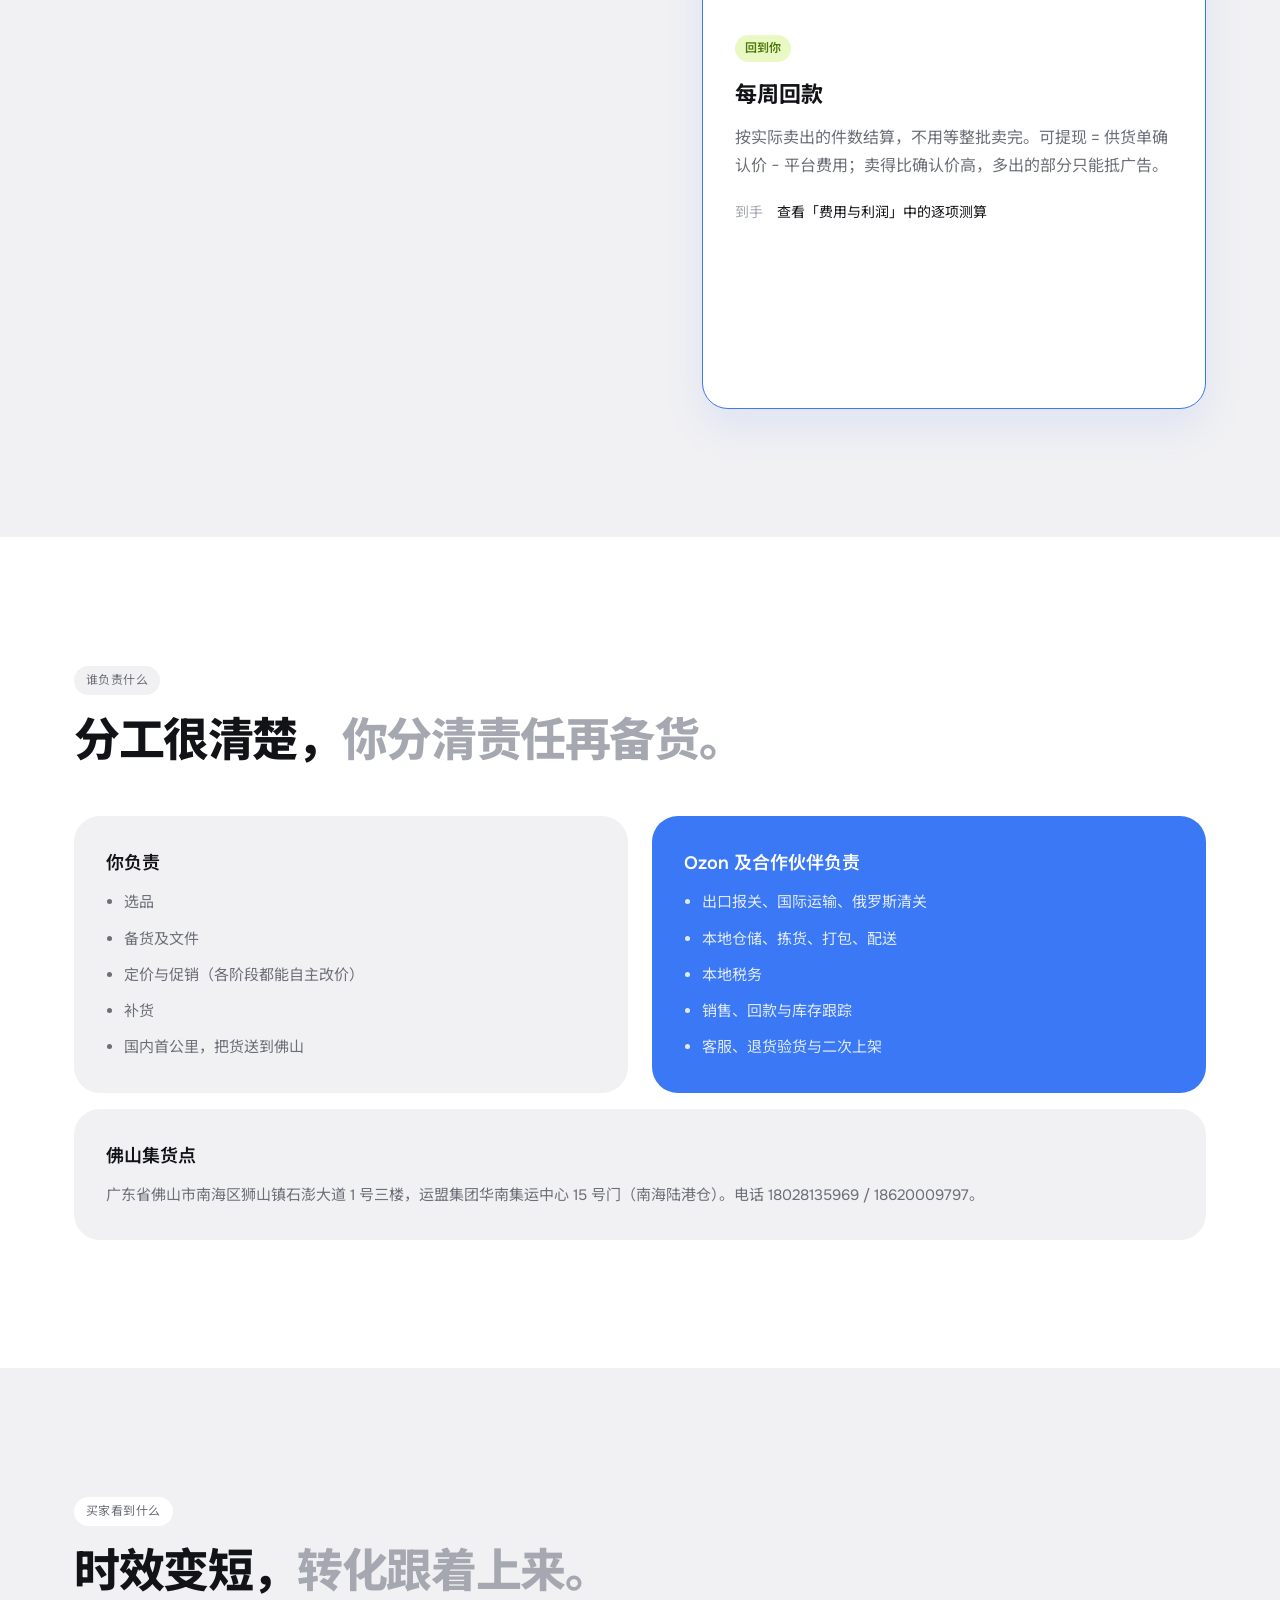
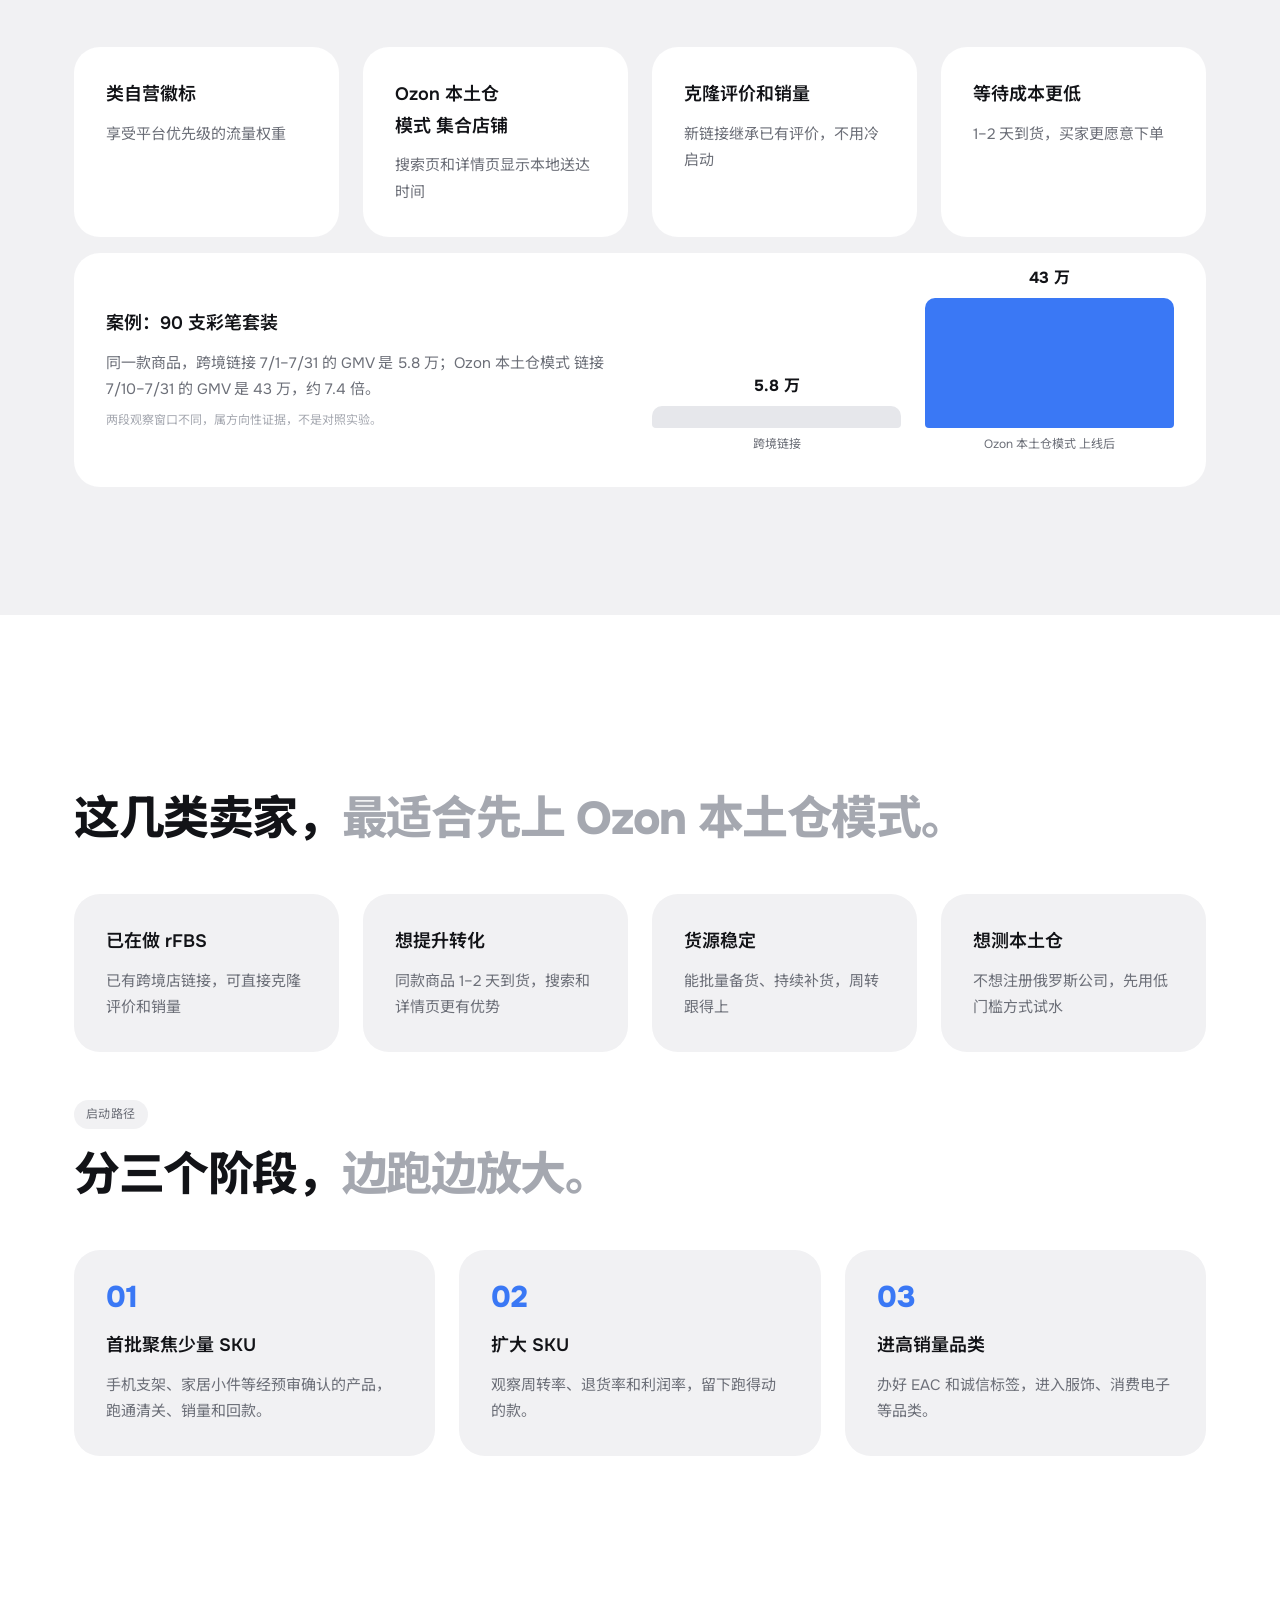
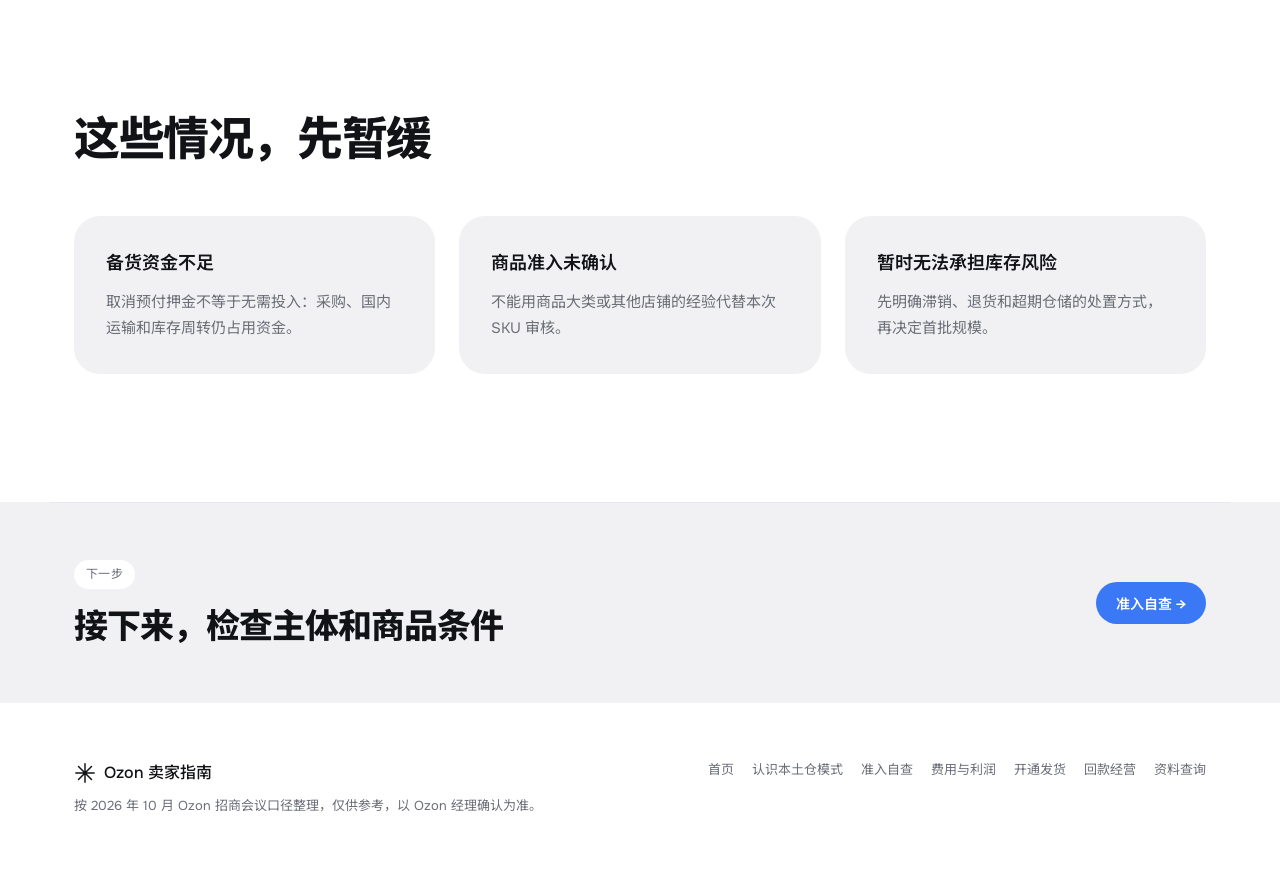
<file: model.html>
<!DOCTYPE html>
<html lang="zh-CN"><meta charset="utf-8"/><meta content="width=device-width,initial-scale=1,viewport-fit=cover" name="viewport"/>
<title>认识本土仓模式</title>
<meta content="cover" name="claude:viewport-fit-sides"/>
<link href="https://fonts.googleapis.com" rel="preconnect"/>
<link href="https://fonts.googleapis.com/css2?family=Instrument+Serif:ital@0;1&amp;family=Onest:wght@400;500;600;800&amp;family=Noto+Sans+SC:wght@400;500;700&amp;family=Noto+Serif+SC:wght@400;500&amp;display=swap" rel="stylesheet"/>
<link href="style.css" rel="stylesheet"/>
<header class="site"><div class="in"><a class="brand" href="index.html"><svg fill="none" stroke="currentColor" stroke-linecap="round" stroke-width="1.6" viewbox="0 0 24 24"><path d="M12 2v20M2 12h20M4.9 4.9l14.2 14.2M19.1 4.9 4.9 19.1"></path></svg>Ozon 卖家指南</a><nav class="menu"><a aria-current="page" href="model.html">认识本土仓模式</a><a href="categories.html">准入自查</a><a href="calculator.html">费用与利润</a><a href="start.html">开通发货</a><a href="payout.html">回款经营</a><a href="resources.html">资料查询</a></nav><a class="btn" href="calculator.html">测算利润</a></div>
<div class="in mnav"><a aria-current="page" href="model.html">认识本土仓模式</a><a href="categories.html">准入自查</a><a href="calculator.html">费用与利润</a><a href="start.html">开通发货</a><a href="payout.html">回款经营</a><a href="resources.html">资料查询</a></div></header>
<main><div class="phead"><div class="arc" style="position:absolute;left:50%;transform:translateX(-50%);width:min(900px,140vw);aspect-ratio:2/1;border-radius:50% 50% 0 0/100% 100% 0 0;background:linear-gradient(180deg,var(--sky),rgba(232,239,253,0) 80%)"></div><div class="in"><div class="badge" style="position:relative;background:#fff">认识本土仓模式</div><h1 class="serif">你管产品，<em>Ozon 管俄罗斯</em></h1><p>Ozon 本土仓模式 是中国主体运营、俄罗斯本土备货履约的模式。Ozon 承担分销商角色，管理俄罗斯端的进口与销售。</p></div></div><section style="padding-top:20px"><div class="in"><h2 class="h2">三种模式，放在一起判断</h2><p>同时比较主体、履约、费用与责任。<a href="commission.html">按类目查询完整佣金 →</a></p>
<div aria-label="数据表，可横向滚动查看完整内容" class="tbl" role="region" tabindex="0"><table>
<thead><tr><th></th><th class="og">Ozon 本土仓模式</th><th>Global rFBS 跨境店</th><th>FBO 本土店</th></tr></thead>
<tbody>
<tr><th>俄罗斯法人</th><td class="og">不需要</td><td>不需要</td><td>需要</td></tr>
<tr><th>库存位置</th><td class="og">Ozon 本土仓模式 本地仓</td><td>中国 / 跨境</td><td>俄罗斯本地仓</td></tr>
<tr><th>消费者配送</th><td class="og">约 1–2 天</td><td>约 15–25 天</td><td>约 1–2 天</td></tr>
<tr><th>跨境物流</th><td class="og">Ozon 合作物流</td><td>卖家 / 承运商</td><td>卖家本地补货</td></tr>
<tr><th>本地税务</th><td class="og">Ozon 处理</td><td>无本地主体，时效受限</td><td>卖家自行管理</td></tr>
<tr><th>佣金</th><td class="og">8%</td><td>较低</td><td>较高</td></tr>
<tr class="sep"><th>销售 VAT</th><td class="og">22%</td><td>0% → 22%（2027）</td><td>22%</td></tr>
<tr><th>进口 VAT</th><td class="og">0%（每 3 个月退税一次）</td><td>—</td><td>22%</td></tr>
<tr><th>关税</th><td class="og">5–15%</td><td>0% → 5–15%</td><td>5–15%</td></tr>
<tr><th>俄企业所得税</th><td class="og">由 Ozon 处理</td><td>—</td><td>6% / 15% / 25%</td></tr>
</tbody></table></div>
<p style="font-size:13px;color:var(--faint);margin-top:12px">跨境店的销售 VAT 和关税将逐步开征，Ozon 本土仓模式 的优势会更明显。</p>
</div></section>
<section style="padding-top:20px"><div class="in">
<div class="eyebrow">跟着一箱货走一遍</div><h2 class="h2">从佛山到莫斯科买家手里，<span>往下滑，看货和钱怎么走。</span></h2>
<div class="jr">
<div class="jr-stage">
<div class="jr-map">
<svg aria-hidden="true" viewbox="0 0 600 340">
<defs><lineargradient id="jrsea" x1="0" x2="1" y1="0" y2="0"><stop offset="0" stop-color="#e9f0ff"></stop><stop offset="1" stop-color="#eef8e0"></stop></lineargradient></defs>
<rect fill="url(#jrsea)" height="340" rx="24" width="600" x="0" y="0"></rect>
<text class="jr-zone" x="40" y="44">中国</text><text class="jr-zone" x="430" y="44">俄罗斯</text>
<line stroke="#c9d3e6" stroke-dasharray="6 8" stroke-width="2" x1="300" x2="300" y1="30" y2="310"></line>
<text class="jr-small" x="308" y="300">海关</text>
<path d="M70 250 C 130 250 150 200 200 190 S 280 120 330 130 S 420 210 470 180 S 530 90 540 80" fill="none" id="jrpath" stroke="#c9d3e6" stroke-linecap="round" stroke-width="5"></path>
<path d="M70 250 C 130 250 150 200 200 190 S 280 120 330 130 S 420 210 470 180 S 530 90 540 80" fill="none" id="jrdone" stroke="#3a78f5" stroke-linecap="round" stroke-width="5"></path>
<g class="jr-nodes"></g>
<g id="jrbox"><rect fill="#e8692a" height="30" rx="7" width="30" x="-15" y="-15"></rect><path d="M-15 -4 H15 M0 -15 V15" opacity=".75" stroke="#fff" stroke-width="2"></path></g>
</svg>
</div>
<div class="jr-hud">
<div><small>现在在</small><b id="jrWhere">你的工厂</b></div>
<div><small>谁在管</small><b class="who you" id="jrWho">你</b></div>
<div><small>累计用时</small><b class="num" id="jrDays">第 0 天</b></div>
</div>
</div>
<ol class="jr-steps">
<li data-days="第 0 天" data-p="0" data-where="你的工厂" data-who="you"><span class="who you">你</span><h3>建供货单，拍照预审</h3><p>在 Ozon 本土仓模式 后台建一张供货单，按要求填写商品资料；认证预审需提供制造商和地址。每个 SKU 拍 12 张以上的实拍图上传，平台判断要不要 EAC。</p><dl><dt>花钱</dt><dd>0 元，不用押金</dd><dt>等多久</dt><dd>约 1 周出审核结果</dd></dl></li>
<li data-days="第 8 天" data-p="0.2" data-where="佛山集货仓" data-who="you"><span class="who you">你</span><h3>送货到佛山</h3><p>审核通过后，你自己安排国内物流，把货送到南海陆港仓。单件包装不超过 120×60×50 cm、25 kg。这是你最后一次碰这批货。</p><dl><dt>花钱</dt><dd>国内首公里，你自己付</dd><dt>门槛</dt><dd>备货值 8 万元以上</dd></dl></li>
<li data-days="约第 12 天" data-p="0.47" data-where="中俄边境" data-who="oz"><span class="who oz">Ozon 伙伴</span><h3>出口报关，跨境运输</h3><p>从这里开始交给 Ozon 的物流伙伴：中国出口报关、国际运输，你不用找货代，也不用跑单证。</p><dl><dt>费用</dt><dd>1.79 元/升 · 1600 元/票 · 0.98 元/件 · 保险 0.09%</dd><dt>什么时候扣</dt><dd>卖出后从回款里扣</dd></dl></li>
<li data-days="约第 25 天" data-p="0.68" data-where="俄罗斯本地仓" data-who="oz"><span class="who oz">Ozon</span><h3>俄罗斯清关，入本地仓</h3><p>Ozon 用自己的俄罗斯主体清关、缴关税和进口 VAT，货进 Ozon 本土仓模式 本地仓上架。你在后台能看到库存。</p><dl><dt>费用</dt><dd>关税 5–15%，按 HS Code</dd><dt>仓储</dt><dd>1 年免仓租</dd></dl></li>
<li data-days="下单后 1–2 天" data-p="0.9" data-where="莫斯科买家家门口" data-who="oz"><span class="who oz">Ozon</span><h3>买家下单，1–2 天送到</h3><p>商品显示本地送达时间，带类自营徽标，还能继承跨境链接的评价和销量。拣货、打包、配送、客服、退货都由 Ozon 做。</p><dl><dt>费用</dt><dd>佣金 8% · 销售 VAT 22%（含在售价里）· 配送费</dd></dl></li>
<li data-days="每周一次" data-p="1" data-where="你的连连账户" data-who="back"><span class="who back">回到你</span><h3>每周回款</h3><p>按实际卖出的件数结算，不用等整批卖完。可提现 = 供货单确认价 − 平台费用；卖得比确认价高，多出的部分只能抵广告。</p><dl><dt>到手</dt><dd>查看「费用与利润」中的逐项测算</dd></dl></li>
</ol>
</div>
</div></section>

<script defer="" src="journey.js"></script>
<section class="soft"><div class="in">
<div class="eyebrow">谁负责什么</div><h2 class="h2">分工很清楚，<span>你分清责任再备货。</span></h2>
<div class="split" style="margin-top:28px">
<div class="card"><h3>你负责</h3><ul class="clean"><li>选品</li><li>备货及文件</li><li>定价与促销（各阶段都能自主改价）</li><li>补货</li><li>国内首公里，把货送到佛山</li></ul></div>
<div class="card panel-sky"><h3>Ozon 及合作伙伴负责</h3><ul class="clean"><li>出口报关、国际运输、俄罗斯清关</li><li>本地仓储、拣货、打包、配送</li><li>本地税务</li><li>销售、回款与库存跟踪</li><li>客服、退货验货与二次上架</li></ul></div>
</div>
<div class="card" style="margin-top:16px"><h3>佛山集货点</h3><p>广东省佛山市南海区狮山镇石澎大道 1 号三楼，运盟集团华南集运中心 15 号门（南海陆港仓）。电话 18028135969 / 18620009797。</p></div>
</div></section>
<section><div class="in">
<div class="eyebrow">买家看到什么</div><h2 class="h2">时效变短，<span>转化跟着上来。</span></h2>
<div class="grid g4" style="margin-top:28px">
<div class="card"><h3>类自营徽标</h3><p>享受平台优先级的流量权重</p></div>
<div class="card"><h3>Ozon 本土仓模式 集合店铺</h3><p>搜索页和详情页显示本地送达时间</p></div>
<div class="card"><h3>克隆评价和销量</h3><p>新链接继承已有评价，不用冷启动</p></div>
<div class="card"><h3>等待成本更低</h3><p>1–2 天到货，买家更愿意下单</p></div>
</div>
<div class="card" id="case" style="margin-top:16px;display:grid;grid-template-columns:minmax(0,1fr) minmax(0,1fr);gap:24px;align-items:center">
<div><h3>案例：90 支彩笔套装</h3><p>同一款商品，跨境链接 7/1–7/31 的 GMV 是 5.8 万；Ozon 本土仓模式 链接 7/10–7/31 的 GMV 是 43 万，约 7.4 倍。</p><p style="margin-top:8px;font-size:12px;color:var(--faint)">两段观察窗口不同，属方向性证据，不是对照实验。</p></div>
<div style="display:flex;align-items:flex-end;gap:24px;height:170px">
<div style="flex:1;text-align:center;font-size:12px;color:var(--muted)"><b style="color:var(--ink);font-size:16px">5.8 万</b><div style="height:22px;background:var(--line);border-radius:10px 10px 4px 4px;margin:6px 0"></div>跨境链接</div>
<div style="flex:1;text-align:center;font-size:12px;color:var(--muted)"><b style="color:var(--ink);font-size:16px">43 万</b><div style="height:130px;background:var(--blue);border-radius:10px 10px 4px 4px;margin:6px 0"></div>Ozon 本土仓模式 上线后</div>
</div></div>
<style>@media (max-width:700px){#case{grid-template-columns:1fr!important}}</style>
</div></section>
<section class="soft"><div class="in">
<div class="eyebrow">适合谁</div><h2 class="h2">这几类卖家，<span>最适合先上 Ozon 本土仓模式。</span></h2>
<div class="grid g4" style="margin-top:28px">
<div class="card"><h3>已在做 rFBS</h3><p>已有跨境店链接，可直接克隆评价和销量</p></div>
<div class="card"><h3>想提升转化</h3><p>同款商品 1–2 天到货，搜索和详情页更有优势</p></div>
<div class="card"><h3>货源稳定</h3><p>能批量备货、持续补货，周转跟得上</p></div>
<div class="card"><h3>想测本土仓</h3><p>不想注册俄罗斯公司，先用低门槛方式试水</p></div>
</div>
<div class="eyebrow" style="margin-top:48px">启动路径</div><h2 class="h2">分三个阶段，<span>边跑边放大。</span></h2>
<div class="grid g3" style="margin-top:28px">
<div class="card step"><div class="n">01</div><h3 style="margin-top:12px">首批聚焦少量 SKU</h3><p>手机支架、家居小件等经预审确认的产品，跑通清关、销量和回款。</p></div>
<div class="card step"><div class="n">02</div><h3 style="margin-top:12px">扩大 SKU</h3><p>观察周转率、退货率和利润率，留下跑得动的款。</p></div>
<div class="card step"><div class="n">03</div><h3 style="margin-top:12px">进高销量品类</h3><p>办好 EAC 和诚信标签，进入服饰、消费电子等品类。</p></div>
</div></div></section>
<section class="soft"><div class="in"><h2 class="h2">这些情况，先暂缓</h2><div class="grid g3" style="margin-top:28px"><div class="card"><h3>备货资金不足</h3><p>取消预付押金不等于无需投入：采购、国内运输和库存周转仍占用资金。</p></div><div class="card"><h3>商品准入未确认</h3><p>不能用商品大类或其他店铺的经验代替本次 SKU 审核。</p></div><div class="card"><h3>暂时无法承担库存风险</h3><p>先明确滞销、退货和超期仓储的处置方式，再决定首批规模。</p></div></div></div></section><div class="in next"><div><div class="eyebrow">下一步</div><div class="h2">接下来，检查主体和商品条件</div></div><a class="btn" href="categories.html">准入自查 →</a></div></main>
<footer><div class="in"><div><a class="brand" href="index.html"><svg fill="none" stroke="currentColor" stroke-linecap="round" stroke-width="1.6" viewbox="0 0 24 24"><path d="M12 2v20M2 12h20M4.9 4.9l14.2 14.2M19.1 4.9 4.9 19.1"></path></svg>Ozon 卖家指南</a><p style="margin:8px 0 0">按 2026 年 10 月 Ozon 招商会议口径整理，仅供参考，以 Ozon 经理确认为准。</p></div><nav><a href="index.html">首页</a><a aria-current="page" href="model.html">认识本土仓模式</a><a href="categories.html">准入自查</a><a href="calculator.html">费用与利润</a><a href="start.html">开通发货</a><a href="payout.html">回款经营</a><a href="resources.html">资料查询</a></nav></div></footer>
<script defer="" src="motion.js"></script></html><link href="responsive.css" rel="stylesheet"/>
</file>
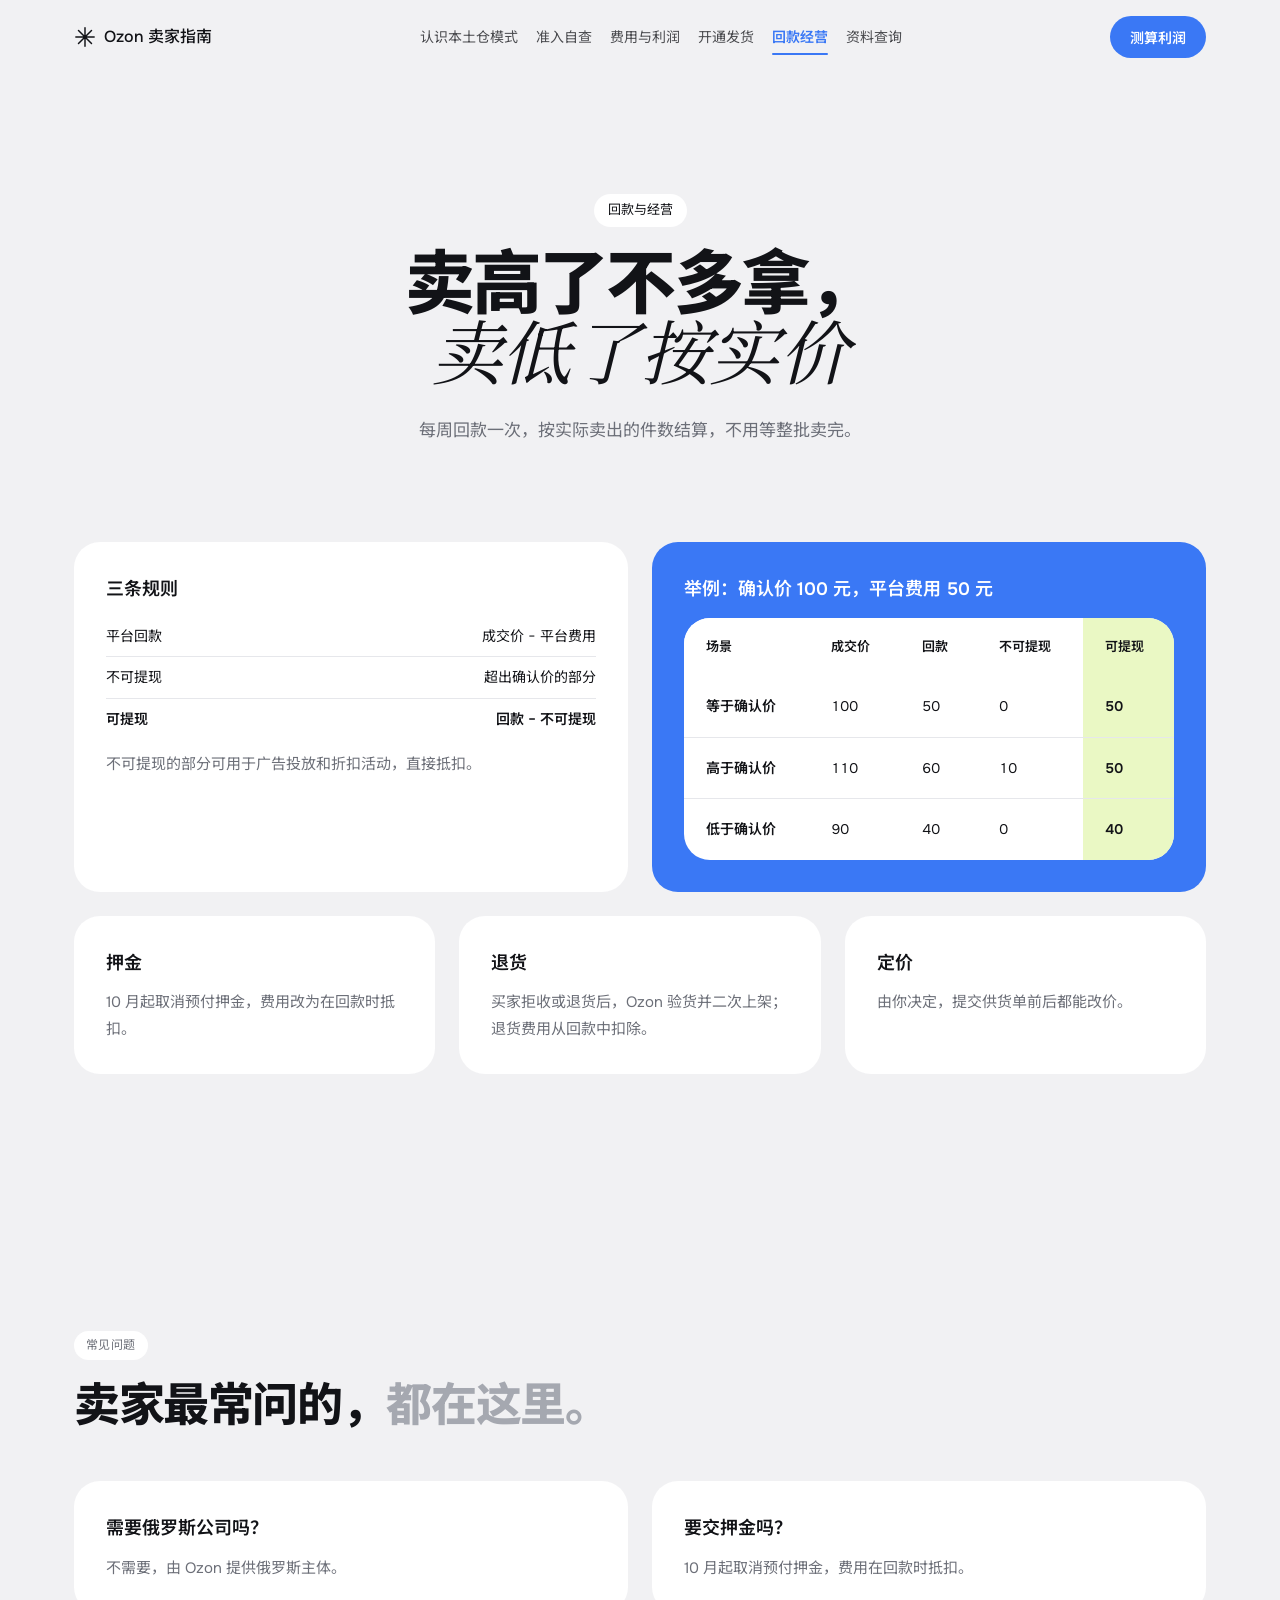
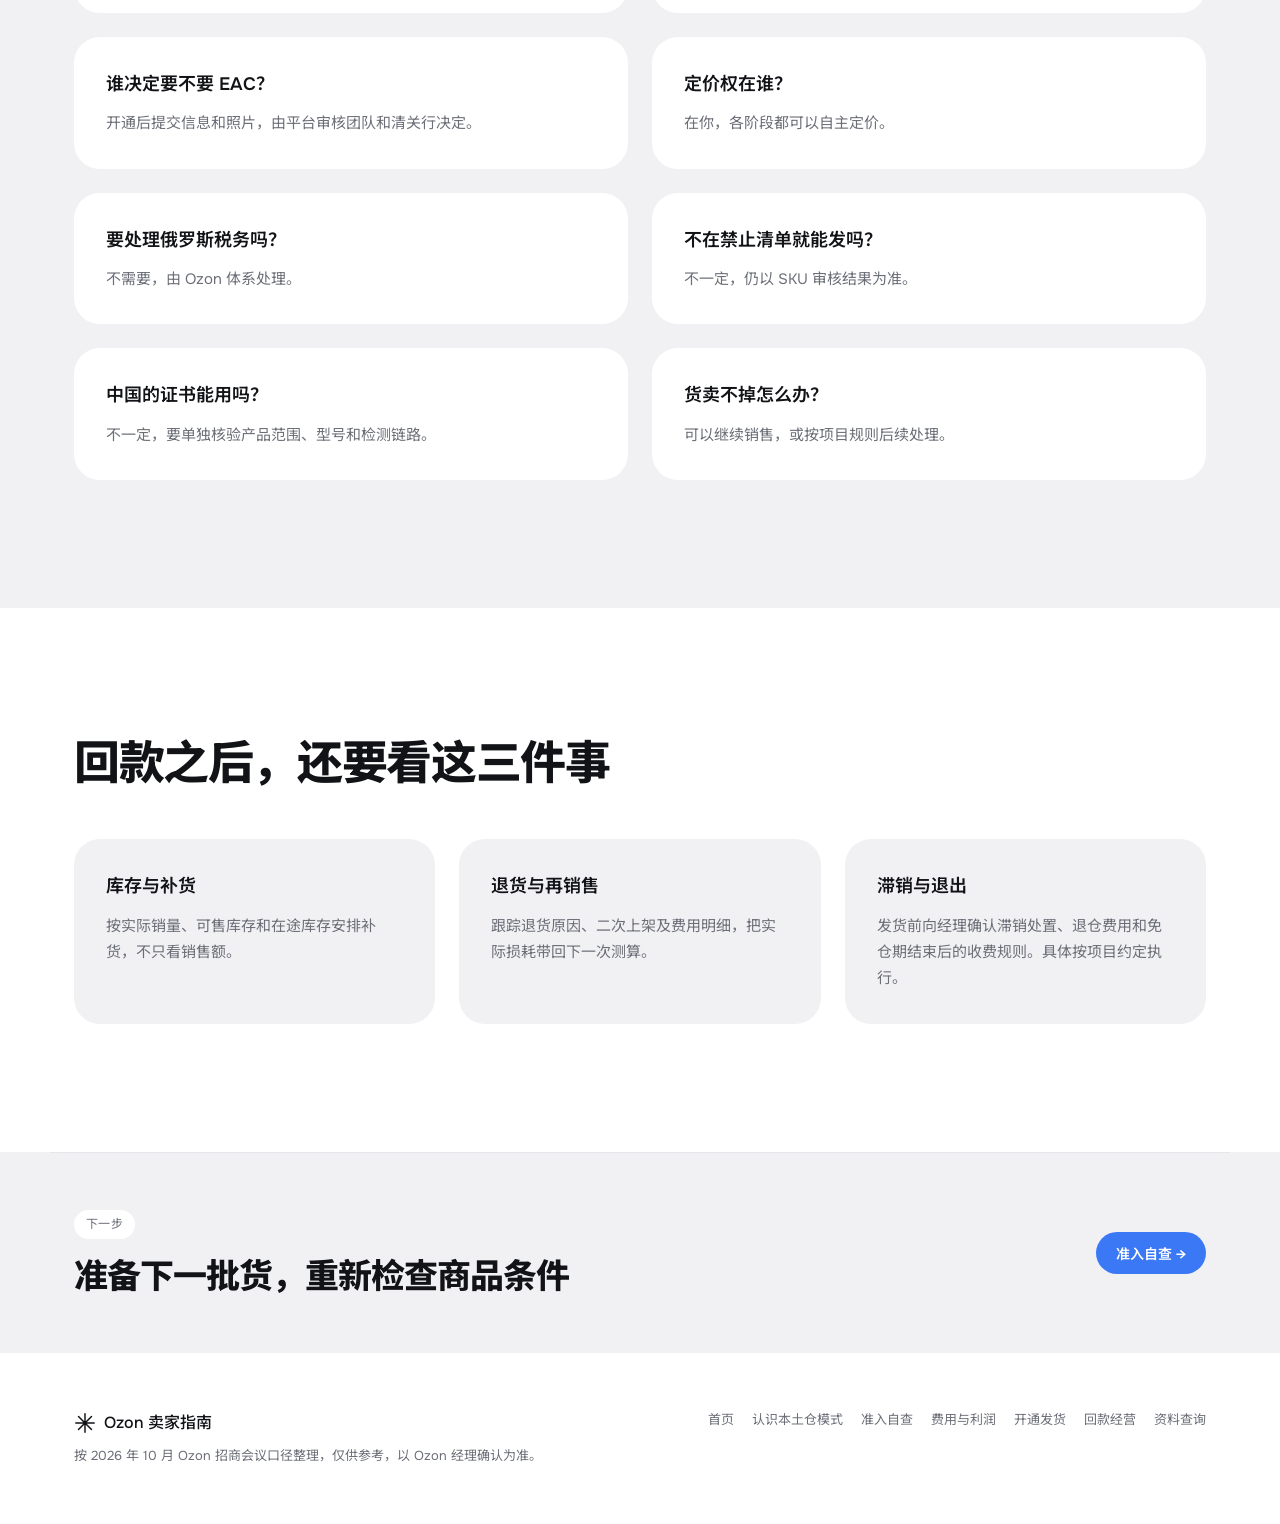
<file: payout.html>
<!DOCTYPE html>
<html lang="zh-CN"><meta charset="utf-8"/><meta content="width=device-width,initial-scale=1,viewport-fit=cover" name="viewport"/>
<title>Ozon 本土仓模式 回款与经营</title>
<meta content="cover" name="claude:viewport-fit-sides"/>
<link href="https://fonts.googleapis.com" rel="preconnect"/>
<link href="https://fonts.googleapis.com/css2?family=Instrument+Serif:ital@0;1&amp;family=Onest:wght@400;500;600;800&amp;family=Noto+Sans+SC:wght@400;500;700&amp;family=Noto+Serif+SC:wght@400;500&amp;display=swap" rel="stylesheet"/>
<link href="style.css" rel="stylesheet"/>
<header class="site"><div class="in"><a class="brand" href="index.html"><svg fill="none" stroke="currentColor" stroke-linecap="round" stroke-width="1.6" viewbox="0 0 24 24"><path d="M12 2v20M2 12h20M4.9 4.9l14.2 14.2M19.1 4.9 4.9 19.1"></path></svg>Ozon 卖家指南</a><nav class="menu"><a href="model.html">认识本土仓模式</a><a href="categories.html">准入自查</a><a href="calculator.html">费用与利润</a><a href="start.html">开通发货</a><a aria-current="page" href="payout.html">回款经营</a><a href="resources.html">资料查询</a></nav><a class="btn" href="calculator.html">测算利润</a></div>
<div class="in mnav"><a href="model.html">认识本土仓模式</a><a href="categories.html">准入自查</a><a href="calculator.html">费用与利润</a><a href="start.html">开通发货</a><a aria-current="page" href="payout.html">回款经营</a><a href="resources.html">资料查询</a></div></header>
<main><div class="phead"><div class="arc" style="position:absolute;left:50%;transform:translateX(-50%);width:min(900px,140vw);aspect-ratio:2/1;border-radius:50% 50% 0 0/100% 100% 0 0;background:linear-gradient(180deg,var(--sky),rgba(232,239,253,0) 80%)"></div><div class="in"><div class="badge" style="position:relative;background:#fff">回款与经营</div><h1 class="serif">卖高了不多拿，<em>卖低了按实价</em></h1><p>每周回款一次，按实际卖出的件数结算，不用等整批卖完。</p></div></div>
<section style="padding-top:20px"><div class="in">
<div class="split">
<div class="card"><h3>三条规则</h3><table class="fee"><tr><td>平台回款</td><td>成交价 − 平台费用</td></tr><tr><td>不可提现</td><td>超出确认价的部分</td></tr><tr class="t"><td>可提现</td><td>回款 − 不可提现</td></tr></table><p style="margin-top:12px">不可提现的部分可用于广告投放和折扣活动，直接抵扣。</p></div>
<div class="card panel-sky"><h3>举例：确认价 100 元，平台费用 50 元</h3>
<div aria-label="数据表，可横向滚动查看完整内容" class="tbl" role="region" style="margin-top:12px" tabindex="0"><table style="min-width:420px"><thead><tr><th>场景</th><th>成交价</th><th>回款</th><th>不可提现</th><th class="og">可提现</th></tr></thead><tbody>
<tr><th>等于确认价</th><td class="num">100</td><td class="num">50</td><td class="num">0</td><td class="og num">50</td></tr>
<tr><th>高于确认价</th><td class="num">110</td><td class="num">60</td><td class="num">10</td><td class="og num">50</td></tr>
<tr><th>低于确认价</th><td class="num">90</td><td class="num">40</td><td class="num">0</td><td class="og num">40</td></tr></tbody></table></div></div>
</div>
<div class="grid g3" style="margin-top:16px">
<div class="card"><h3>押金</h3><p>10 月起取消预付押金，费用改为在回款时抵扣。</p></div>
<div class="card"><h3>退货</h3><p>买家拒收或退货后，Ozon 验货并二次上架；退货费用从回款中扣除。</p></div>
<div class="card"><h3>定价</h3><p>由你决定，提交供货单前后都能改价。</p></div>
</div></div></section>

<section><div class="in">
<div class="eyebrow">常见问题</div><h2 class="h2">卖家最常问的，<span>都在这里。</span></h2>
<div class="grid g2" style="margin-top:28px">
<div class="card"><h3>需要俄罗斯公司吗？</h3><p>不需要，由 Ozon 提供俄罗斯主体。</p></div>
<div class="card"><h3>要交押金吗？</h3><p>10 月起取消预付押金，费用在回款时抵扣。</p></div>
<div class="card"><h3>谁决定要不要 EAC？</h3><p>开通后提交信息和照片，由平台审核团队和清关行决定。</p></div>
<div class="card"><h3>定价权在谁？</h3><p>在你，各阶段都可以自主定价。</p></div>
<div class="card"><h3>要处理俄罗斯税务吗？</h3><p>不需要，由 Ozon 体系处理。</p></div>
<div class="card"><h3>不在禁止清单就能发吗？</h3><p>不一定，仍以 SKU 审核结果为准。</p></div>
<div class="card"><h3>中国的证书能用吗？</h3><p>不一定，要单独核验产品范围、型号和检测链路。</p></div>
<div class="card"><h3>货卖不掉怎么办？</h3><p>可以继续销售，或按项目规则后续处理。</p></div>
</div></div></section>
<section class="soft"><div class="in"><h2 class="h2">回款之后，还要看这三件事</h2><div class="grid g3" style="margin-top:28px"><div class="card"><h3>库存与补货</h3><p>按实际销量、可售库存和在途库存安排补货，不只看销售额。</p></div><div class="card"><h3>退货与再销售</h3><p>跟踪退货原因、二次上架及费用明细，把实际损耗带回下一次测算。</p></div><div class="card"><h3>滞销与退出</h3><p>发货前向经理确认滞销处置、退仓费用和免仓期结束后的收费规则。具体按项目约定执行。</p></div></div></div></section><div class="in next"><div><div class="eyebrow">下一步</div><div class="h2">准备下一批货，重新检查商品条件</div></div><a class="btn" href="categories.html">准入自查 →</a></div></main>
<footer><div class="in"><div><a class="brand" href="index.html"><svg fill="none" stroke="currentColor" stroke-linecap="round" stroke-width="1.6" viewbox="0 0 24 24"><path d="M12 2v20M2 12h20M4.9 4.9l14.2 14.2M19.1 4.9 4.9 19.1"></path></svg>Ozon 卖家指南</a><p style="margin:8px 0 0">按 2026 年 10 月 Ozon 招商会议口径整理，仅供参考，以 Ozon 经理确认为准。</p></div><nav><a href="index.html">首页</a><a href="model.html">认识本土仓模式</a><a href="categories.html">准入自查</a><a href="calculator.html">费用与利润</a><a href="start.html">开通发货</a><a aria-current="page" href="payout.html">回款经营</a><a href="resources.html">资料查询</a></nav></div></footer>
<script defer="" src="motion.js"></script></html><link href="responsive.css" rel="stylesheet"/>
</file>
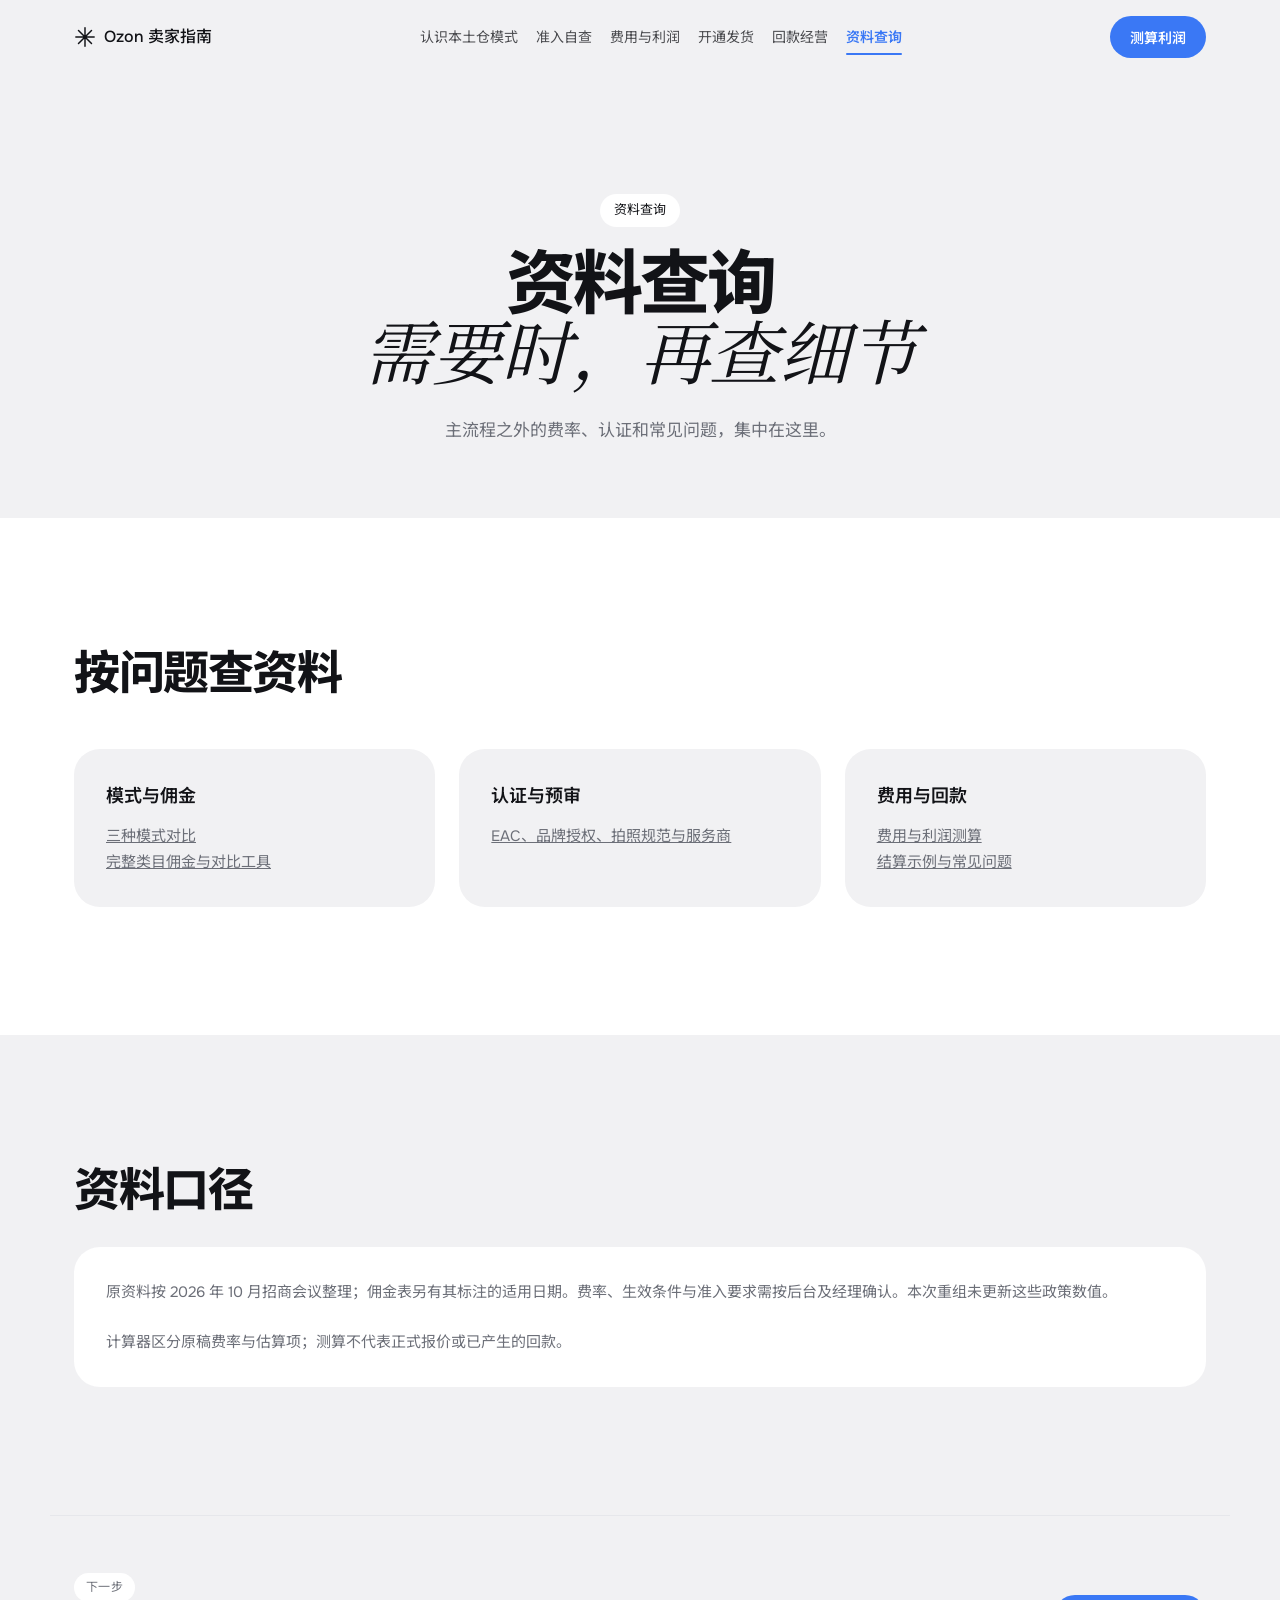
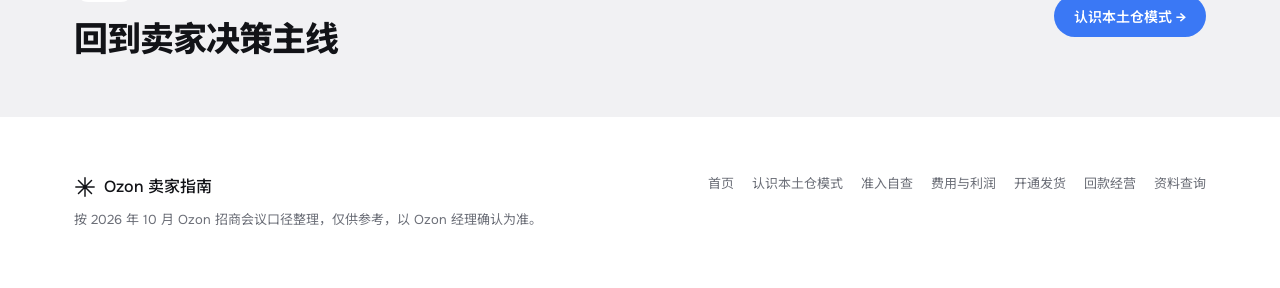
<file: resources.html>
<!DOCTYPE html>
<html lang="zh-CN"><meta charset="utf-8"/><meta content="width=device-width,initial-scale=1,viewport-fit=cover" name="viewport"/>
<title>资料查询 · Ozon 卖家指南</title>
<meta content="cover" name="claude:viewport-fit-sides"/>
<link href="https://fonts.googleapis.com" rel="preconnect"/>
<link href="https://fonts.googleapis.com/css2?family=Instrument+Serif:ital@0;1&amp;family=Onest:wght@400;500;600;800&amp;family=Noto+Sans+SC:wght@400;500;700&amp;family=Noto+Serif+SC:wght@400;500&amp;display=swap" rel="stylesheet"/>
<link href="style.css" rel="stylesheet"/>
<header class="site"><div class="in"><a class="brand" href="index.html"><svg fill="none" stroke="currentColor" stroke-linecap="round" stroke-width="1.6" viewbox="0 0 24 24"><path d="M12 2v20M2 12h20M4.9 4.9l14.2 14.2M19.1 4.9 4.9 19.1"></path></svg>Ozon 卖家指南</a><nav class="menu"><a href="model.html">认识本土仓模式</a><a href="categories.html">准入自查</a><a href="calculator.html">费用与利润</a><a href="start.html">开通发货</a><a href="payout.html">回款经营</a><a aria-current="page" href="resources.html">资料查询</a></nav><a class="btn" href="calculator.html">测算利润</a></div>
<div class="in mnav"><a href="model.html">认识本土仓模式</a><a href="categories.html">准入自查</a><a href="calculator.html">费用与利润</a><a href="start.html">开通发货</a><a href="payout.html">回款经营</a><a aria-current="page" href="resources.html">资料查询</a></div></header>
<main><div class="phead"><div class="in"><div class="badge">资料查询</div><h1>资料查询<em>需要时，再查细节</em></h1><p>主流程之外的费率、认证和常见问题，集中在这里。</p></div></div><section class="soft"><div class="in"><h2 class="h2">按问题查资料</h2><div class="grid g3" style="margin-top:28px"><div class="card"><h3>模式与佣金</h3><p><a href="compare.html">三种模式对比</a><br/><a href="commission.html">完整类目佣金与对比工具</a></p></div><div class="card"><h3>认证与预审</h3><p><a href="compliance.html">EAC、品牌授权、拍照规范与服务商</a></p></div><div class="card"><h3>费用与回款</h3><p><a href="calculator.html">费用与利润测算</a><br/><a href="payout.html">结算示例与常见问题</a></p></div></div></div></section><section class=""><div class="in"><h2 class="h2">资料口径</h2><div class="card" style="margin-top:28px"><p>原资料按 2026 年 10 月招商会议整理；佣金表另有其标注的适用日期。费率、生效条件与准入要求需按后台及经理确认。本次重组未更新这些政策数值。</p><p style="margin-top:16px">计算器区分原稿费率与估算项；测算不代表正式报价或已产生的回款。</p></div></div></section><div class="in next"><div><div class="eyebrow">下一步</div><div class="h2">回到卖家决策主线</div></div><a class="btn" href="model.html">认识本土仓模式 →</a></div></main>
<footer><div class="in"><div><a class="brand" href="index.html"><svg fill="none" stroke="currentColor" stroke-linecap="round" stroke-width="1.6" viewbox="0 0 24 24"><path d="M12 2v20M2 12h20M4.9 4.9l14.2 14.2M19.1 4.9 4.9 19.1"></path></svg>Ozon 卖家指南</a><p style="margin:8px 0 0">按 2026 年 10 月 Ozon 招商会议口径整理，仅供参考，以 Ozon 经理确认为准。</p></div><nav><a href="index.html">首页</a><a href="model.html">认识本土仓模式</a><a href="categories.html">准入自查</a><a href="calculator.html">费用与利润</a><a href="start.html">开通发货</a><a href="payout.html">回款经营</a><a aria-current="page" href="resources.html">资料查询</a></nav></div></footer>
<script defer="" src="motion.js"></script></html><link href="responsive.css" rel="stylesheet"/>
</file>
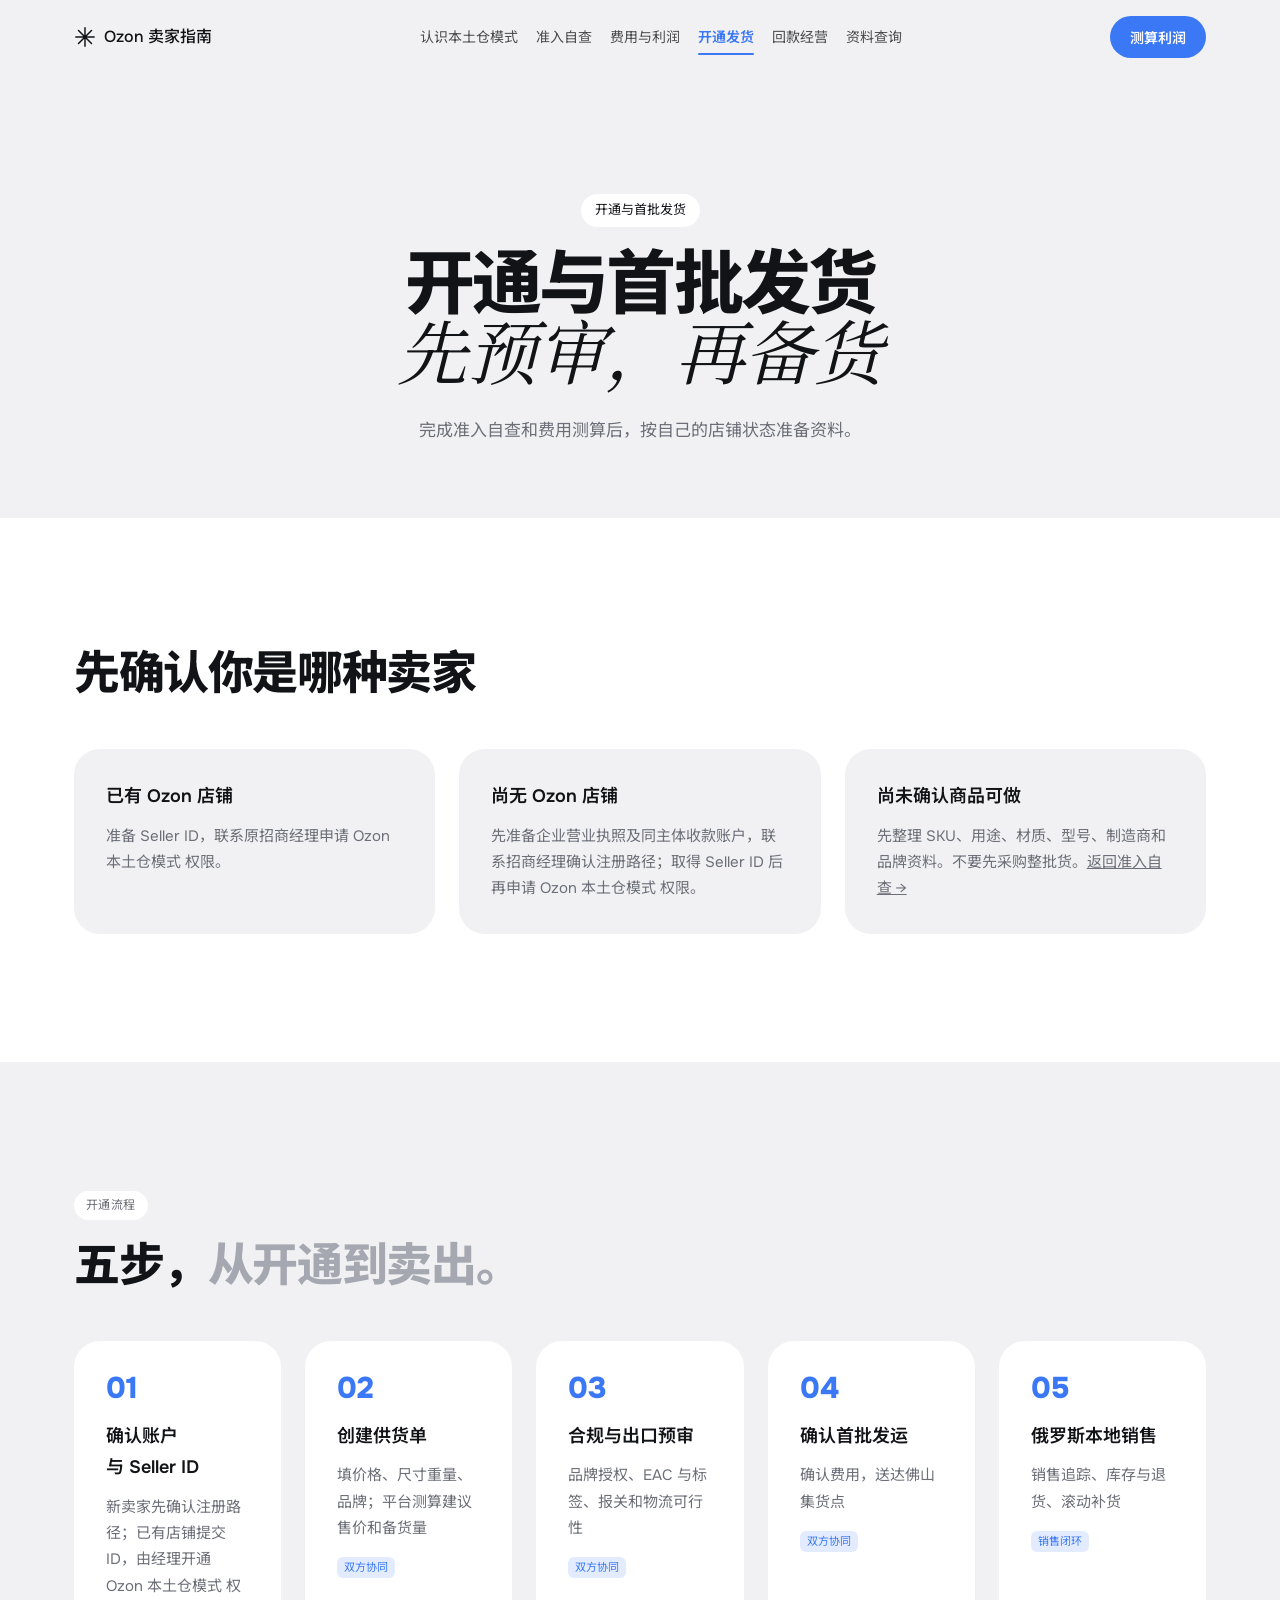
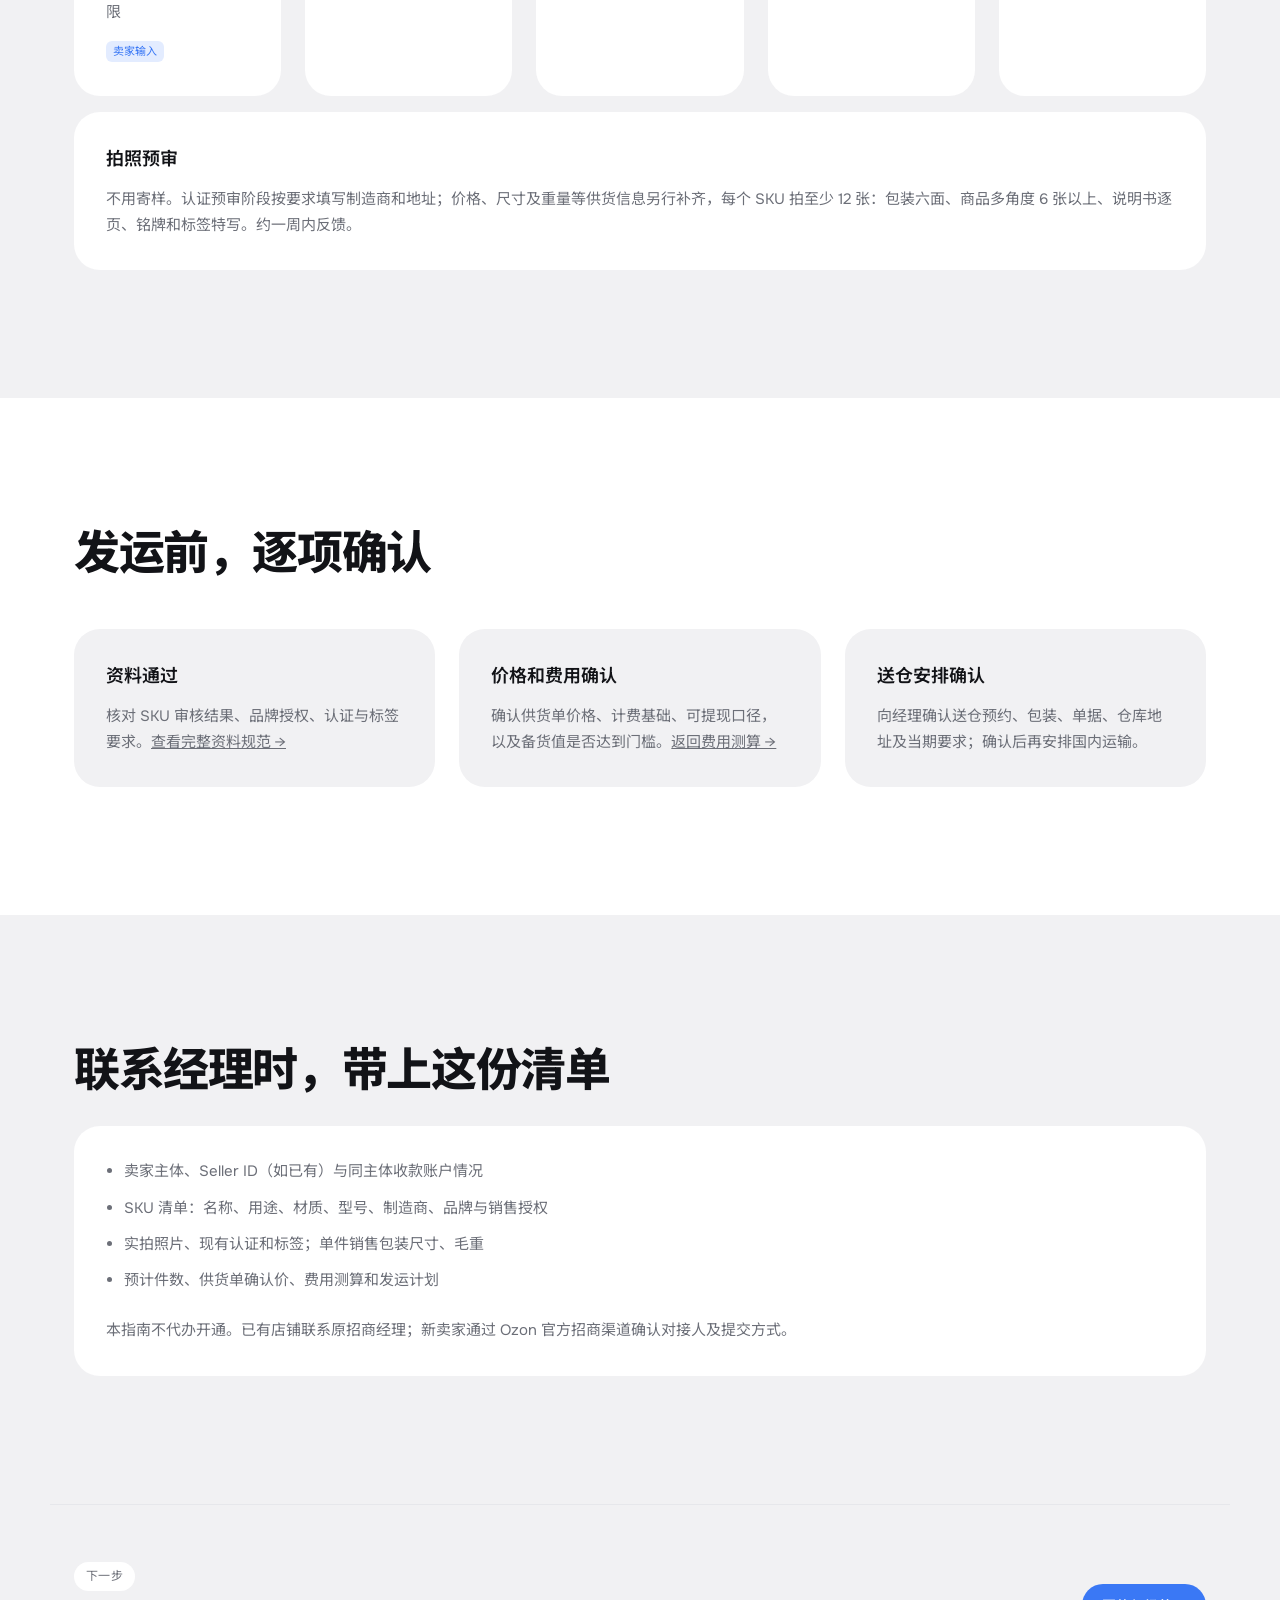
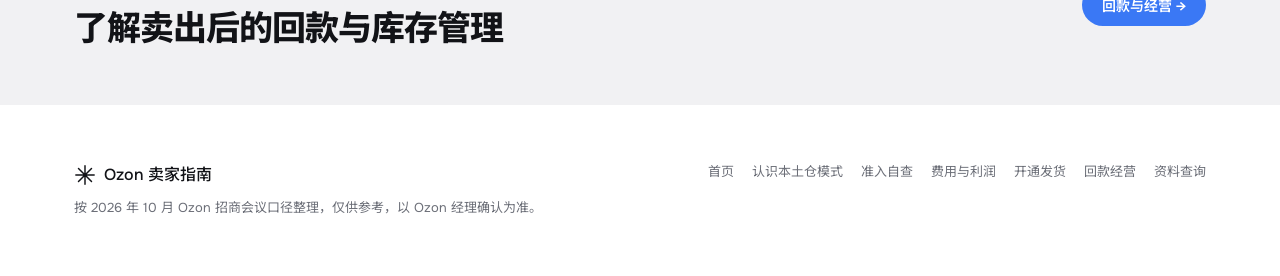
<file: start.html>
<!DOCTYPE html>
<html lang="zh-CN"><meta charset="utf-8"/><meta content="width=device-width,initial-scale=1,viewport-fit=cover" name="viewport"/>
<title>开通与首批发货 · Ozon 卖家指南</title>
<meta content="cover" name="claude:viewport-fit-sides"/>
<link href="https://fonts.googleapis.com" rel="preconnect"/>
<link href="https://fonts.googleapis.com/css2?family=Instrument+Serif:ital@0;1&amp;family=Onest:wght@400;500;600;800&amp;family=Noto+Sans+SC:wght@400;500;700&amp;family=Noto+Serif+SC:wght@400;500&amp;display=swap" rel="stylesheet"/>
<link href="style.css" rel="stylesheet"/>
<header class="site"><div class="in"><a class="brand" href="index.html"><svg fill="none" stroke="currentColor" stroke-linecap="round" stroke-width="1.6" viewbox="0 0 24 24"><path d="M12 2v20M2 12h20M4.9 4.9l14.2 14.2M19.1 4.9 4.9 19.1"></path></svg>Ozon 卖家指南</a><nav class="menu"><a href="model.html">认识本土仓模式</a><a href="categories.html">准入自查</a><a href="calculator.html">费用与利润</a><a aria-current="page" href="start.html">开通发货</a><a href="payout.html">回款经营</a><a href="resources.html">资料查询</a></nav><a class="btn" href="calculator.html">测算利润</a></div>
<div class="in mnav"><a href="model.html">认识本土仓模式</a><a href="categories.html">准入自查</a><a href="calculator.html">费用与利润</a><a aria-current="page" href="start.html">开通发货</a><a href="payout.html">回款经营</a><a href="resources.html">资料查询</a></div></header>
<main><div class="phead"><div class="in"><div class="badge">开通与首批发货</div><h1>开通与首批发货<em>先预审，再备货</em></h1><p>完成准入自查和费用测算后，按自己的店铺状态准备资料。</p></div></div><section class="soft"><div class="in"><h2 class="h2">先确认你是哪种卖家</h2><div class="grid g3" style="margin-top:28px"><div class="card"><h3>已有 Ozon 店铺</h3><p>准备 Seller ID，联系原招商经理申请 Ozon 本土仓模式 权限。</p></div><div class="card"><h3>尚无 Ozon 店铺</h3><p>先准备企业营业执照及同主体收款账户，联系招商经理确认注册路径；取得 Seller ID 后再申请 Ozon 本土仓模式 权限。</p></div><div class="card"><h3>尚未确认商品可做</h3><p>先整理 SKU、用途、材质、型号、制造商和品牌资料。不要先采购整批货。<a href="categories.html">返回准入自查 →</a></p></div></div></div></section><section><div class="in">
<div class="eyebrow">开通流程</div><h2 class="h2">五步，<span>从开通到卖出。</span></h2>
<div class="grid g5" style="margin-top:28px">
<div class="card step"><div class="n">01</div><h3 style="margin-top:12px">确认账户与 Seller ID</h3><p>新卖家先确认注册路径；已有店铺提交 ID，由经理开通 Ozon 本土仓模式 权限</p><span class="tag">卖家输入</span></div>
<div class="card step"><div class="n">02</div><h3 style="margin-top:12px">创建供货单</h3><p>填价格、尺寸重量、品牌；平台测算建议售价和备货量</p><span class="tag">双方协同</span></div>
<div class="card step"><div class="n">03</div><h3 style="margin-top:12px">合规与出口预审</h3><p>品牌授权、EAC 与标签、报关和物流可行性</p><span class="tag">双方协同</span></div>
<div class="card step"><div class="n">04</div><h3 style="margin-top:12px">确认首批发运</h3><p>确认费用，送达佛山集货点</p><span class="tag">双方协同</span></div>
<div class="card step"><div class="n">05</div><h3 style="margin-top:12px">俄罗斯本地销售</h3><p>销售追踪、库存与退货、滚动补货</p><span class="tag">销售闭环</span></div>
</div>
<div class="card" style="margin-top:16px"><h3>拍照预审</h3><p>不用寄样。认证预审阶段按要求填写制造商和地址；价格、尺寸及重量等供货信息另行补齐，每个 SKU 拍至少 12 张：包装六面、商品多角度 6 张以上、说明书逐页、铭牌和标签特写。约一周内反馈。</p></div>
</div></section><section class="soft"><div class="in"><h2 class="h2">发运前，逐项确认</h2><div class="grid g3" style="margin-top:28px"><div class="card"><h3>资料通过</h3><p>核对 SKU 审核结果、品牌授权、认证与标签要求。<a href="compliance.html">查看完整资料规范 →</a></p></div><div class="card"><h3>价格和费用确认</h3><p>确认供货单价格、计费基础、可提现口径，以及备货值是否达到门槛。<a href="calculator.html">返回费用测算 →</a></p></div><div class="card"><h3>送仓安排确认</h3><p>向经理确认送仓预约、包装、单据、仓库地址及当期要求；确认后再安排国内运输。</p></div></div></div></section><section class=""><div class="in"><h2 class="h2">联系经理时，带上这份清单</h2><div class="card" style="margin-top:28px"><ul class="clean"><li>卖家主体、Seller ID（如已有）与同主体收款账户情况</li><li>SKU 清单：名称、用途、材质、型号、制造商、品牌与销售授权</li><li>实拍照片、现有认证和标签；单件销售包装尺寸、毛重</li><li>预计件数、供货单确认价、费用测算和发运计划</li></ul><p style="margin-top:16px">本指南不代办开通。已有店铺联系原招商经理；新卖家通过 Ozon 官方招商渠道确认对接人及提交方式。</p></div></div></section><div class="in next"><div><div class="eyebrow">下一步</div><div class="h2">了解卖出后的回款与库存管理</div></div><a class="btn" href="payout.html">回款与经营 →</a></div></main>
<footer><div class="in"><div><a class="brand" href="index.html"><svg fill="none" stroke="currentColor" stroke-linecap="round" stroke-width="1.6" viewbox="0 0 24 24"><path d="M12 2v20M2 12h20M4.9 4.9l14.2 14.2M19.1 4.9 4.9 19.1"></path></svg>Ozon 卖家指南</a><p style="margin:8px 0 0">按 2026 年 10 月 Ozon 招商会议口径整理，仅供参考，以 Ozon 经理确认为准。</p></div><nav><a href="index.html">首页</a><a href="model.html">认识本土仓模式</a><a href="categories.html">准入自查</a><a href="calculator.html">费用与利润</a><a aria-current="page" href="start.html">开通发货</a><a href="payout.html">回款经营</a><a href="resources.html">资料查询</a></nav></div></footer>
<script defer="" src="motion.js"></script></html><link href="responsive.css" rel="stylesheet"/>
</file>
<file: style.css>
/* Layout: 居中衬线标题 + 天空弧形 + 风景插画；内容页为窄栏卡片 */
:root{
  --bg:#f1f1f3;--soft:#f1f1f3;--sky:#e4edff;--ink:#121317;--muted:#6c6f78;--faint:#a5a8b0;--line:#e6e7eb;
  --blue:#3a78f5;--lime:#c8ef4a;--leaf:#3a9a2f;--leaf-soft:#eaf8dc;--warn:#e0571c;--warn-soft:#fdeee5;
  --serif:"Instrument Serif","Noto Serif SC",Georgia,serif;--sans:"Onest","Noto Sans SC",system-ui,sans-serif;--heavy:"Onest","Noto Sans SC",system-ui,sans-serif;
  color-scheme:light;
}
*{box-sizing:border-box}
body{background:var(--bg);color:var(--ink);font-family:var(--sans);font-size:15px;line-height:1.65;-webkit-font-smoothing:antialiased}
a{color:inherit}
.in{max-width:1120px;margin:0 auto;padding-left:max(20px,env(safe-area-inset-left,0px));padding-right:max(20px,env(safe-area-inset-right,0px))}
.num{font-variant-numeric:tabular-nums}
h1,h2,h3{text-wrap:balance;margin:0}
.serif{font-family:var(--serif);font-weight:400;letter-spacing:-.01em}
em.it{font-style:italic;font-family:var(--serif)}
/* header */
header.site{position:sticky;top:env(safe-area-inset-top,0px);z-index:20;background:rgba(255,255,255,.9);backdrop-filter:blur(10px)}
body::before{content:"";position:fixed;inset:0 0 auto;height:env(safe-area-inset-top,0px);z-index:30;background:#fff}
header.site .in{display:flex;align-items:center;justify-content:space-between;gap:16px;padding-block:16px}
.brand{display:flex;align-items:center;gap:8px;text-decoration:none;font-weight:500;font-size:16px}
.brand svg{width:22px;height:22px}
.menu{display:flex;gap:28px;font-size:14px}
.menu a{text-decoration:none;color:var(--ink);opacity:.75;white-space:nowrap}
.menu a[aria-current="page"]{opacity:1;font-weight:600}
.btn{display:inline-flex;align-items:center;gap:8px;border:0;border-radius:999px;background:var(--ink);color:#fff;font:500 14px var(--sans);padding:11px 20px;text-decoration:none;cursor:pointer;white-space:nowrap}
.btn.light{background:#fff;color:var(--ink);box-shadow:0 2px 10px rgba(20,30,50,.12)}
.btn:focus-visible,a:focus-visible,input:focus-visible,button:focus-visible{outline:2px solid var(--blue);outline-offset:2px}
header.site .in.mnav{display:none}
@media (max-width:820px){.menu{display:none}header.site .in.mnav{display:flex;gap:6px;overflow-x:auto;padding-bottom:10px;scrollbar-width:none}.mnav a{flex:none;font-size:13px;text-decoration:none;padding:6px 12px;border-radius:999px;background:var(--soft);color:var(--muted)}.mnav a[aria-current="page"]{background:var(--ink);color:#fff}}
/* hero */
.hero{position:relative;text-align:center;overflow:hidden}
.hero .arc{position:absolute;left:50%;top:70px;width:min(980px,140vw);aspect-ratio:2/1;transform:translateX(-50%);border-radius:50% 50% 0 0/100% 100% 0 0;background:linear-gradient(180deg,var(--sky),rgba(232,239,253,0) 85%)}
.hero .inner{position:relative;z-index:1;padding-block:110px 40px}
.badge{display:inline-block;background:#fff;border-radius:999px;padding:5px 14px;font-size:13px;box-shadow:0 2px 10px rgba(20,30,50,.08);margin-bottom:22px}
.hero h1{font-size:clamp(42px,7.4vw,84px);line-height:1.05}
.hero p{max-width:600px;margin:22px auto 28px;color:var(--muted);font-size:16px}
.hero .cta{display:flex;gap:12px;justify-content:center;flex-wrap:wrap}
.float{position:absolute;z-index:2;width:58px;height:58px;border-radius:16px;background:#fff;box-shadow:0 8px 24px rgba(20,30,50,.12);display:grid;place-items:center;font-size:12px;font-weight:600;color:var(--ink)}
.float svg{width:26px;height:26px}
@media (prefers-reduced-motion:no-preference){.float{animation:bob 6s ease-in-out infinite}.float:nth-child(2n){animation-delay:-3s}@keyframes bob{50%{transform:translateY(-8px)}}}
@media (max-width:700px){.float{display:none}.hero .inner{padding-block:60px 30px}}
.land{display:block;width:100%;height:auto;margin-top:-10px}
/* page head */
.phead{position:relative;text-align:center;overflow:hidden;padding-block:70px 40px}
.phead .arc{top:30px}
.phead h1{position:relative;font-size:clamp(36px,6vw,64px);line-height:1.08}
.phead p{position:relative;max-width:620px;margin:16px auto 0;color:var(--muted)}
/* sections */
section{padding-block:64px}
.eyebrow{font-size:13px;color:var(--muted);letter-spacing:.04em;margin-bottom:10px}
.h2{font-family:var(--serif);font-weight:400;font-size:clamp(30px,4.4vw,46px);line-height:1.15}
.h2 span{color:var(--faint)}
.soft{background:var(--soft)}
.grid{display:grid;gap:16px}
.g2{grid-template-columns:repeat(2,minmax(0,1fr))}.g3{grid-template-columns:repeat(3,minmax(0,1fr))}.g4{grid-template-columns:repeat(4,minmax(0,1fr))}.g5{grid-template-columns:repeat(5,minmax(0,1fr))}
@media (max-width:900px){.g3,.g4,.g5{grid-template-columns:1fr 1fr}.g2{grid-template-columns:1fr}}
@media (max-width:460px){.g3{grid-template-columns:1fr}}
.card{background:#fff;border:1px solid var(--line);border-radius:22px;padding:22px;min-width:0}
.card h3{font-size:17px;font-weight:600;margin-bottom:6px}
.card p{margin:0;color:var(--muted);font-size:14px}
.card .big{font-family:var(--serif);font-size:44px;line-height:1.1;margin:6px 0}
.step .n{font-family:var(--serif);font-size:30px;color:var(--blue);line-height:1}
.step .tag{display:inline-block;font-size:11px;color:var(--leaf);background:var(--leaf-soft);border-radius:6px;padding:1px 7px;margin-top:10px}
ul.clean{margin:0;padding-left:18px;display:grid;gap:6px;color:var(--muted);font-size:14px}
.split{display:grid;grid-template-columns:1fr 1fr;gap:16px}
@media (max-width:900px){.split{grid-template-columns:1fr}}
.panel-sky{background:var(--sky);border:0}
.tbl{overflow-x:auto;border:1px solid var(--line);border-radius:22px;background:#fff}
.tbl table{width:100%;min-width:620px;border-collapse:collapse;font-size:14px}
.tbl th,.tbl td{padding:13px 18px;text-align:left;border-bottom:1px solid var(--line)}
.tbl thead th{font-weight:600;font-size:13px}
.tbl tbody th{font-weight:400;color:var(--muted)}
.tbl .og{background:var(--sky);font-weight:600}
.tbl tr:last-child th,.tbl tr:last-child td{border-bottom:0}
.tbl tr.sep th,.tbl tr.sep td{border-top:2px solid var(--line)}
.chips{display:flex;flex-wrap:wrap;gap:8px;margin-top:14px}
.chips span{border-radius:999px;padding:7px 14px;font-size:13px;background:var(--soft)}
.chips.dark span{background:var(--ink);color:#fff}
.next{display:flex;justify-content:space-between;align-items:center;gap:16px;flex-wrap:wrap;border-top:1px solid var(--line);padding-block:36px}
.next .h2{font-size:clamp(24px,3.4vw,34px)}
/* footer */
footer{background:var(--soft);border-top:1px solid var(--line)}
footer .in{padding-block:40px;display:flex;justify-content:space-between;gap:20px;flex-wrap:wrap;font-size:13px;color:var(--muted)}
footer .brand{color:var(--ink)}
footer nav{display:flex;gap:18px;flex-wrap:wrap}
footer nav a{text-decoration:none}
/* calculator */
.calc{display:grid;grid-template-columns:minmax(0,1.05fr) minmax(0,1fr);gap:20px;align-items:start}
@media (max-width:900px){.calc{grid-template-columns:1fr}}
.form h3{font-size:15px;font-weight:600;margin:0 0 12px}
.form .blk+.blk{border-top:1px solid var(--line);margin-top:20px;padding-top:20px}
.fields{display:grid;grid-template-columns:1fr 1fr;gap:12px}.fields.t3{grid-template-columns:repeat(3,1fr)}
label.f{display:flex;flex-direction:column;gap:6px;font-size:13px;color:var(--muted);min-width:0}
.ipt{display:flex;align-items:center;border:1px solid var(--line);border-radius:14px;background:var(--soft);padding:0 14px;height:48px}
.ipt:focus-within{border-color:var(--blue);background:#fff}
.ipt input{flex:1;min-width:0;border:0;background:transparent;color:var(--ink);font:500 16px var(--sans);font-variant-numeric:tabular-nums;outline:none}
.ipt span{font-size:12px;color:var(--faint)}
.est{font-size:10px;color:var(--warn);background:var(--warn-soft);border-radius:5px;padding:0 5px;margin-left:4px}
.presets{display:flex;flex-wrap:wrap;gap:8px;margin-bottom:20px}
.pre{border:1px solid var(--line);background:#fff;border-radius:999px;font:500 13px var(--sans);padding:8px 14px;cursor:pointer;color:var(--ink)}
.pre[aria-pressed="true"]{background:var(--ink);color:#fff;border-color:var(--ink)}
.res{position:sticky;top:90px}
@media (max-width:900px){.res{position:static}}
.res .head{background:var(--sky);border-radius:22px;padding:24px}
.res .head .k{font-size:13px;color:var(--muted)}
.res .head .big{font-family:var(--serif);font-size:clamp(48px,7vw,64px);line-height:1.05;margin:4px 0}
.res .head .row{display:grid;grid-template-columns:repeat(3,1fr);gap:10px;margin-top:16px;padding-top:14px;border-top:1px solid rgba(43,95,217,.18)}
.res .head small{display:block;font-size:12px;color:var(--muted)}
.res .head b{font-size:18px;font-weight:600}
.bar{display:flex;height:12px;border-radius:999px;overflow:hidden;margin:6px 0 10px;background:var(--soft)}
.bar i{display:block;height:100%}
.legend{display:flex;flex-wrap:wrap;gap:6px 14px;font-size:12px;color:var(--muted)}
.legend span::before{content:"";display:inline-block;width:8px;height:8px;border-radius:50%;margin-right:6px;background:var(--c)}
table.fee{width:100%;border-collapse:collapse;font-size:14px;margin-top:10px}
table.fee td{padding:8px 0;border-bottom:1px solid var(--line)}
table.fee td:last-child{text-align:right;font-variant-numeric:tabular-nums;white-space:nowrap}
table.fee tr.h td{font-size:12px;color:var(--faint);padding-top:16px;letter-spacing:.04em}
table.fee tr.t td{font-weight:600;border-bottom:0}
table.fee small{color:var(--faint)}
.checks{display:grid;gap:8px;margin-top:14px}
.chk{display:flex;gap:10px;font-size:13px;border-radius:12px;padding:10px 12px;background:var(--leaf-soft)}
.chk.bad{background:var(--warn-soft)}
.chk b{flex:none;display:grid;place-items:center;width:20px;height:20px;border-radius:50%;background:var(--leaf);color:#fff;font-size:12px}
.chk.bad b{background:var(--warn)}
html{padding-top:env(safe-area-inset-top,0px);padding-bottom:env(safe-area-inset-bottom,0px)}
body{margin:0}
img{max-width:100%}
[hidden]{display:none!important}

@media (max-width:820px){header.site .btn{padding:9px 14px;font-size:13px}}

/* v2: bold grotesk + italic serif, blue pills, gray canvas */
header.site{background:rgba(241,241,243,.9)}
body::before{background:var(--bg)}
.btn{background:var(--blue);font-weight:600}
.btn.light{background:#fff;color:var(--ink);box-shadow:none}
.btn.dark{background:var(--ink)}
.menu a[aria-current="page"]{color:var(--blue)}
.mnav a{background:#fff!important}.mnav a[aria-current="page"]{background:var(--blue)!important;color:#fff!important}
.h2{font-family:var(--heavy);font-weight:800;letter-spacing:-.03em}
.h2 span{color:var(--faint)}
.h2 i{font-family:var(--serif);font-weight:400;font-style:italic;letter-spacing:0}
.soft{background:#fff}
section{padding-block:56px}
.card{border:0}
.soft .card{background:var(--bg)}
.card .big{font-family:var(--heavy);font-weight:800;letter-spacing:-.03em}
.step .n{font-family:var(--heavy);font-weight:800;color:var(--blue)}
.panel-sky{background:var(--blue)!important;color:#fff}
.panel-sky p,.panel-sky li,.panel-sky .clean{color:rgba(255,255,255,.85)!important}
.panel-sky .tbl{color:var(--ink)}
.tbl{border:0}
.tbl .og{background:var(--lime)}
.chips span{background:#fff}
.soft .chips span{background:#fff}
.chips.dark span{background:var(--blue)}
.ihero{padding-block:56px 40px}
.ihero h1{font-family:var(--heavy);font-weight:800;font-size:clamp(34px,6.2vw,76px);line-height:1.06;letter-spacing:-.04em;color:var(--faint)}
.ihero h1 b{color:var(--ink);font-weight:800}
.ico{display:inline-grid;place-items:center;width:1.05em;height:1.05em;vertical-align:-.16em;margin:0 .06em;border-radius:.26em;transform:rotate(-8deg)}
.ico svg{width:.66em;height:.66em}
.ico.b{background:linear-gradient(145deg,#6fa0ff,#2f63e6);box-shadow:inset 0 -4px 8px rgba(0,0,0,.18),0 6px 14px rgba(58,120,245,.35)}
.ico.l{background:linear-gradient(145deg,#e3ff7a,#a8d62a);box-shadow:inset 0 -4px 8px rgba(0,0,0,.12),0 6px 14px rgba(160,210,40,.4);transform:rotate(9deg)}
.ico.o{background:linear-gradient(145deg,#ffb27a,#ef6a26);box-shadow:inset 0 -4px 8px rgba(0,0,0,.15),0 6px 14px rgba(239,106,38,.35);transform:rotate(6deg)}
.ico.p{background:linear-gradient(145deg,#c7a6ff,#8a5cf0);box-shadow:inset 0 -4px 8px rgba(0,0,0,.15),0 6px 14px rgba(138,92,240,.35)}
.ihero p{max-width:560px;color:var(--muted);font-size:17px;margin:26px 0 28px}
.ihero .cta{display:flex;gap:12px;flex-wrap:wrap}
.mock{margin-top:48px;background:#fff;border-radius:28px;padding:22px;display:grid;grid-template-columns:repeat(3,minmax(0,1fr));gap:14px}
.mock .m{border-radius:20px;background:var(--bg);padding:18px;min-width:0}
.mock .m .tag{display:inline-block;font-size:11px;border-radius:999px;padding:3px 10px;background:#fff;margin-right:4px}
.mock .m .v{font-family:var(--heavy);font-weight:800;font-size:clamp(28px,4vw,42px);letter-spacing:-.03em;margin:22px 0 4px}
.mock .m p{margin:0;font-size:13px;color:var(--muted)}
.mock .m.b{background:var(--blue);color:#fff}.mock .m.b p{color:rgba(255,255,255,.8)}
.mock .m.l{background:var(--lime)}
@media (max-width:760px){.mock{grid-template-columns:1fr}}
.phead{text-align:center;padding-block:56px 28px}
.phead .arc{display:none}
.phead h1{font-family:var(--heavy);font-weight:800;letter-spacing:-.04em;font-size:clamp(36px,6.4vw,70px);line-height:1.02}
.phead h1 em{display:block;font-family:var(--serif);font-weight:400;font-style:italic;letter-spacing:-.01em}
.badge{box-shadow:none}
footer{background:#fff;border:0}
.res .head{background:var(--blue);color:#fff}
.res .head .k,.res .head small,#note{color:rgba(255,255,255,.8)!important}
.res .head .big{font-family:var(--heavy);font-weight:800;letter-spacing:-.03em}
.res .head .row{border-top-color:rgba(255,255,255,.25)}
.pre[aria-pressed="true"]{background:var(--blue);border-color:var(--blue)}
.ipt{background:var(--bg);border-color:transparent}
.next .h2{font-weight:800}

/* v3b: restrained — neutral cards, blue for numbers, lime only for Ozon 本土仓模式 highlight */
.grid>.card .n,.grid>.card .big{color:var(--blue)}
.step .tag{background:var(--c1s,#e3ecff);color:var(--blue)}
.chips span{background:#fff;color:var(--ink)}
section:not(.soft) .chips span{background:var(--bg)}
.tbl thead th{background:#fff;border-bottom:2px solid var(--ink)}
.tbl thead th.og,.tbl .og{background:#eaf8c4}
.tbl tbody th{color:var(--ink);font-weight:600}
.eyebrow{display:inline-block;background:#fff;color:var(--muted);border-radius:999px;padding:4px 12px;font-size:12px}
.soft .eyebrow{background:var(--bg)}
.card[style*="warn-soft"]{background:var(--warn-soft)!important}
:root{--c1s:#e3ecff}

/* ===== motion ===== */
@view-transition{navigation:auto}
::view-transition-old(root){animation:vt-out .25s ease both}
::view-transition-new(root){animation:vt-in .35s ease both}
@keyframes vt-out{to{opacity:0;transform:translateY(-8px)}}
@keyframes vt-in{from{opacity:0;transform:translateY(10px)}}
@media (prefers-reduced-motion:no-preference){
  .pop{animation:pop .7s cubic-bezier(.2,.8,.2,1) both}
  @keyframes pop{from{opacity:0;transform:translateY(18px)}}
  .ihero h1 .ico.pop{animation:popIco .8s cubic-bezier(.3,1.6,.5,1) both,bob 5s ease-in-out 1.2s infinite}
  @keyframes popIco{from{opacity:0;transform:scale(.3) rotate(-30deg)}}
  @keyframes bob{50%{translate:0 -6px}}
  .rv{opacity:0;transform:translateY(22px);transition:opacity .6s ease,transform .7s cubic-bezier(.2,.8,.2,1)}
  .rv.in-view{opacity:1;transform:none}
  .card,.btn,.mock .m{transition:transform .25s ease,box-shadow .25s ease,opacity .6s ease}
  a.card:hover,.grid>.card:hover,.mock .m:hover{transform:translateY(-4px);box-shadow:0 14px 34px rgba(20,30,60,.08)}
  .btn:hover{transform:translateY(-2px)}
  .btn:active{transform:translateY(0) scale(.98)}
  .tbl tbody tr{transition:background .2s}
  .tbl tbody tr:hover td,.tbl tbody tr:hover th{background:#f6f8ff}
  .menu a{position:relative}
  .menu a::after{content:"";position:absolute;left:0;right:0;bottom:-6px;height:2px;border-radius:2px;background:var(--blue);transform:scaleX(0);transition:transform .25s ease;transform-origin:left}
  .menu a:hover::after,.menu a[aria-current="page"]::after{transform:scaleX(1)}
  .bar i{transition:width .5s cubic-bezier(.2,.8,.2,1)}
  .mock .m.b{background:linear-gradient(120deg,#3a78f5,#5b8ff7,#3a78f5);background-size:200% 100%;animation:sheen 6s ease-in-out infinite}
  @keyframes sheen{50%{background-position:100% 0}}
}

/* ===== breathing room ===== */
body{font-size:16px;line-height:1.75}
.in{max-width:1180px;padding-left:max(24px,env(safe-area-inset-left,0px));padding-right:max(24px,env(safe-area-inset-right,0px))}
section{padding-block:clamp(72px,10vw,128px)}
section[style*="padding-top:20px"]{padding-top:24px!important}
.phead{padding-block:clamp(72px,10vw,120px) clamp(40px,6vw,72px)}
.phead p{margin-top:24px;font-size:17px;line-height:1.8}
.ihero{padding-block:clamp(64px,9vw,120px) clamp(48px,6vw,80px)}
.ihero p{margin:32px 0 36px;font-size:18px;line-height:1.8}
.mock{margin-top:72px;padding:28px;gap:20px}
.mock .m{padding:28px}
.eyebrow{margin-bottom:18px}
.h2{line-height:1.2}
.grid{gap:24px}
.split{gap:24px}
.grid[style*="margin-top:28px"],.split[style*="margin-top:28px"],.tbl[style*="margin-top:28px"]{margin-top:48px!important}
.card{padding:32px;border-radius:26px}
.card h3{font-size:18px;margin-bottom:10px}
.card p{font-size:15px;line-height:1.75}
.card .big{margin:10px 0 12px}
.step h3{margin-top:18px!important}
.step .tag{margin-top:16px}
ul.clean{gap:10px;font-size:15px}
.chips{gap:10px;margin-top:20px}
.chips span{padding:8px 16px}
.tbl th,.tbl td{padding:18px 22px}
.tbl{border-radius:26px}
[style*="margin-top:16px"]{margin-top:24px!important}
[style*="margin-top:48px"].eyebrow{margin-top:96px!important}
.next{padding-block:56px}
footer .in{padding-block:56px}
.calc{gap:28px}
.form .blk+.blk{margin-top:28px;padding-top:28px}
.fields{gap:16px}
.res .head{padding:32px}
p[style*="font-size:13px"]{margin-top:20px!important;line-height:1.75}
@media (max-width:700px){
  section{padding-block:64px}
  .card{padding:24px}
  .grid,.split{gap:16px}
  .tbl th,.tbl td{padding:14px 16px}
}
.chips.dark span{background:var(--blue)!important;color:#fff!important}

/* ===== journey ===== */
.jr{display:grid;grid-template-columns:minmax(0,1.15fr) minmax(0,1fr);gap:48px;margin-top:48px;align-items:start}
.jr-stage{position:sticky;top:96px}
.jr-map svg{display:block;width:100%;height:auto}
.jr-zone{font:700 15px var(--sans);fill:var(--ink)}
.jr-small{font:12px var(--sans);fill:var(--faint)}
.jr-node circle{fill:#fff;stroke:#c9d3e6;stroke-width:3;transition:fill .3s,stroke .3s}
.jr-node.on circle{fill:#3a78f5;stroke:#3a78f5}
.jr-node text{font:600 12px var(--sans);fill:var(--muted)}
.jr-node.on text{fill:var(--ink)}
.jr-hud{display:grid;grid-template-columns:repeat(3,minmax(0,1fr));gap:12px;margin-top:16px}
.jr-hud>div{background:#fff;border-radius:18px;padding:14px 16px;min-width:0}
.jr-hud small{display:block;font-size:12px;color:var(--muted)}
.jr-hud b{font-size:16px;display:inline-block;margin-top:2px}
.who{display:inline-block;font-size:12px;font-weight:600;border-radius:999px;padding:3px 10px}
.who.you{background:#ffeee3;color:#c4521a}
.who.oz{background:#e3ecff;color:#2557c9}
.who.back{background:#eaf8c4;color:#4c7a0a}
.jr-hud b.who{font-size:14px;padding:3px 12px}
.jr-steps{list-style:none;margin:0;padding:0;display:grid;gap:28px}
.jr-steps li{background:#fff;border:1px solid var(--line);border-radius:26px;padding:32px;min-height:62vh;display:flex;flex-direction:column;justify-content:center;opacity:.45;transition:opacity .4s,border-color .4s,box-shadow .4s}
.jr-steps li.cur{opacity:1;border-color:var(--blue);box-shadow:0 18px 40px rgba(58,120,245,.1)}
.jr-steps h3{font-size:22px;margin:14px 0 10px}
.jr-steps p{color:var(--muted);margin:0}
.jr-steps dl{display:grid;grid-template-columns:auto 1fr;gap:6px 14px;margin:20px 0 0;font-size:14px}
.jr-steps dt{color:var(--faint)}.jr-steps dd{margin:0}
.mf{margin-top:40px;background:#fff;border-radius:26px;padding:32px}
.mf-bar{display:flex;height:72px;border-radius:16px;overflow:hidden}
.mf-bar i{display:flex;align-items:center;justify-content:center;color:#fff;font:600 13px var(--sans);font-style:normal;white-space:nowrap;overflow:hidden;width:0;transition:width .9s cubic-bezier(.2,.8,.2,1)}
.mf-legend{list-style:none;margin:24px 0 0;padding:0;display:grid;grid-template-columns:repeat(auto-fit,minmax(170px,1fr));gap:14px}
.mf-legend li{display:flex;gap:10px;align-items:baseline;font-size:14px}
.mf-legend li::before{content:"";flex:none;width:10px;height:10px;border-radius:3px;background:var(--c);transform:translateY(1px)}
.mf-legend b{font-size:18px}
.mf-legend small{display:block;color:var(--muted);font-size:12px}
@media (max-width:900px){
  .jr{grid-template-columns:1fr;gap:20px}
  .jr-stage{top:118px;z-index:5;background:var(--bg);padding-bottom:10px}
  .jr-hud b{font-size:14px}
  .jr-steps li{min-height:auto;padding:24px;opacity:1}
}
.jr-steps .who{align-self:flex-start}
.soft .mf{background:var(--bg)}
@media (max-width:900px){
  .jr-map svg{max-height:170px;width:auto;margin:0 auto}
  .jr-hud{gap:8px;margin-top:8px}
  .jr-hud>div{padding:8px 10px;border-radius:12px}
  .jr-hud small{font-size:11px}
  .jr-hud b{font-size:13px}
  .jr-hud b.who{font-size:12px;padding:2px 8px}
}

/* ===== commission comparer ===== */
.cmp{display:grid;grid-template-columns:minmax(0,.9fr) minmax(0,1.1fr);gap:28px;margin-top:48px;align-items:start}
.cmp-pick,.cmp-out{background:var(--bg);border-radius:26px;padding:32px}
.cmp-lbl{font-size:13px;color:var(--muted);margin-bottom:12px}
.cmp-chips{display:flex;flex-wrap:wrap;gap:8px}
.cmp-chips button{border:1px solid var(--line);background:#fff;color:var(--ink);border-radius:999px;font:500 14px var(--sans);padding:8px 14px;cursor:pointer;transition:background .2s,color .2s}
.cmp-chips button[aria-pressed="true"]{background:var(--ink);color:#fff;border-color:var(--ink)}
.cmp-chips button small{color:inherit;opacity:.6;margin-left:4px}
.cmp-head{font-size:15px;color:var(--muted);margin-bottom:24px}
.cmp-head b{color:var(--ink)}
.cmp-rows{display:grid;gap:22px}
.cmp-row .t{display:flex;justify-content:space-between;align-items:baseline;gap:12px;margin-bottom:8px}
.cmp-row .t span{font-weight:600}
.cmp-row .t b{font-family:var(--heavy);font-weight:800;font-size:26px;letter-spacing:-.02em}
.cmp-row .t small{font-size:13px;color:var(--muted);font-weight:400;margin-left:6px}
.cmp-row .track{height:16px;border-radius:999px;background:#fff;overflow:hidden}
.cmp-row .track i{display:block;height:100%;border-radius:999px;background:var(--c);width:0;transition:width .6s cubic-bezier(.2,.8,.2,1)}
.cmp-row .t b{color:var(--c)}
.cmp-row p{margin:6px 0 0;font-size:13px;color:var(--muted)}
.cmp-note{margin:24px 0 0;font-size:13px;color:var(--muted);line-height:1.7}
.dot-legend{display:flex;gap:20px;margin-top:40px;font-size:14px}
.dot-legend span::before{content:"";display:inline-block;width:12px;height:12px;border-radius:50%;background:var(--c);margin-right:8px;vertical-align:-1px}
.dots{margin-top:20px;background:#fff;border-radius:26px;padding:24px 32px}
.drow{display:grid;grid-template-columns:110px 1fr;align-items:center;gap:16px;padding:12px 0;border-bottom:1px solid var(--line)}
.drow:last-child{border-bottom:0}
.drow .n{font-size:14px;font-weight:600}
.dline{position:relative;height:28px}
.dline::before{content:"";position:absolute;left:0;right:0;top:50%;height:2px;background:var(--line)}
.dline .span{position:absolute;top:50%;height:4px;margin-top:-2px;background:linear-gradient(90deg,#3a9a2f,#e8692a);opacity:.25;border-radius:2px}
.dline .d{position:absolute;top:50%;width:14px;height:14px;margin:-7px 0 0 -7px;border-radius:50%;background:var(--c);box-shadow:0 0 0 3px #fff}
.dline .d em{position:absolute;top:-22px;left:50%;transform:translateX(-50%);font:600 11px var(--sans);font-style:normal;color:var(--c);white-space:nowrap}
.daxis{display:grid;grid-template-columns:110px 1fr;gap:16px;margin-top:8px}
.daxis div{position:relative;height:18px;font-size:11px;color:var(--faint)}
.daxis span{position:absolute;transform:translateX(-50%)}
details.full{margin-top:48px}
details.full summary{cursor:pointer;font-weight:600;color:var(--blue);list-style:none}
details.full summary::-webkit-details-marker{display:none}
details.full summary::after{content:" ＋"}details.full[open] summary::after{content:" －"}
@media (max-width:900px){.cmp{grid-template-columns:1fr}.cmp-pick,.cmp-out{padding:22px}.drow,.daxis{grid-template-columns:72px 1fr}.drow .n{font-size:13px}.dots{padding:16px 18px}}
</file>
<file: responsive.css>
/* Layout corrections only. Original design tokens, type and components retained. */
main,.in,.grid,.split,.calc,.cmp,.res{min-width:0}
.brand{flex-shrink:0}
header.site .menu{gap:18px}
@media(max-width:1190px){
  header.site .menu{display:none}
  header.site .in.mnav{display:flex;justify-content:flex-start;gap:6px;overflow-x:auto;padding-block:0 10px;scrollbar-width:thin}
  .mnav a{flex:none;font-size:13px;text-decoration:none;padding:8px 12px;border-radius:999px;color:var(--muted);white-space:nowrap}
  .res,.jr-stage{top:148px}
}
.card,.checks,.jr-steps dd{overflow-wrap:anywhere}
.tbl{max-width:100%;overscroll-behavior-x:contain}
.tbl:focus-visible{outline:2px solid var(--blue);outline-offset:3px}
.fields .ipt{gap:6px}
.fields .ipt span{flex-shrink:0}
.back-link{font-size:14px!important;margin:0 0 20px!important}
.back-link a{color:var(--blue)}
.assumptions{margin-top:20px;padding:16px 20px;border-radius:14px;background:var(--sky);font-size:14px;color:var(--ink)}
.assumptions a{color:var(--blue)}
.res .head .row{grid-template-columns:repeat(auto-fit,minmax(110px,1fr))}
.res .head b{overflow-wrap:anywhere}
.credit-line{font-size:13px;margin-top:16px}
.input-error{color:var(--warn);font-size:14px}
.cmp-row .t{flex-wrap:wrap}
@media(max-width:900px){.res,.jr-stage{position:static}.jr-map svg{width:100%;max-height:none}.g4,.g5{grid-template-columns:repeat(2,minmax(0,1fr))}}
@media(max-width:600px){
  .in{padding-left:max(18px,env(safe-area-inset-left));padding-right:max(18px,env(safe-area-inset-right))}
  .g2,.g3,.g4,.g5{grid-template-columns:1fr}
  .card,.res .head,.mf{padding:22px}
  .mock{padding:16px;gap:12px;margin-top:40px}.mock .m{padding:22px}
  .fields.t3{grid-template-columns:1fr}
  .ipt{padding-inline:10px}
  .next{align-items:flex-start}.next .btn{white-space:normal}
  .jr{gap:20px}.jr-hud{grid-template-columns:1fr}.jr-steps li{padding:22px}
  .dot-legend{flex-wrap:wrap;gap:10px 16px}
  footer .in{gap:28px}footer nav{gap:12px 18px}
  table.fee td:first-child{padding-right:12px}table.fee small{display:block}
}
@media(max-width:380px){
  header.site .in{gap:8px}.brand{font-size:14px}.brand svg{width:18px;height:18px}
  header.site .btn{padding:9px 12px;font-size:12px}
  .fields{grid-template-columns:1fr}
  .cmp-row .t small{display:block;margin:0}
}
@media(prefers-reduced-motion:reduce){*,*::before,*::after{animation:none!important;transition:none!important}.rv{opacity:1;transform:none}}
</file>
